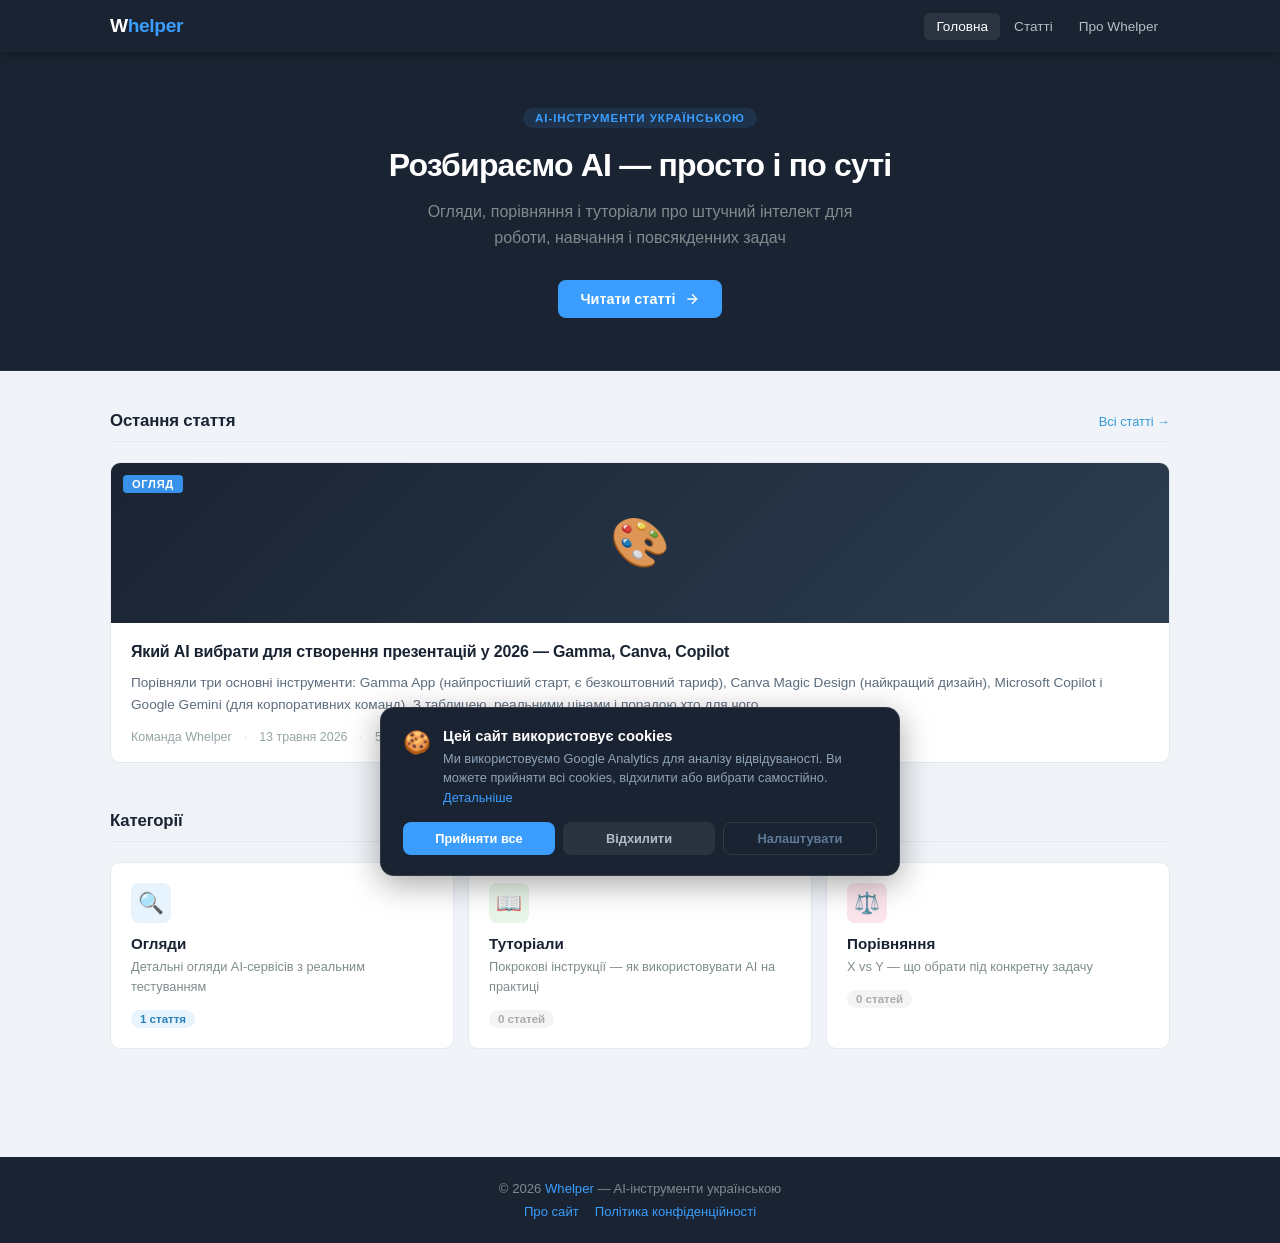
<file: index.html>
<!DOCTYPE html>
<html lang="uk">
<head>
  <meta charset="UTF-8">
  <meta name="viewport" content="width=device-width, initial-scale=1.0">

  <!-- ═══ SEO: Title & Meta ═══ -->
  <title>Whelper — AI-інструменти українською: огляди, туторіали, порівняння</title>
  <meta name="description" content="Whelper — сайт про штучний інтелект українською мовою. Огляди AI-сервісів, покрокові туторіали та порівняння інструментів для роботи і навчання у 2026 році.">

  <!-- ═══ SEO: Canonical ═══ -->
  <link rel="canonical" href="https://whelper.me">

  <!-- ═══ Open Graph ═══ -->
  <meta property="og:type" content="website">
  <meta property="og:title" content="Whelper — AI-інструменти українською">
  <meta property="og:description" content="Огляди AI-сервісів, покрокові туторіали та порівняння інструментів для роботи і навчання у 2026 році.">
  <meta property="og:url" content="https://whelper.me">
  <meta property="og:site_name" content="Whelper">
  <meta property="og:locale" content="uk_UA">

  <!-- ═══ Twitter Card ═══ -->
  <meta name="twitter:card" content="summary_large_image">
  <meta name="twitter:title" content="Whelper — AI-інструменти українською">
  <meta name="twitter:description" content="Огляди AI-сервісів, туторіали та порівняння для роботи і навчання.">
  <meta name="twitter:site" content="@whelper_ua">

  <!-- ═══ Schema Markup ═══ -->
  <script type="application/ld+json">
  {
    "@context": "https://schema.org",
    "@graph": [
      {
        "@type": "WebSite",
        "@id": "https://whelper.me#website",
        "name": "Whelper",
        "url": "https://whelper.me",
        "description": "AI-інструменти українською: огляди, туторіали, порівняння",
        "inLanguage": "uk",
        "publisher": {
          "@type": "Organization",
          "name": "Whelper",
          "url": "https://whelper.me"
        },
        "potentialAction": {
          "@type": "SearchAction",
          "target": {
            "@type": "EntryPoint",
            "urlTemplate": "https://whelper.me/articles?q={search_term_string}"
          },
          "query-input": "required name=search_term_string"
        }
      },
      {
        "@type": "ItemList",
        "name": "Останні статті Whelper",
        "itemListElement": [
          {
            "@type": "ListItem",
            "position": 1,
            "url": "https://whelper.me/articles/ai-presentations-2026",
            "name": "Який AI вибрати для створення презентацій у 2026"
          }
        ]
      },
      {
        "@type": "BreadcrumbList",
        "itemListElement": [
          {
            "@type": "ListItem",
            "position": 1,
            "name": "Головна",
            "item": "https://whelper.me"
          }
        ]
      }
    ]
  }
  </script>

  <style>
    *, *::before, *::after { box-sizing: border-box; margin: 0; padding: 0; }
    html { overflow-x: hidden; scroll-behavior: smooth; }
    body {
      font-family: 'Segoe UI', Tahoma, Geneva, Verdana, sans-serif;
      background: #f0f4f8;
      color: #333;
      overflow-x: hidden;
    }

    /* ─── Header ─── */
    .site-header {
      background: #1a2332;
      position: sticky;
      top: 0;
      z-index: 100;
      box-shadow: 0 2px 8px rgba(0,0,0,0.3);
      width: 100%;
    }
    .header-inner {
      max-width: 1100px;
      margin: 0 auto;
      padding: 0 20px;
      height: 52px;
      display: flex;
      align-items: center;
      justify-content: space-between;
      gap: 12px;
    }
    .site-logo {
      font-size: 1.2rem;
      font-weight: 700;
      color: #fff;
      text-decoration: none;
      letter-spacing: -0.02em;
      flex-shrink: 0;
    }
    .site-logo span { color: #3b9eff; }
    nav { display: flex; gap: 2px; }
    nav a {
      color: #b0bec5;
      text-decoration: none;
      font-size: 0.85rem;
      padding: 6px 12px;
      border-radius: 6px;
      white-space: nowrap;
      transition: color .2s, background .2s;
    }
    nav a:hover, nav a[aria-current="page"] { color: #fff; background: rgba(255,255,255,0.08); }

    /* ─── Hero ─── */
    .hero {
      background: #1a2332;
      padding: 56px 20px 52px;
      text-align: center;
      border-bottom: 1px solid rgba(255,255,255,0.06);
    }
    .hero-badge {
      display: inline-block;
      font-size: 0.72rem;
      font-weight: 600;
      letter-spacing: .08em;
      text-transform: uppercase;
      color: #3b9eff;
      background: rgba(59,158,255,0.12);
      padding: 4px 12px;
      border-radius: 20px;
      margin-bottom: 18px;
    }
    .hero h1 {
      font-size: 2rem;
      font-weight: 700;
      color: #fff;
      line-height: 1.22;
      letter-spacing: -0.025em;
      margin-bottom: 14px;
      max-width: 600px;
      margin-left: auto;
      margin-right: auto;
    }
    .hero p {
      font-size: 1rem;
      color: #7f8c8d;
      max-width: 440px;
      margin: 0 auto 28px;
      line-height: 1.65;
    }
    .hero-cta {
      display: inline-flex;
      align-items: center;
      gap: 8px;
      background: #3b9eff;
      color: #fff;
      font-size: 0.9rem;
      font-weight: 600;
      padding: 11px 22px;
      border-radius: 8px;
      text-decoration: none;
      transition: background .2s;
    }
    .hero-cta:hover { background: #2980d9; }

    /* ─── Page wrap ─── */
    .page-wrap {
      max-width: 1100px;
      margin: 0 auto;
      padding: 40px 20px 60px;
    }

    /* ─── Section header ─── */
    .section-header {
      display: flex;
      align-items: baseline;
      justify-content: space-between;
      margin-bottom: 20px;
      padding-bottom: 10px;
      border-bottom: 1px solid #e5e9ef;
    }
    .section-header h2 {
      font-size: 1.05rem;
      font-weight: 700;
      color: #1a2332;
      letter-spacing: -0.01em;
    }
    .see-all {
      font-size: 0.8rem;
      color: #3498db;
      text-decoration: none;
    }
    .see-all:hover { text-decoration: underline; }

    /* ─── Article card (featured) ─── */
    .article-card {
      background: #fff;
      border-radius: 10px;
      overflow: hidden;
      border: 1px solid #e5e9ef;
      transition: box-shadow .2s, border-color .2s;
      text-decoration: none;
      display: block;
      color: inherit;
    }
    .article-card:hover {
      box-shadow: 0 4px 20px rgba(0,0,0,0.08);
      border-color: #ccd5dd;
    }
    .card-thumb {
      height: 160px;
      background: linear-gradient(135deg, #1a2332 0%, #2c3e50 100%);
      display: flex;
      align-items: center;
      justify-content: center;
      position: relative;
      overflow: hidden;
    }
    .card-thumb-emoji { font-size: 3rem; opacity: .9; }
    .card-thumb-tag {
      position: absolute;
      top: 12px;
      left: 12px;
      font-size: 0.7rem;
      font-weight: 600;
      letter-spacing: .06em;
      text-transform: uppercase;
      background: rgba(59,158,255,0.9);
      color: #fff;
      padding: 3px 9px;
      border-radius: 4px;
    }
    .card-body { padding: 18px 20px; }
    .card-title {
      font-size: 1rem;
      font-weight: 700;
      color: #1a2332;
      line-height: 1.35;
      margin-bottom: 10px;
      letter-spacing: -0.01em;
    }
    .card-desc {
      font-size: 0.85rem;
      color: #5d6d7e;
      line-height: 1.6;
      margin-bottom: 14px;
    }
    .card-meta {
      display: flex;
      align-items: center;
      gap: 12px;
      font-size: 0.78rem;
      color: #95a5a6;
    }
    .card-meta-dot { opacity: .4; }

    /* ─── Categories ─── */
    .cats-grid {
      display: grid;
      grid-template-columns: repeat(3, 1fr);
      gap: 14px;
      margin-bottom: 48px;
    }
    .cat-card {
      background: #fff;
      border-radius: 10px;
      padding: 20px;
      border: 1px solid #e5e9ef;
      text-decoration: none;
      display: block;
      transition: box-shadow .2s, border-color .2s;
    }
    .cat-card:hover {
      box-shadow: 0 4px 16px rgba(0,0,0,0.07);
      border-color: #ccd5dd;
    }
    .cat-icon {
      width: 40px;
      height: 40px;
      border-radius: 8px;
      display: flex;
      align-items: center;
      justify-content: center;
      font-size: 1.3rem;
      margin-bottom: 12px;
    }
    .cat-card h3 {
      font-size: 0.95rem;
      font-weight: 700;
      color: #1a2332;
      margin-bottom: 5px;
    }
    .cat-card p {
      font-size: 0.8rem;
      color: #7f8c8d;
      line-height: 1.55;
      margin-bottom: 12px;
    }
    .cat-count {
      display: inline-block;
      font-size: 0.72rem;
      font-weight: 600;
      padding: 3px 9px;
      border-radius: 20px;
    }
    .cat-count.has-articles { background: #e8f4fd; color: #2980b9; }
    .cat-count.empty { background: #f4f4f4; color: #aaa; }

    /* ─── Section spacing ─── */
    .section { margin-bottom: 48px; }

    /* ─── Empty state ─── */
    .empty-state {
      background: #fff;
      border: 1px dashed #d5dde5;
      border-radius: 10px;
      padding: 36px 20px;
      text-align: center;
      color: #95a5a6;
      font-size: 0.85rem;
      line-height: 1.6;
    }
    .empty-state strong { display: block; color: #7f8c8d; font-size: 0.9rem; margin-bottom: 4px; }

    /* ─── Footer ─── */
    footer {
      background: #1a2332;
      color: #7f8c8d;
      text-align: center;
      padding: 24px 20px;
      font-size: 0.82rem;
    }
    footer a { color: #3b9eff; text-decoration: none; }
    footer a:hover { text-decoration: underline; }
    .footer-links { margin-top: 8px; display: flex; justify-content: center; gap: 16px; flex-wrap: wrap; }

    /* ─── Responsive ─── */
    @media (max-width: 860px) {
      .cats-grid { grid-template-columns: 1fr 1fr; }
    }
    @media (max-width: 600px) {
      .hero h1 { font-size: 1.5rem; }
      .hero { padding: 40px 16px 36px; }
      .page-wrap { padding: 28px 14px 48px; }
      nav a { padding: 6px 8px; font-size: 0.78rem; }
      .cats-grid { grid-template-columns: 1fr; }
    }
    @media (max-width: 380px) {
      nav a:last-child { display: none; }
    }
  </style>
</head>
<body>

<!-- ═══ Header ═══ -->
<header class="site-header" role="banner">
  <div class="header-inner">
    <a href="https://whelper.me" class="site-logo">W<span>helper</span></a>
    <nav aria-label="Основна навігація">
      <a href="https://whelper.me" aria-current="page">Головна</a>
      <a href="https://whelper.me/articles">Статті</a>
      <a href="https://whelper.me/about">Про Whelper</a>
    </nav>
  </div>
</header>

<!-- ═══ Hero ═══ -->
<section class="hero" aria-label="Про сайт">
  <div class="hero-badge">AI-інструменти українською</div>
  <h1>Розбираємо AI — просто і по суті</h1>
  <p>Огляди, порівняння і туторіали про штучний інтелект для роботи, навчання і повсякденних задач</p>
  <a href="https://whelper.me/articles" class="hero-cta">
    Читати статті
    <svg width="16" height="16" fill="none" stroke="currentColor" stroke-width="2" viewBox="0 0 24 24" aria-hidden="true"><path d="M5 12h14M12 5l7 7-7 7"/></svg>
  </a>
</section>

<!-- ═══ Main content ═══ -->
<main class="page-wrap" id="main-content">

  <!-- Остання стаття -->
  <section class="section" aria-labelledby="latest-heading">
    <div class="section-header">
      <h2 id="latest-heading">Остання стаття</h2>
      <a href="https://whelper.me/articles" class="see-all">Всі статті →</a>
    </div>

    <a href="https://whelper.me/articles/ai-presentations-2026"
       class="article-card"
       aria-label="Читати статтю: Який AI вибрати для створення презентацій у 2026">
      <div class="card-thumb">
        <div class="card-thumb-emoji" aria-hidden="true">🎨</div>
        <span class="card-thumb-tag">Огляд</span>
      </div>
      <div class="card-body">
        <div class="card-title">Який AI вибрати для створення презентацій у 2026 — Gamma, Canva, Copilot</div>
        <div class="card-desc">Порівняли три основні інструменти: Gamma App (найпростіший старт, є безкоштовний тариф), Canva Magic Design (найкращий дизайн), Microsoft Copilot і Google Gemini (для корпоративних команд). З таблицею, реальними цінами і порадою хто для чого.</div>
        <div class="card-meta">
          <span>Команда Whelper</span>
          <span class="card-meta-dot">·</span>
          <span>13 травня 2026</span>
          <span class="card-meta-dot">·</span>
          <span>5 хв читання</span>
        </div>
      </div>
    </a>
  </section>

  <!-- Категорії -->
  <section class="section" aria-labelledby="cats-heading">
    <div class="section-header">
      <h2 id="cats-heading">Категорії</h2>
    </div>

    <div class="cats-grid">
      <a href="https://whelper.me/articles?cat=ohlyady" class="cat-card">
        <div class="cat-icon" style="background:#e8f4fd;" aria-hidden="true">🔍</div>
        <h3>Огляди</h3>
        <p>Детальні огляди AI-сервісів з реальним тестуванням</p>
        <span class="cat-count has-articles">1 стаття</span>
      </a>

      <a href="https://whelper.me/articles?cat=tutorialy" class="cat-card">
        <div class="cat-icon" style="background:#e8f5e9;" aria-hidden="true">📖</div>
        <h3>Туторіали</h3>
        <p>Покрокові інструкції — як використовувати AI на практиці</p>
        <span class="cat-count empty">0 статей</span>
      </a>

      <a href="https://whelper.me/articles?cat=porivnyannya" class="cat-card">
        <div class="cat-icon" style="background:#fce4ec;" aria-hidden="true">⚖️</div>
        <h3>Порівняння</h3>
        <p>X vs Y — що обрати під конкретну задачу</p>
        <span class="cat-count empty">0 статей</span>
      </a>
    </div>
  </section>

</main>

<!-- ═══ Footer ═══ -->
<footer role="contentinfo">
  <p>© 2026 <a href="https://whelper.me">Whelper</a> — AI-інструменти українською</p>
  <div class="footer-links">
    <a href="https://whelper.me/about">Про сайт</a>
    <a href="https://whelper.me/privacy">Політика конфіденційності</a>
  </div>
</footer>

  <!-- ═══ coockie ═══ -->
  <link rel="stylesheet" href="/cookie-banner.css">
  <script src="/cookie-banner.js"></script>
  
</body>
</html>
</file>
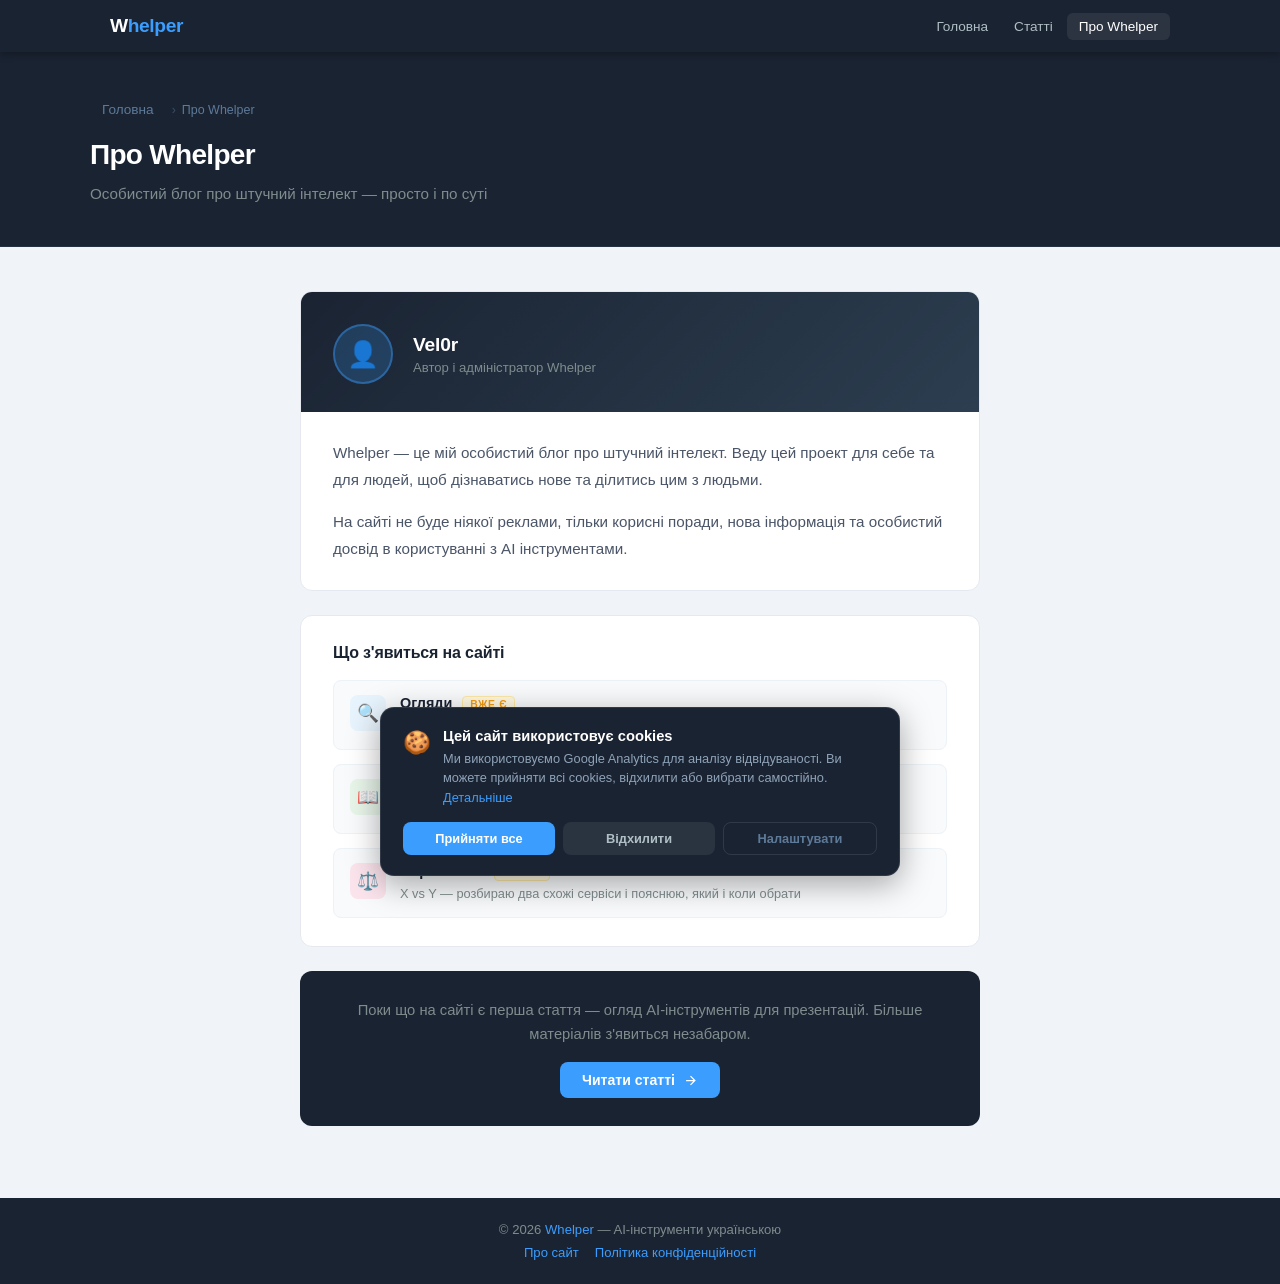
<file: about/index.html>
<!DOCTYPE html>
<html lang="uk">
<head>
  <meta charset="UTF-8">
  <meta name="viewport" content="width=device-width, initial-scale=1.0">

  <title>Про Whelper — AI-блог від Vel0r</title>
  <meta name="description" content="Whelper — особистий блог про штучний інтелект. Огляди, туторіали та порівняння AI-інструментів від Vel0r.">

  <link rel="canonical" href="https://whelper.me/about/">

  <meta property="og:type" content="website">
  <meta property="og:title" content="Про Whelper — AI-блог від Vel0r">
  <meta property="og:description" content="Особистий блог про штучний інтелект: огляди, туторіали та порівняння AI-інструментів.">
  <meta property="og:url" content="https://whelper.me/about">
  <meta property="og:site_name" content="Whelper">

  <meta name="twitter:card" content="summary_large_image">
  <meta name="twitter:title" content="Про Whelper | Vel0r">
  <meta name="twitter:site" content="@whelper_ua">

  <script type="application/ld+json">
  {
    "@context": "https://schema.org",
    "@graph": [
      {
        "@type": "AboutPage",
        "@id": "https://whelper.me/about#page",
        "name": "Про Whelper",
        "url": "https://whelper.me/about",
        "inLanguage": "uk",
        "isPartOf": { "@id": "https://whelper.me#website" }
      },
      {
        "@type": "BreadcrumbList",
        "itemListElement": [
          { "@type": "ListItem", "position": 1, "name": "Головна", "item": "https://whelper.me" },
          { "@type": "ListItem", "position": 2, "name": "Про Whelper", "item": "https://whelper.me/about" }
        ]
      }
    ]
  }
  </script>

  <style>
    *, *::before, *::after { box-sizing: border-box; margin: 0; padding: 0; }
    html { overflow-x: hidden; scroll-behavior: smooth; }
    body {
      font-family: 'Segoe UI', Tahoma, Geneva, Verdana, sans-serif;
      background: #f0f4f8;
      color: #333;
      overflow-x: hidden;
    }

    /* ─── Header ─── */
    .site-header {
      background: #1a2332;
      position: sticky;
      top: 0;
      z-index: 100;
      box-shadow: 0 2px 8px rgba(0,0,0,0.3);
      width: 100%;
    }
    .header-inner {
      max-width: 1100px;
      margin: 0 auto;
      padding: 0 20px;
      height: 52px;
      display: flex;
      align-items: center;
      justify-content: space-between;
      gap: 12px;
    }
    .site-logo {
      font-size: 1.2rem;
      font-weight: 700;
      color: #fff;
      text-decoration: none;
      letter-spacing: -0.02em;
      flex-shrink: 0;
    }
    .site-logo span { color: #3b9eff; }
    nav { display: flex; gap: 2px; }
    nav a {
      color: #b0bec5;
      text-decoration: none;
      font-size: 0.85rem;
      padding: 6px 12px;
      border-radius: 6px;
      white-space: nowrap;
      transition: color .2s, background .2s;
    }
    nav a:hover, nav a[aria-current="page"] { color: #fff; background: rgba(255,255,255,0.08); }

    /* ─── Page hero ─── */
    .page-hero {
      background: #1a2332;
      padding: 44px 20px 40px;
      border-bottom: 1px solid rgba(255,255,255,0.06);
    }
    .page-hero-inner { max-width: 1100px; margin: 0 auto; }
    .breadcrumb {
      display: flex;
      align-items: center;
      gap: 6px;
      font-size: 0.78rem;
      color: #5d7a99;
      margin-bottom: 16px;
    }
    .breadcrumb a { color: #5d7a99; text-decoration: none; }
    .breadcrumb a:hover { color: #3b9eff; }
    .breadcrumb-sep { opacity: .5; }
    .page-hero h1 {
      font-size: 1.75rem;
      font-weight: 700;
      color: #fff;
      letter-spacing: -0.025em;
      margin-bottom: 10px;
    }
    .page-hero p {
      font-size: 0.95rem;
      color: #7f8c8d;
      max-width: 480px;
      line-height: 1.65;
    }

    /* ─── Page wrap ─── */
    .page-wrap {
      max-width: 720px;
      margin: 0 auto;
      padding: 44px 20px 72px;
    }

    /* ─── About card ─── */
    .about-card {
      background: #fff;
      border-radius: 12px;
      border: 1px solid #e5e9ef;
      overflow: hidden;
      margin-bottom: 24px;
    }
    .about-card-header {
      background: linear-gradient(135deg, #1a2332 0%, #2c3e50 100%);
      padding: 32px 32px 28px;
      display: flex;
      align-items: center;
      gap: 20px;
    }
    .avatar {
      width: 60px;
      height: 60px;
      border-radius: 50%;
      background: rgba(59,158,255,0.2);
      border: 2px solid rgba(59,158,255,0.4);
      display: flex;
      align-items: center;
      justify-content: center;
      font-size: 1.6rem;
      flex-shrink: 0;
    }
    .author-info h2 {
      font-size: 1.2rem;
      font-weight: 700;
      color: #fff;
      letter-spacing: -0.01em;
      margin-bottom: 4px;
    }
    .author-info p {
      font-size: 0.82rem;
      color: #7f8c8d;
    }
    .about-card-body { padding: 28px 32px; }
    .about-card-body p {
      font-size: 0.95rem;
      color: #4a5568;
      line-height: 1.75;
      margin-bottom: 16px;
    }
    .about-card-body p:last-child { margin-bottom: 0; }

    /* ─── What's coming ─── */
    .coming-card {
      background: #fff;
      border-radius: 12px;
      border: 1px solid #e5e9ef;
      padding: 28px 32px;
      margin-bottom: 24px;
    }
    .coming-card h3 {
      font-size: 1rem;
      font-weight: 700;
      color: #1a2332;
      margin-bottom: 18px;
      letter-spacing: -0.01em;
    }
    .coming-list {
      display: flex;
      flex-direction: column;
      gap: 14px;
    }
    .coming-item {
      display: flex;
      align-items: flex-start;
      gap: 14px;
      padding: 14px 16px;
      background: #f8fafc;
      border-radius: 8px;
      border: 1px solid #edf2f7;
    }
    .coming-icon {
      width: 36px;
      height: 36px;
      border-radius: 8px;
      display: flex;
      align-items: center;
      justify-content: center;
      font-size: 1.1rem;
      flex-shrink: 0;
    }
    .coming-item-text h4 {
      font-size: 0.9rem;
      font-weight: 700;
      color: #1a2332;
      margin-bottom: 3px;
    }
    .coming-item-text p {
      font-size: 0.8rem;
      color: #7f8c8d;
      line-height: 1.5;
    }
    .soon-badge {
      display: inline-block;
      font-size: 0.65rem;
      font-weight: 600;
      letter-spacing: .06em;
      text-transform: uppercase;
      background: #fff8e1;
      color: #f39c12;
      border: 1px solid #fdeaa7;
      padding: 2px 7px;
      border-radius: 4px;
      margin-left: 6px;
      vertical-align: middle;
    }

    /* ─── CTA ─── */
    .cta-card {
      background: #1a2332;
      border-radius: 12px;
      padding: 28px 32px;
      text-align: center;
    }
    .cta-card p {
      font-size: 0.92rem;
      color: #7f8c8d;
      margin-bottom: 16px;
      line-height: 1.6;
    }
    .cta-btn {
      display: inline-flex;
      align-items: center;
      gap: 8px;
      background: #3b9eff;
      color: #fff;
      font-size: 0.88rem;
      font-weight: 600;
      padding: 10px 22px;
      border-radius: 8px;
      text-decoration: none;
      transition: background .2s;
    }
    .cta-btn:hover { background: #2980d9; }

    /* ─── Footer ─── */
    footer {
      background: #1a2332;
      color: #7f8c8d;
      text-align: center;
      padding: 24px 20px;
      font-size: 0.82rem;
    }
    footer a { color: #3b9eff; text-decoration: none; }
    footer a:hover { text-decoration: underline; }
    .footer-links { margin-top: 8px; display: flex; justify-content: center; gap: 16px; flex-wrap: wrap; }

    /* ─── Responsive ─── */
    @media (max-width: 600px) {
      .page-hero h1 { font-size: 1.35rem; }
      .page-hero { padding: 32px 16px 28px; }
      .page-wrap { padding: 24px 14px 48px; }
      nav a { padding: 6px 8px; font-size: 0.78rem; }
      .about-card-header { padding: 24px 20px; flex-direction: column; align-items: flex-start; gap: 14px; }
      .about-card-body { padding: 20px; }
      .coming-card { padding: 20px; }
      .cta-card { padding: 22px 20px; }
    }
    @media (max-width: 380px) {
      nav a:last-child { display: none; }
    }
  </style>
</head>
<body>

<!-- ═══ Header ═══ -->
<header class="site-header" role="banner">
  <div class="header-inner">
    <a href="https://whelper.me" class="site-logo">W<span>helper</span></a>
    <nav aria-label="Основна навігація">
      <a href="https://whelper.me">Головна</a>
      <a href="https://whelper.me/articles">Статті</a>
      <a href="https://whelper.me/about" aria-current="page">Про Whelper</a>
    </nav>
  </div>
</header>

<!-- ═══ Page hero ═══ -->
<div class="page-hero">
  <div class="page-hero-inner">
    <nav class="breadcrumb" aria-label="Хлібні крихти">
      <a href="https://whelper.me">Головна</a>
      <span class="breadcrumb-sep" aria-hidden="true">›</span>
      <span aria-current="page">Про Whelper</span>
    </nav>
    <h1>Про Whelper</h1>
    <p>Особистий блог про штучний інтелект — просто і по суті</p>
  </div>
</div>

<!-- ═══ Main content ═══ -->
<main class="page-wrap" id="main-content">

  <!-- Про автора -->
  <div class="about-card">
    <div class="about-card-header">
      <div class="avatar" aria-hidden="true">👤</div>
      <div class="author-info">
        <h2>Vel0r</h2>
        <p>Автор і адміністратор Whelper</p>
      </div>
    </div>
    <div class="about-card-body">
      <p>Whelper — це мій особистий блог про штучний інтелект. Веду цей проект для себе та для людей, щоб дізнаватись нове та ділитись цим з людьми.</p>
      <p>На сайті не буде ніякої реклами, тільки корисні поради, нова інформація та особистий досвід в користуванні з AI інструментами.</p>
    </div>
  </div>

  <!-- Що буде на сайті -->
  <div class="coming-card">
    <h3>Що з'явиться на сайті</h3>
    <div class="coming-list">

      <div class="coming-item">
        <div class="coming-icon" style="background:#e8f4fd;" aria-hidden="true">🔍</div>
        <div class="coming-item-text">
          <h4>Огляди <span class="soon-badge">Вже є</span></h4>
          <p>Детальне тестування AI-сервісів — що вміють, скільки коштують, кому підійдуть</p>
        </div>
      </div>

      <div class="coming-item">
        <div class="coming-icon" style="background:#e8f5e9;" aria-hidden="true">📖</div>
        <div class="coming-item-text">
          <h4>Туторіали <span class="soon-badge">Скоро</span></h4>
          <p>Покрокові інструкції — як налаштувати і використовувати конкретний інструмент</p>
        </div>
      </div>

      <div class="coming-item">
        <div class="coming-icon" style="background:#fce4ec;" aria-hidden="true">⚖️</div>
        <div class="coming-item-text">
          <h4>Порівняння <span class="soon-badge">Скоро</span></h4>
          <p>X vs Y — розбираю два схожі сервіси і пояснюю, який і коли обрати</p>
        </div>
      </div>

    </div>
  </div>

  <!-- CTA -->
  <div class="cta-card">
    <p>Поки що на сайті є перша стаття — огляд AI-інструментів для презентацій. Більше матеріалів з'явиться незабаром.</p>
    <a href="https://whelper.me/articles" class="cta-btn">
      Читати статті
      <svg width="15" height="15" fill="none" stroke="currentColor" stroke-width="2" viewBox="0 0 24 24" aria-hidden="true"><path d="M5 12h14M12 5l7 7-7 7"/></svg>
    </a>
  </div>

</main>

<!-- ═══ Footer ═══ -->
<footer role="contentinfo">
  <p>© 2026 <a href="https://whelper.me">Whelper</a> — AI-інструменти українською</p>
  <div class="footer-links">
    <a href="https://whelper.me/about">Про сайт</a>
    <a href="https://whelper.me/privacy">Політика конфіденційності</a>
  </div>
</footer>

 <!-- ═══ coockie ═══ -->
  <link rel="stylesheet" href="/cookie-banner.css">
  <script src="/cookie-banner.js"></script>
  
</body>
</html>
</file>
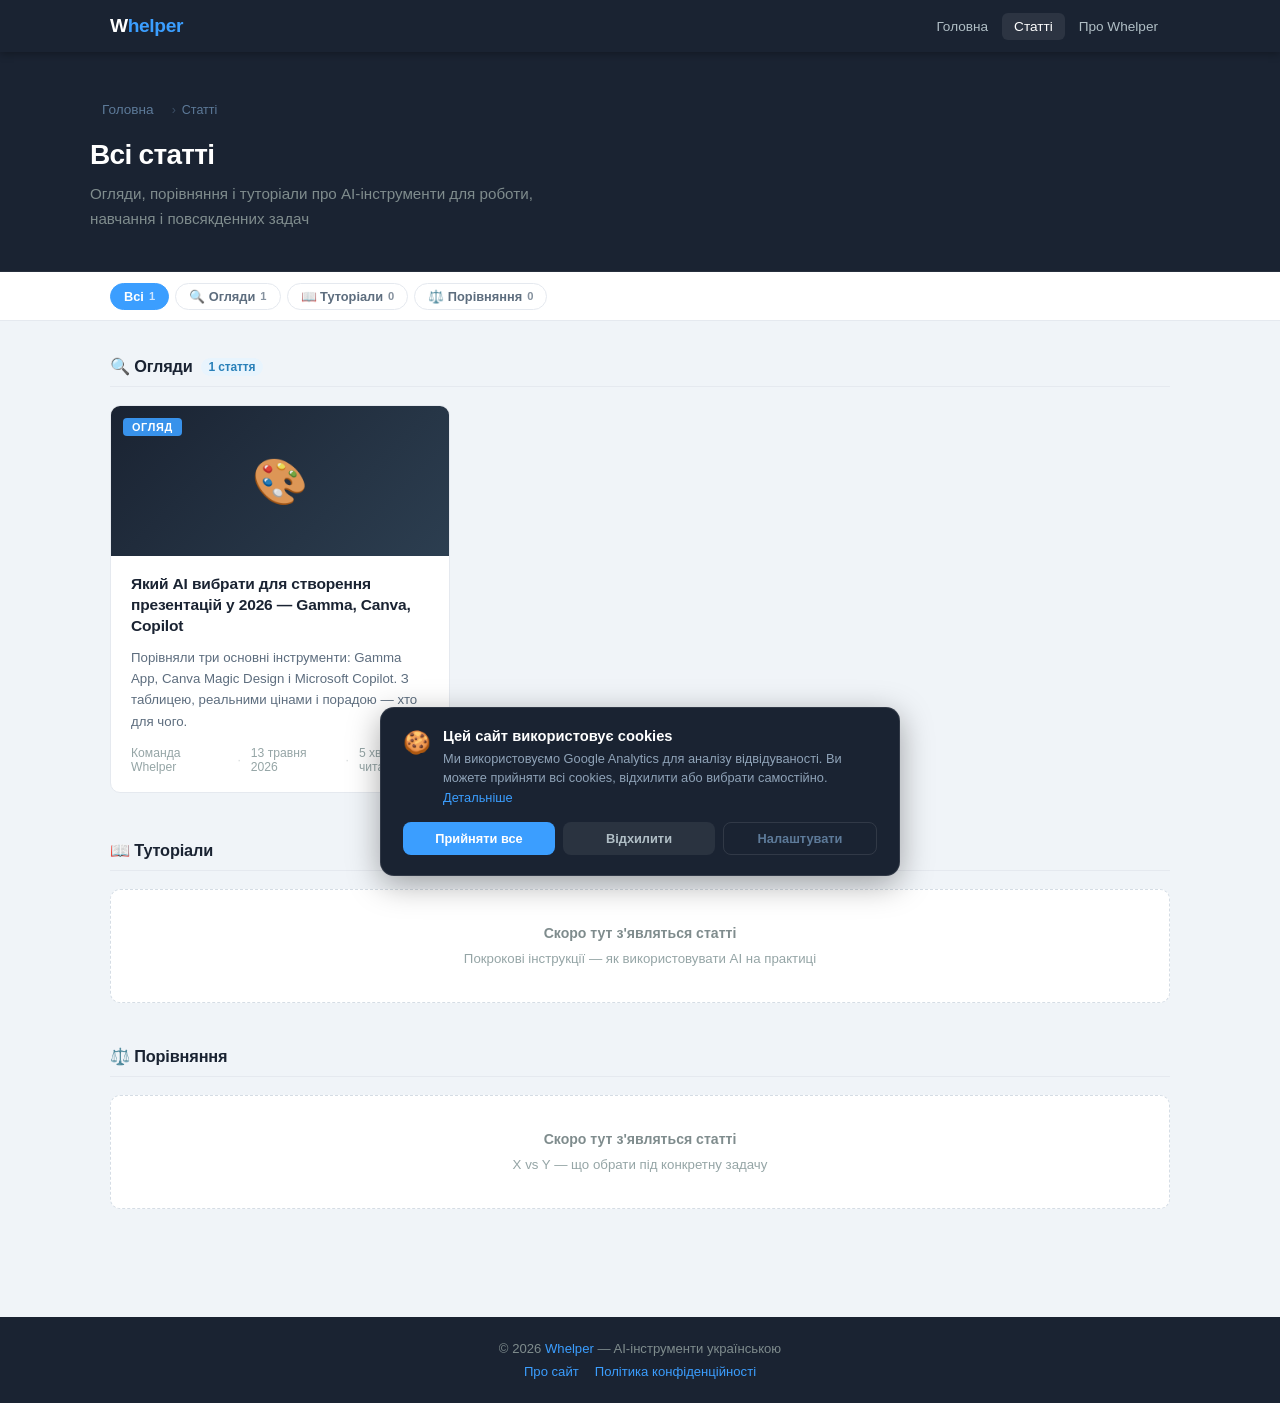
<file: articles/index.html>
<!DOCTYPE html>
<html lang="uk">
<head>
  <meta charset="UTF-8">
  <meta name="viewport" content="width=device-width, initial-scale=1.0">

  <title>Статті про AI — огляди, туторіали, порівняння | Whelper</title>
  <meta name="description" content="Всі статті Whelper про штучний інтелект: огляди AI-сервісів, покрокові туторіали та порівняння інструментів для роботи і навчання у 2026 році.">

  <link rel="canonical" href="https://whelper.me/articles/">

  <meta property="og:type" content="website">
  <meta property="og:title" content="Статті про AI — Whelper">
  <meta property="og:description" content="Огляди AI-сервісів, покрокові туторіали та порівняння інструментів для роботи і навчання у 2026 році.">
  <meta property="og:url" content="https://whelper.me/articles">
  <meta property="og:site_name" content="Whelper">
  <meta property="og:locale" content="uk_UA">

  <meta name="twitter:card" content="summary_large_image">
  <meta name="twitter:title" content="Статті про AI | Whelper">
  <meta name="twitter:description" content="Огляди AI-сервісів, туторіали та порівняння для роботи і навчання.">
  <meta name="twitter:site" content="@whelper_ua">

  <script type="application/ld+json">
  {
    "@context": "https://schema.org",
    "@graph": [
      {
        "@type": "CollectionPage",
        "@id": "https://whelper.me/articles#page",
        "name": "Статті про AI — Whelper",
        "url": "https://whelper.me/articles",
        "description": "Огляди AI-сервісів, покрокові туторіали та порівняння інструментів",
        "inLanguage": "uk",
        "isPartOf": { "@id": "https://whelper.me#website" }
      },
      {
        "@type": "BreadcrumbList",
        "itemListElement": [
          { "@type": "ListItem", "position": 1, "name": "Головна", "item": "https://whelper.me" },
          { "@type": "ListItem", "position": 2, "name": "Статті", "item": "https://whelper.me/articles" }
        ]
      }
    ]
  }
  </script>

  <style>
    *, *::before, *::after { box-sizing: border-box; margin: 0; padding: 0; }
    html { overflow-x: hidden; scroll-behavior: smooth; }
    body {
      font-family: 'Segoe UI', Tahoma, Geneva, Verdana, sans-serif;
      background: #f0f4f8;
      color: #333;
      overflow-x: hidden;
    }

    /* ─── Header ─── */
    .site-header {
      background: #1a2332;
      position: sticky;
      top: 0;
      z-index: 100;
      box-shadow: 0 2px 8px rgba(0,0,0,0.3);
      width: 100%;
    }
    .header-inner {
      max-width: 1100px;
      margin: 0 auto;
      padding: 0 20px;
      height: 52px;
      display: flex;
      align-items: center;
      justify-content: space-between;
      gap: 12px;
    }
    .site-logo {
      font-size: 1.2rem;
      font-weight: 700;
      color: #fff;
      text-decoration: none;
      letter-spacing: -0.02em;
      flex-shrink: 0;
    }
    .site-logo span { color: #3b9eff; }
    nav { display: flex; gap: 2px; }
    nav a {
      color: #b0bec5;
      text-decoration: none;
      font-size: 0.85rem;
      padding: 6px 12px;
      border-radius: 6px;
      white-space: nowrap;
      transition: color .2s, background .2s;
    }
    nav a:hover, nav a[aria-current="page"] { color: #fff; background: rgba(255,255,255,0.08); }

    /* ─── Page hero ─── */
    .page-hero {
      background: #1a2332;
      padding: 44px 20px 40px;
      border-bottom: 1px solid rgba(255,255,255,0.06);
    }
    .page-hero-inner {
      max-width: 1100px;
      margin: 0 auto;
    }
    .breadcrumb {
      display: flex;
      align-items: center;
      gap: 6px;
      font-size: 0.78rem;
      color: #5d7a99;
      margin-bottom: 16px;
    }
    .breadcrumb a { color: #5d7a99; text-decoration: none; }
    .breadcrumb a:hover { color: #3b9eff; }
    .breadcrumb-sep { opacity: .5; }
    .page-hero h1 {
      font-size: 1.75rem;
      font-weight: 700;
      color: #fff;
      letter-spacing: -0.025em;
      margin-bottom: 10px;
    }
    .page-hero p {
      font-size: 0.95rem;
      color: #7f8c8d;
      max-width: 480px;
      line-height: 1.65;
    }

    /* ─── Filters ─── */
    .filters-bar {
      background: #fff;
      border-bottom: 1px solid #e5e9ef;
    }
    .filters-inner {
      max-width: 1100px;
      margin: 0 auto;
      padding: 0 20px;
      display: flex;
      align-items: center;
      gap: 6px;
      height: 48px;
      overflow-x: auto;
    }
    .filter-btn {
      display: inline-flex;
      align-items: center;
      gap: 5px;
      font-size: 0.8rem;
      font-weight: 600;
      padding: 5px 13px;
      border-radius: 20px;
      border: 1px solid #e5e9ef;
      background: transparent;
      color: #5d6d7e;
      cursor: pointer;
      white-space: nowrap;
      transition: all .18s;
    }
    .filter-btn:hover { border-color: #3b9eff; color: #3b9eff; }
    .filter-btn.active { background: #3b9eff; border-color: #3b9eff; color: #fff; }
    .filter-count {
      font-size: 0.7rem;
      opacity: .75;
    }

    /* ─── Page wrap ─── */
    .page-wrap {
      max-width: 1100px;
      margin: 0 auto;
      padding: 36px 20px 64px;
    }

    /* ─── Articles grid ─── */
    .articles-grid {
      display: grid;
      grid-template-columns: repeat(3, 1fr);
      gap: 20px;
      margin-bottom: 48px;
    }

    /* ─── Article card ─── */
    .article-card {
      background: #fff;
      border-radius: 10px;
      overflow: hidden;
      border: 1px solid #e5e9ef;
      transition: box-shadow .2s, border-color .2s, transform .2s;
      text-decoration: none;
      display: flex;
      flex-direction: column;
      color: inherit;
    }
    .article-card:hover {
      box-shadow: 0 6px 24px rgba(0,0,0,0.09);
      border-color: #ccd5dd;
      transform: translateY(-2px);
    }
    .card-thumb {
      height: 150px;
      background: linear-gradient(135deg, #1a2332 0%, #2c3e50 100%);
      display: flex;
      align-items: center;
      justify-content: center;
      position: relative;
      overflow: hidden;
      flex-shrink: 0;
    }
    .card-thumb-emoji { font-size: 2.8rem; opacity: .9; }
    .card-thumb-tag {
      position: absolute;
      top: 12px;
      left: 12px;
      font-size: 0.68rem;
      font-weight: 600;
      letter-spacing: .06em;
      text-transform: uppercase;
      background: rgba(59,158,255,0.9);
      color: #fff;
      padding: 3px 9px;
      border-radius: 4px;
    }
    .card-body {
      padding: 18px 20px;
      display: flex;
      flex-direction: column;
      flex: 1;
    }
    .card-title {
      font-size: 0.97rem;
      font-weight: 700;
      color: #1a2332;
      line-height: 1.35;
      margin-bottom: 10px;
      letter-spacing: -0.01em;
    }
    .card-desc {
      font-size: 0.83rem;
      color: #5d6d7e;
      line-height: 1.6;
      margin-bottom: 14px;
      flex: 1;
    }
    .card-meta {
      display: flex;
      align-items: center;
      gap: 10px;
      font-size: 0.76rem;
      color: #95a5a6;
      margin-top: auto;
    }
    .card-meta-dot { opacity: .4; }

    /* ─── Empty category cards ─── */
    .empty-cat {
      background: #fff;
      border: 1px dashed #d5dde5;
      border-radius: 10px;
      padding: 32px 20px;
      text-align: center;
      color: #95a5a6;
      font-size: 0.83rem;
      line-height: 1.6;
    }
    .empty-cat strong { display: block; color: #7f8c8d; font-size: 0.88rem; margin-bottom: 4px; }

    /* ─── Section header ─── */
    .section-header {
      display: flex;
      align-items: baseline;
      justify-content: space-between;
      margin-bottom: 18px;
      padding-bottom: 10px;
      border-bottom: 1px solid #e5e9ef;
    }
    .section-header h2 {
      font-size: 1.02rem;
      font-weight: 700;
      color: #1a2332;
      letter-spacing: -0.01em;
      display: flex;
      align-items: center;
      gap: 8px;
    }
    .section-count {
      font-size: 0.75rem;
      font-weight: 600;
      background: #e8f4fd;
      color: #2980b9;
      padding: 2px 8px;
      border-radius: 12px;
    }

    .section { margin-bottom: 44px; }

    /* ─── Footer ─── */
    footer {
      background: #1a2332;
      color: #7f8c8d;
      text-align: center;
      padding: 24px 20px;
      font-size: 0.82rem;
    }
    footer a { color: #3b9eff; text-decoration: none; }
    footer a:hover { text-decoration: underline; }
    .footer-links { margin-top: 8px; display: flex; justify-content: center; gap: 16px; flex-wrap: wrap; }

    /* ─── Responsive ─── */
    @media (max-width: 860px) {
      .articles-grid { grid-template-columns: 1fr 1fr; }
    }
    @media (max-width: 600px) {
      .page-hero h1 { font-size: 1.35rem; }
      .page-hero { padding: 32px 16px 28px; }
      .page-wrap { padding: 24px 14px 48px; }
      nav a { padding: 6px 8px; font-size: 0.78rem; }
      .articles-grid { grid-template-columns: 1fr; }
    }
    @media (max-width: 380px) {
      nav a:last-child { display: none; }
    }
  </style>
</head>
<body>

<!-- ═══ Header ═══ -->
<header class="site-header" role="banner">
  <div class="header-inner">
    <a href="https://whelper.me" class="site-logo">W<span>helper</span></a>
    <nav aria-label="Основна навігація">
      <a href="https://whelper.me">Головна</a>
      <a href="https://whelper.me/articles" aria-current="page">Статті</a>
      <a href="https://whelper.me/about">Про Whelper</a>
    </nav>
  </div>
</header>

<!-- ═══ Page hero ═══ -->
<div class="page-hero">
  <div class="page-hero-inner">
    <nav class="breadcrumb" aria-label="Хлібні крихти">
      <a href="https://whelper.me">Головна</a>
      <span class="breadcrumb-sep" aria-hidden="true">›</span>
      <span aria-current="page">Статті</span>
    </nav>
    <h1>Всі статті</h1>
    <p>Огляди, порівняння і туторіали про AI-інструменти для роботи, навчання і повсякденних задач</p>
  </div>
</div>

<!-- ═══ Filters ═══ -->
<div class="filters-bar" role="navigation" aria-label="Фільтр за категоріями">
  <div class="filters-inner">
    <button class="filter-btn active" data-cat="all">Всі <span class="filter-count">1</span></button>
    <button class="filter-btn" data-cat="ohlyady">🔍 Огляди <span class="filter-count">1</span></button>
    <button class="filter-btn" data-cat="tutorialy">📖 Туторіали <span class="filter-count">0</span></button>
    <button class="filter-btn" data-cat="porivnyannya">⚖️ Порівняння <span class="filter-count">0</span></button>
  </div>
</div>

<!-- ═══ Main content ═══ -->
<main class="page-wrap" id="main-content">

  <!-- Огляди -->
  <section class="section" id="ohlyady" aria-labelledby="ohlyady-heading">
    <div class="section-header">
      <h2 id="ohlyady-heading">
        🔍 Огляди
        <span class="section-count">1 стаття</span>
      </h2>
    </div>
    <div class="articles-grid">
      <a href="https://whelper.me/articles/ai-presentations-2026"
         class="article-card"
         data-cat="ohlyady"
         aria-label="Читати статтю: Який AI вибрати для створення презентацій у 2026">
        <div class="card-thumb">
          <div class="card-thumb-emoji" aria-hidden="true">🎨</div>
          <span class="card-thumb-tag">Огляд</span>
        </div>
        <div class="card-body">
          <div class="card-title">Який AI вибрати для створення презентацій у 2026 — Gamma, Canva, Copilot</div>
          <div class="card-desc">Порівняли три основні інструменти: Gamma App, Canva Magic Design і Microsoft Copilot. З таблицею, реальними цінами і порадою — хто для чого.</div>
          <div class="card-meta">
            <span>Команда Whelper</span>
            <span class="card-meta-dot">·</span>
            <span>13 травня 2026</span>
            <span class="card-meta-dot">·</span>
            <span>5 хв читання</span>
          </div>
        </div>
      </a>
    </div>
  </section>

  <!-- Туторіали -->
  <section class="section" id="tutorialy" aria-labelledby="tutorialy-heading">
    <div class="section-header">
      <h2 id="tutorialy-heading">📖 Туторіали</h2>
    </div>
    <div class="empty-cat">
      <strong>Скоро тут з'являться статті</strong>
      Покрокові інструкції — як використовувати AI на практиці
    </div>
  </section>

  <!-- Порівняння -->
  <section class="section" id="porivnyannya" aria-labelledby="porivnyannya-heading">
    <div class="section-header">
      <h2 id="porivnyannya-heading">⚖️ Порівняння</h2>
    </div>
    <div class="empty-cat">
      <strong>Скоро тут з'являться статті</strong>
      X vs Y — що обрати під конкретну задачу
    </div>
  </section>

</main>

<!-- ═══ Footer ═══ -->
<footer role="contentinfo">
  <p>© 2026 <a href="https://whelper.me">Whelper</a> — AI-інструменти українською</p>
  <div class="footer-links">
    <a href="https://whelper.me/about">Про сайт</a>
    <a href="https://whelper.me/privacy">Політика конфіденційності</a>
  </div>
</footer>

<script>
  // ─── Filter buttons ───
const filterBtns = document.querySelectorAll('.filter-btn');
const sections = document.querySelectorAll('.section');

function applyFilter(cat) {
  filterBtns.forEach(function(b) { b.classList.remove('active'); });
  document.querySelector('[data-cat="' + cat + '"]').classList.add('active');
  sections.forEach(function(sec) {
    sec.style.display = (cat === 'all' || sec.id === cat) ? '' : 'none';
  });
  // Оновлюємо URL без перезавантаження
  const newUrl = cat === 'all'
    ? window.location.pathname
    : window.location.pathname + '?cat=' + cat;
  history.pushState({ cat: cat }, '', newUrl);
}

// Зчитуємо параметр з URL
const params = new URLSearchParams(window.location.search);
const catParam = params.get('cat');
if (catParam) {
  applyFilter(catParam);
}

// Кнопки-фільтри
filterBtns.forEach(function(btn) {
  btn.addEventListener('click', function() {
    applyFilter(this.getAttribute('data-cat'));
  });
});
</script>

 <!-- ═══ coockie ═══ -->
  <link rel="stylesheet" href="/cookie-banner.css">
  <script src="/cookie-banner.js"></script>
  
</body>
</html>
</file>
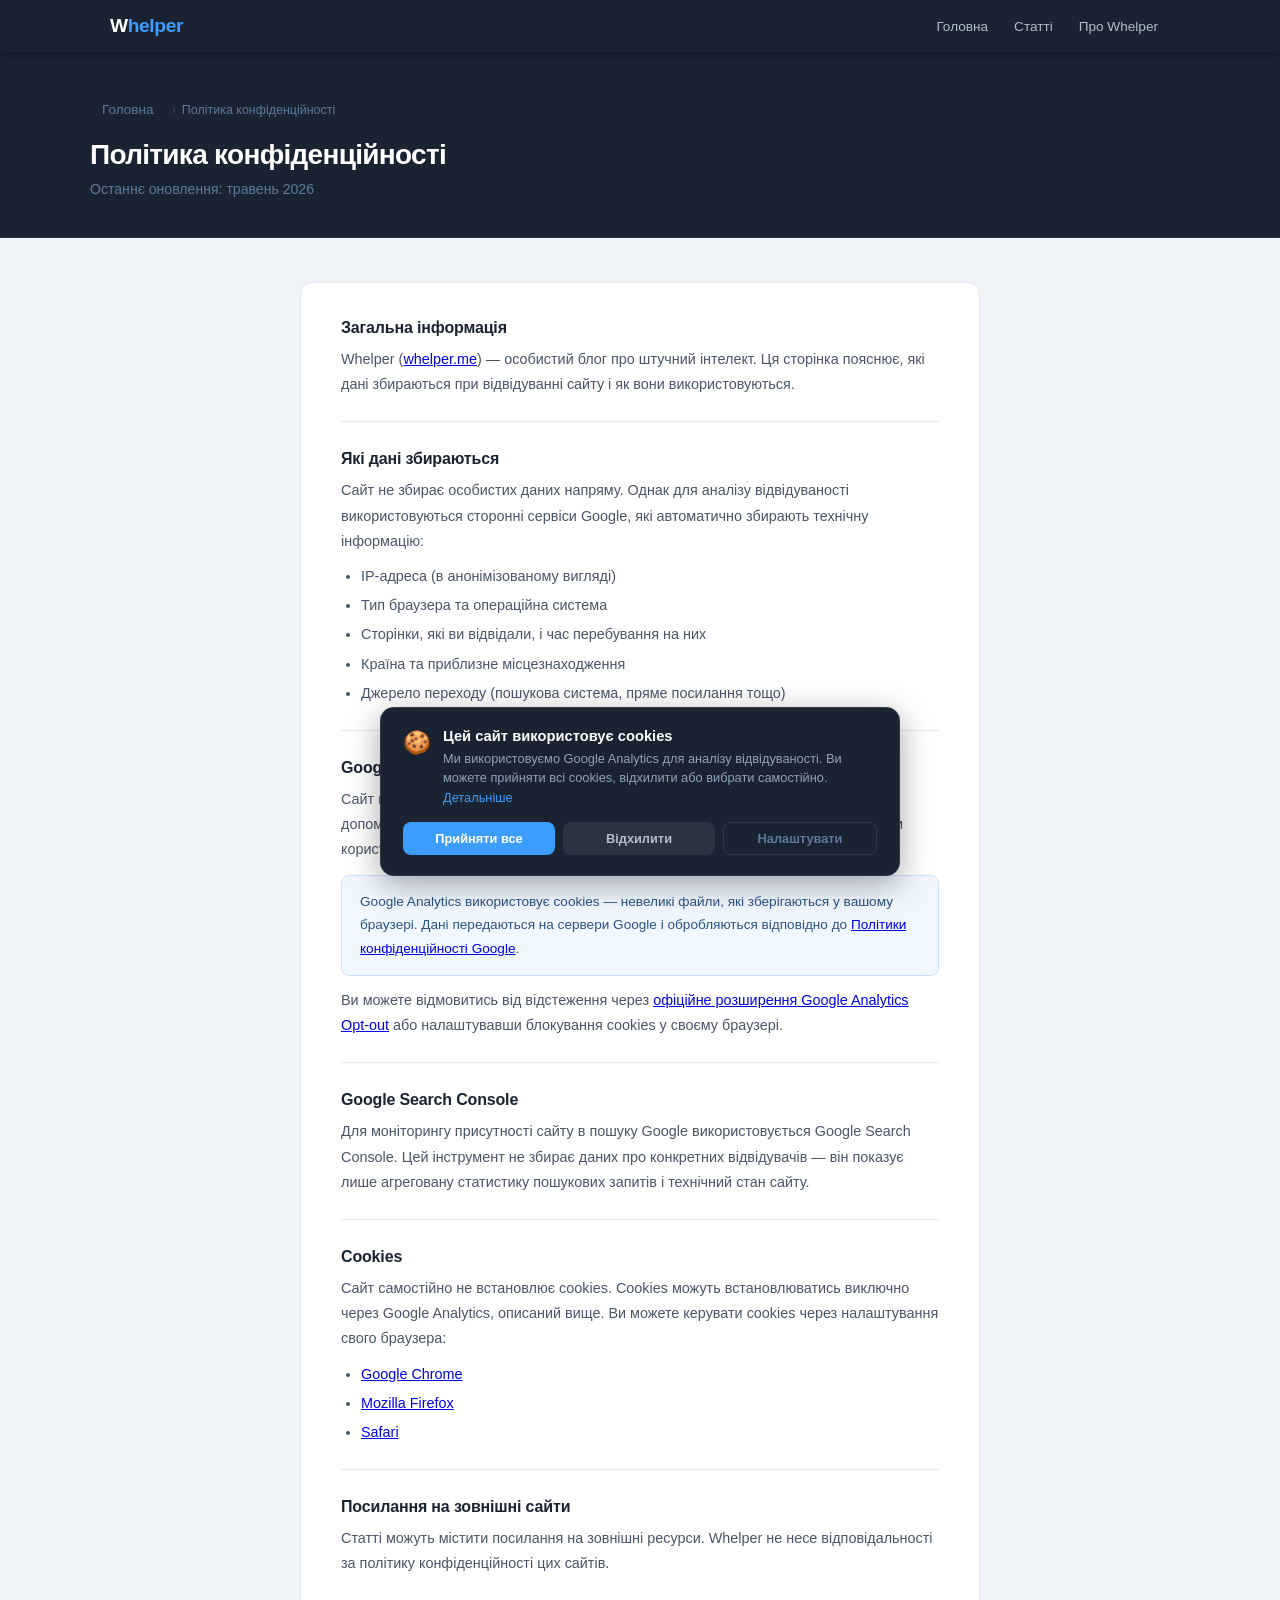
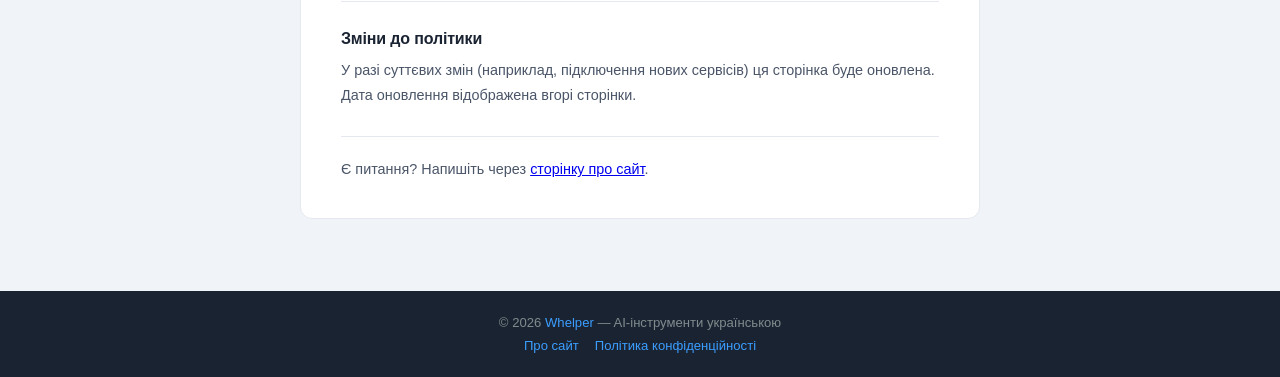
<file: privacy/index.html>
<!DOCTYPE html>
<html lang="uk">
<head>
  <meta charset="UTF-8">
  <meta name="viewport" content="width=device-width, initial-scale=1.0">

  <title>Політика конфіденційності — Whelper</title>
  <meta name="description" content="Політика конфіденційності сайту Whelper. Інформація про використання cookies та Google Analytics.">
  <meta name="robots" content="noindex, follow">

  <link rel="canonical" href="https://whelper.me/privacy/">

  <style>
    *, *::before, *::after { box-sizing: border-box; margin: 0; padding: 0; }
    html { overflow-x: hidden; scroll-behavior: smooth; }
    body {
      font-family: 'Segoe UI', Tahoma, Geneva, Verdana, sans-serif;
      background: #f0f4f8;
      color: #333;
      overflow-x: hidden;
    }

    /* ─── Header ─── */
    .site-header {
      background: #1a2332;
      position: sticky;
      top: 0;
      z-index: 100;
      box-shadow: 0 2px 8px rgba(0,0,0,0.3);
      width: 100%;
    }
    .header-inner {
      max-width: 1100px;
      margin: 0 auto;
      padding: 0 20px;
      height: 52px;
      display: flex;
      align-items: center;
      justify-content: space-between;
      gap: 12px;
    }
    .site-logo {
      font-size: 1.2rem;
      font-weight: 700;
      color: #fff;
      text-decoration: none;
      letter-spacing: -0.02em;
      flex-shrink: 0;
    }
    .site-logo span { color: #3b9eff; }
    nav { display: flex; gap: 2px; }
    nav a {
      color: #b0bec5;
      text-decoration: none;
      font-size: 0.85rem;
      padding: 6px 12px;
      border-radius: 6px;
      white-space: nowrap;
      transition: color .2s, background .2s;
    }
    nav a:hover { color: #fff; background: rgba(255,255,255,0.08); }

    /* ─── Page hero ─── */
    .page-hero {
      background: #1a2332;
      padding: 44px 20px 40px;
      border-bottom: 1px solid rgba(255,255,255,0.06);
    }
    .page-hero-inner { max-width: 1100px; margin: 0 auto; }
    .breadcrumb {
      display: flex;
      align-items: center;
      gap: 6px;
      font-size: 0.78rem;
      color: #5d7a99;
      margin-bottom: 16px;
    }
    .breadcrumb a { color: #5d7a99; text-decoration: none; }
    .breadcrumb a:hover { color: #3b9eff; }
    .breadcrumb-sep { opacity: .5; }
    .page-hero h1 {
      font-size: 1.75rem;
      font-weight: 700;
      color: #fff;
      letter-spacing: -0.025em;
      margin-bottom: 10px;
    }
    .page-hero p {
      font-size: 0.88rem;
      color: #5d7a99;
    }

    /* ─── Page wrap ─── */
    .page-wrap {
      max-width: 720px;
      margin: 0 auto;
      padding: 44px 20px 72px;
    }

    /* ─── Content card ─── */
    .content-card {
      background: #fff;
      border-radius: 12px;
      border: 1px solid #e5e9ef;
      padding: 36px 40px;
    }

    .content-card h2 {
      font-size: 1rem;
      font-weight: 700;
      color: #1a2332;
      margin: 28px 0 10px;
      letter-spacing: -0.01em;
    }
    .content-card h2:first-child { margin-top: 0; }

    .content-card p {
      font-size: 0.9rem;
      color: #4a5568;
      line-height: 1.75;
      margin-bottom: 10px;
    }
    .content-card p:last-child { margin-bottom: 0; }

    .content-card ul {
      margin: 8px 0 10px 20px;
    }
    .content-card ul li {
      font-size: 0.9rem;
      color: #4a5568;
      line-height: 1.75;
      margin-bottom: 4px;
    }

    .divider {
      border: none;
      border-top: 1px solid #e5e9ef;
      margin: 24px 0;
    }

    .highlight-box {
      background: #f0f7ff;
      border: 1px solid #cce0ff;
      border-radius: 8px;
      padding: 14px 18px;
      margin: 12px 0;
    }
    .highlight-box p {
      font-size: 0.85rem;
      color: #2c5282;
      margin: 0;
    }

    .updated-note {
      font-size: 0.78rem;
      color: #95a5a6;
      margin-top: 28px;
      padding-top: 20px;
      border-top: 1px solid #e5e9ef;
    }

    /* ─── Footer ─── */
    footer {
      background: #1a2332;
      color: #7f8c8d;
      text-align: center;
      padding: 24px 20px;
      font-size: 0.82rem;
    }
    footer a { color: #3b9eff; text-decoration: none; }
    footer a:hover { text-decoration: underline; }
    .footer-links { margin-top: 8px; display: flex; justify-content: center; gap: 16px; flex-wrap: wrap; }

    /* ─── Responsive ─── */
    @media (max-width: 600px) {
      .page-hero h1 { font-size: 1.35rem; }
      .page-hero { padding: 32px 16px 28px; }
      .page-wrap { padding: 24px 14px 48px; }
      .content-card { padding: 24px 20px; }
      nav a { padding: 6px 8px; font-size: 0.78rem; }
    }
    @media (max-width: 380px) {
      nav a:last-child { display: none; }
    }
  </style>
</head>
<body>

<!-- ═══ Header ═══ -->
<header class="site-header" role="banner">
  <div class="header-inner">
    <a href="https://whelper.me" class="site-logo">W<span>helper</span></a>
    <nav aria-label="Основна навігація">
      <a href="https://whelper.me">Головна</a>
      <a href="https://whelper.me/articles">Статті</a>
      <a href="https://whelper.me/about">Про Whelper</a>
    </nav>
  </div>
</header>

<!-- ═══ Page hero ═══ -->
<div class="page-hero">
  <div class="page-hero-inner">
    <nav class="breadcrumb" aria-label="Хлібні крихти">
      <a href="https://whelper.me">Головна</a>
      <span class="breadcrumb-sep" aria-hidden="true">›</span>
      <span aria-current="page">Політика конфіденційності</span>
    </nav>
    <h1>Політика конфіденційності</h1>
    <p>Останнє оновлення: травень 2026</p>
  </div>
</div>

<!-- ═══ Main content ═══ -->
<main class="page-wrap" id="main-content">
  <div class="content-card">

    <h2>Загальна інформація</h2>
    <p>Whelper (<a href="https://whelper.me">whelper.me</a>) — особистий блог про штучний інтелект. Ця сторінка пояснює, які дані збираються при відвідуванні сайту і як вони використовуються.</p>

    <hr class="divider">

    <h2>Які дані збираються</h2>
    <p>Сайт не збирає особистих даних напряму. Однак для аналізу відвідуваності використовуються сторонні сервіси Google, які автоматично збирають технічну інформацію:</p>
    <ul>
      <li>IP-адреса (в анонімізованому вигляді)</li>
      <li>Тип браузера та операційна система</li>
      <li>Сторінки, які ви відвідали, і час перебування на них</li>
      <li>Країна та приблизне місцезнаходження</li>
      <li>Джерело переходу (пошукова система, пряме посилання тощо)</li>
    </ul>

    <hr class="divider">

    <h2>Google Analytics</h2>
    <p>Сайт використовує Google Analytics — сервіс веб-аналітики від Google LLC. Він допомагає розуміти, які матеріали цікаві читачам, звідки приходить трафік і як люди користуються сайтом.</p>
    <div class="highlight-box">
      <p>Google Analytics використовує cookies — невеликі файли, які зберігаються у вашому браузері. Дані передаються на сервери Google і обробляються відповідно до <a href="https://policies.google.com/privacy" target="_blank" rel="noopener">Політики конфіденційності Google</a>.</p>
    </div>
    <p>Ви можете відмовитись від відстеження через <a href="https://tools.google.com/dlpage/gaoptout" target="_blank" rel="noopener">офіційне розширення Google Analytics Opt-out</a> або налаштувавши блокування cookies у своєму браузері.</p>

    <hr class="divider">

    <h2>Google Search Console</h2>
    <p>Для моніторингу присутності сайту в пошуку Google використовується Google Search Console. Цей інструмент не збирає даних про конкретних відвідувачів — він показує лише агреговану статистику пошукових запитів і технічний стан сайту.</p>

    <hr class="divider">

    <h2>Cookies</h2>
    <p>Сайт самостійно не встановлює cookies. Cookies можуть встановлюватись виключно через Google Analytics, описаний вище. Ви можете керувати cookies через налаштування свого браузера:</p>
    <ul>
      <li><a href="https://support.google.com/chrome/answer/95647" target="_blank" rel="noopener">Google Chrome</a></li>
      <li><a href="https://support.mozilla.org/uk/kb/vklyuchennya-i-vyklyuchennya-kuky" target="_blank" rel="noopener">Mozilla Firefox</a></li>
      <li><a href="https://support.apple.com/uk-ua/guide/safari/sfri11471/mac" target="_blank" rel="noopener">Safari</a></li>
    </ul>

    <hr class="divider">

    <h2>Посилання на зовнішні сайти</h2>
    <p>Статті можуть містити посилання на зовнішні ресурси. Whelper не несе відповідальності за політику конфіденційності цих сайтів.</p>

    <hr class="divider">

    <h2>Зміни до політики</h2>
    <p>У разі суттєвих змін (наприклад, підключення нових сервісів) ця сторінка буде оновлена. Дата оновлення відображена вгорі сторінки.</p>

    <p class="updated-note">Є питання? Напишіть через <a href="https://whelper.me/about">сторінку про сайт</a>.</p>

  </div>
</main>

<!-- ═══ Footer ═══ -->
<footer role="contentinfo">
  <p>© 2026 <a href="https://whelper.me">Whelper</a> — AI-інструменти українською</p>
  <div class="footer-links">
    <a href="https://whelper.me/about">Про сайт</a>
    <a href="https://whelper.me/privacy">Політика конфіденційності</a>
  </div>
</footer>

 <!-- ═══ coockie ═══ -->
  <link rel="stylesheet" href="/cookie-banner.css">
  <script src="/cookie-banner.js"></script>
  
</body>
</html>
</file>
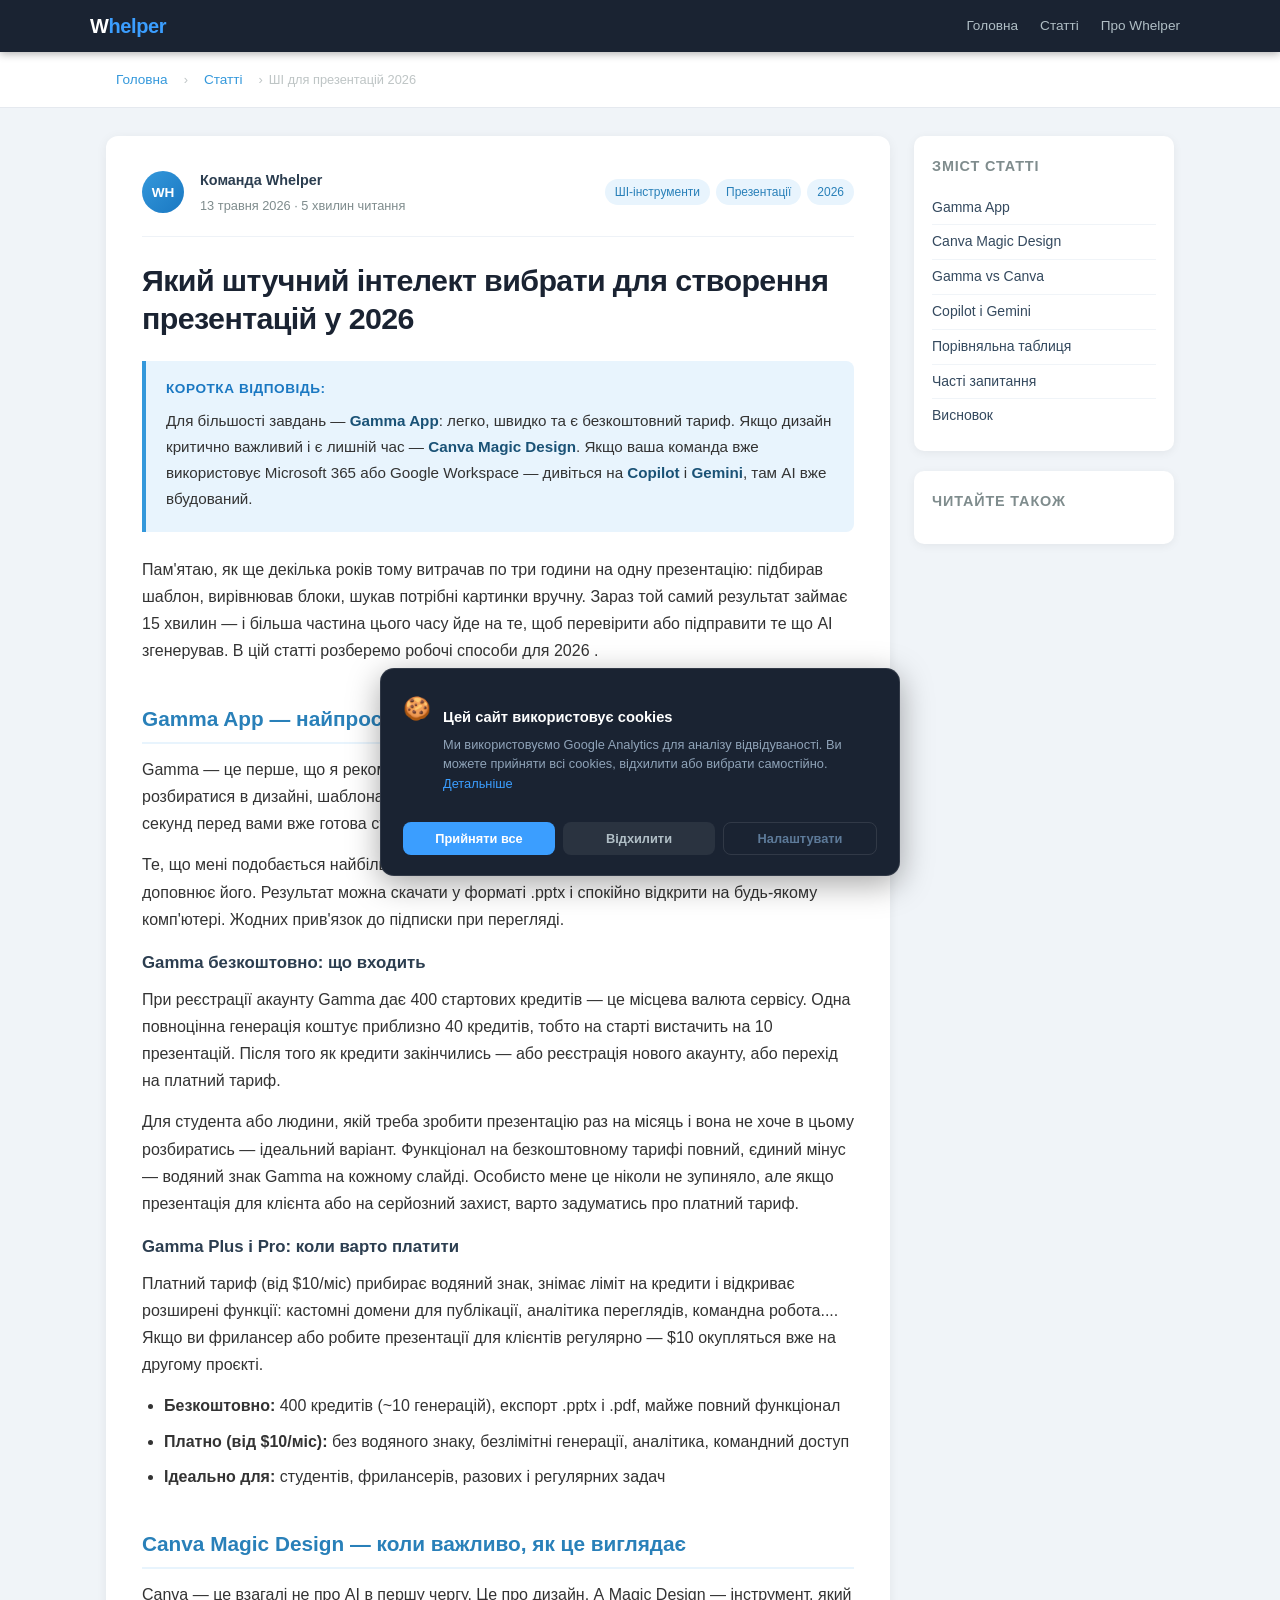
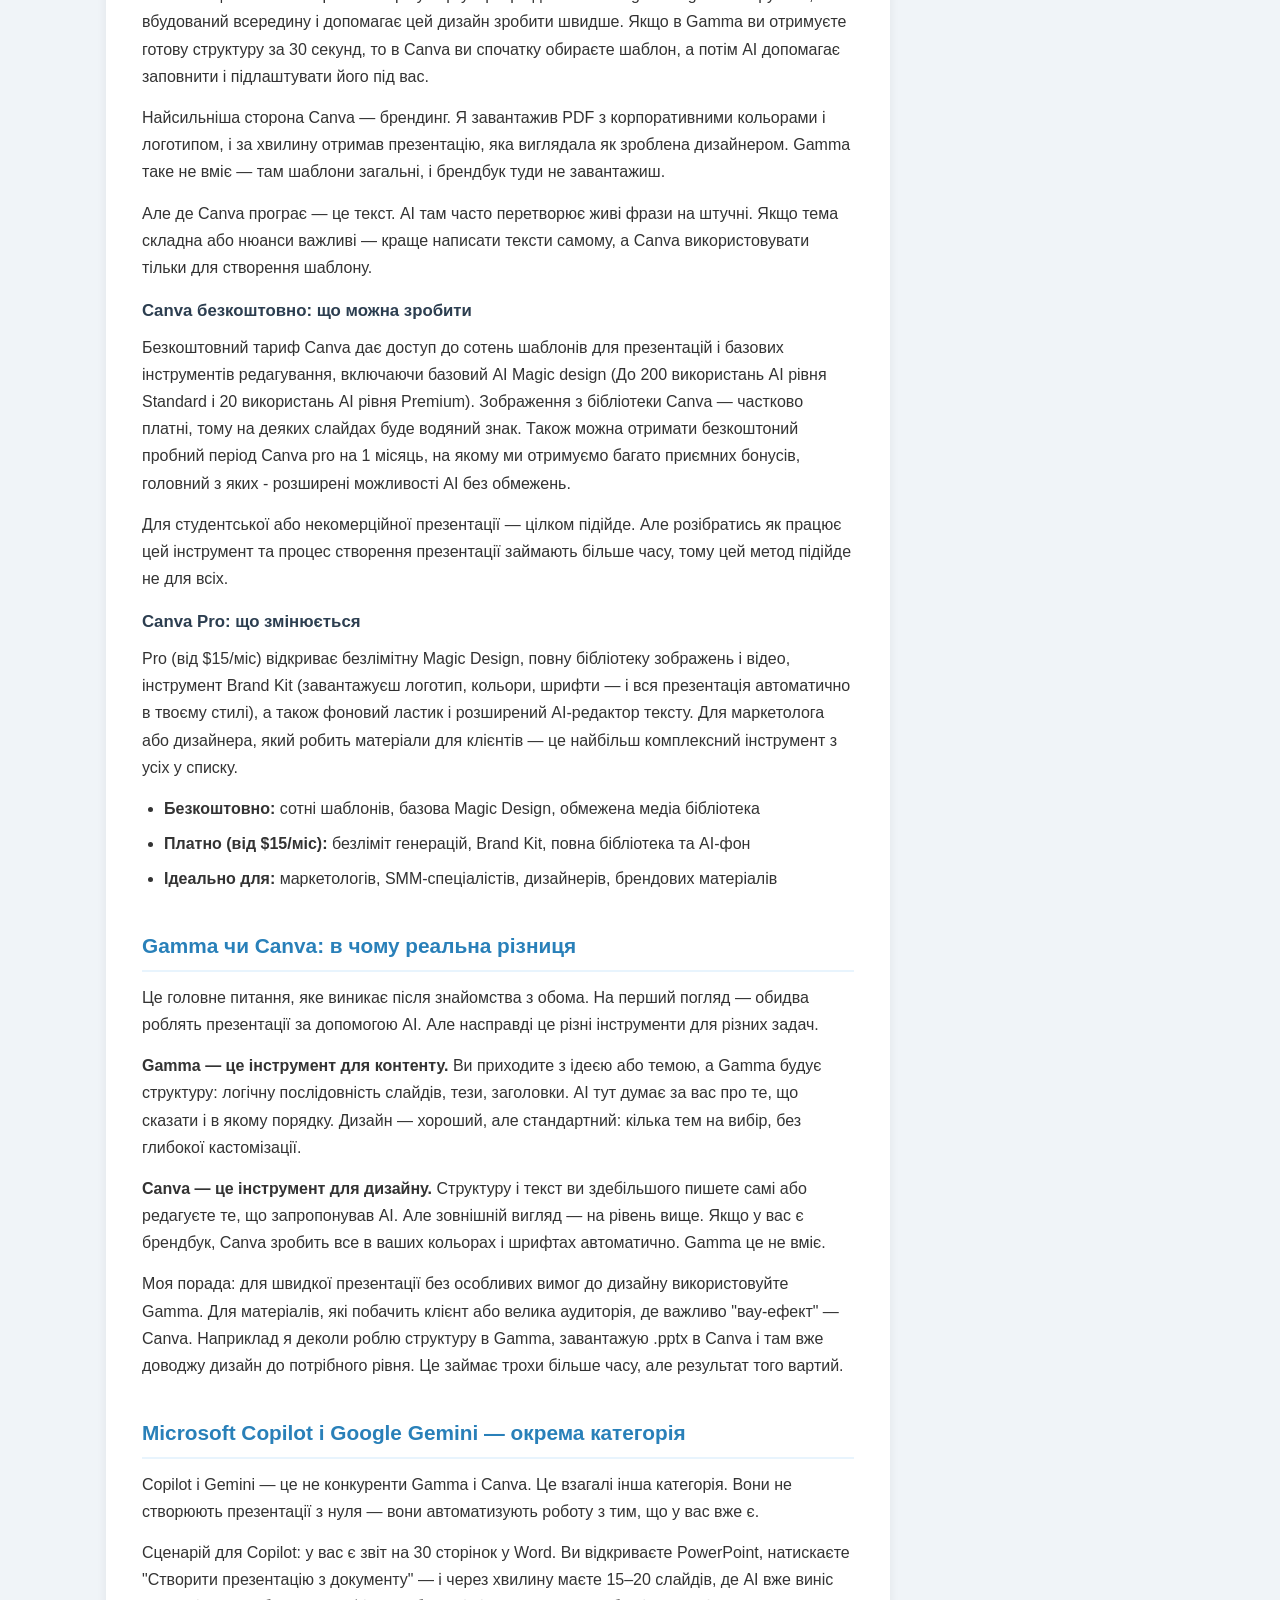
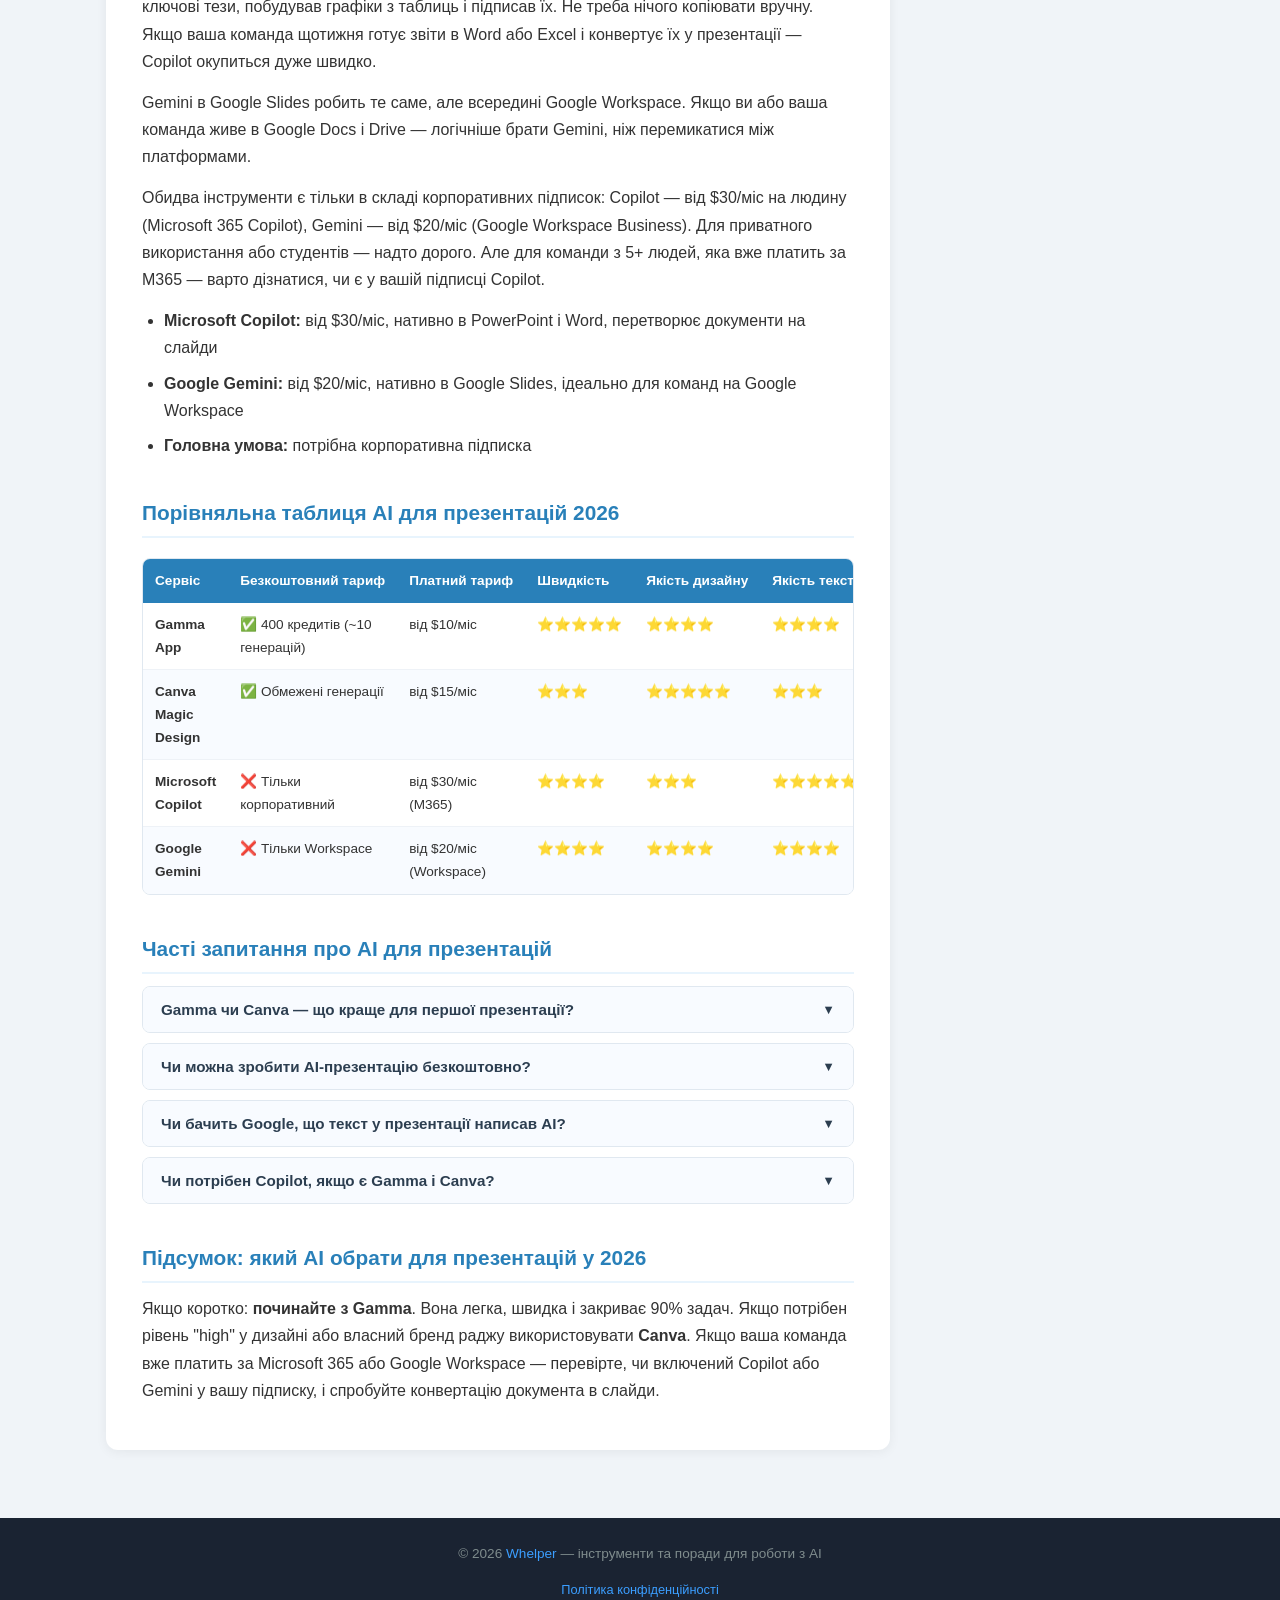
<file: articles/ai-presentations-2026/index.html>
<!DOCTYPE html>
<html lang="uk">
<head>
  <meta charset="UTF-8">
  <meta name="viewport" content="width=device-width, initial-scale=1.0">

  <!-- ═══ SEO: Title & Meta ═══ -->
  <title>Найкращий ШІ для презентацій 2026 — Огляд Gamma, Canva, Copilot | Whelper</title>
  <meta name="description" content="Порівняльний огляд найкращих AI для створення презентацій у 2026 році: Gamma, Canva Magic Design, Microsoft Copilot. Таблиця, лайфхаки та поради для студентів і бізнесу.">

  <!-- ═══ SEO: Canonical ═══ -->
  <link rel="canonical" href="https://whelper.me/articles/ai-presentations-2026/">

  <!-- ═══ Open Graph (соцмережі) ═══ -->
  <meta property="og:type" content="article">
  <meta property="og:title" content="Найкращий AI для презентацій 2026 — Огляд Gamma, Canva, Copilot">
  <meta property="og:description" content="Порівняльний огляд найкращих ШІ для створення презентацій у 2026 році: Gamma, Canva Magic Design, Microsoft Copilot. Таблиця, лайфхаки та поради.">
  <meta property="og:url" content="https://whelper.me/articles/ai-presentations-2026">
  <meta property="og:site_name" content="Whelper">
  <meta property="og:locale" content="uk_UA">
  <meta property="article:published_time" content="2026-05-13T10:00:00+03:00">
  <meta property="article:modified_time" content="2026-05-13T10:00:00+03:00">
  <meta property="article:author" content="https://whelper.me/author/whelper-team">
  <meta property="article:section" content="Штучний інтелект">
  <meta property="article:tag" content="AI для презентацій">
  <meta property="article:tag" content="Gamma App">
  <meta property="article:tag" content="Canva">
  <meta property="article:tag" content="Microsoft Copilot">

  <!-- ═══ Twitter Card ═══ -->
  <meta name="twitter:card" content="summary_large_image">
  <meta name="twitter:title" content="Найкращий AI для презентацій 2026 | Whelper">
  <meta name="twitter:description" content="Порівняльний огляд Gamma, Canva Magic Design, Microsoft Copilot — який ШІ обрати у 2026 році?">
  <meta name="twitter:site" content="@whelper_ua">

  <!-- ═══ Schema Markup (JSON-LD) ═══ -->
  <script type="application/ld+json">
  {
    "@context": "https://schema.org",
    "@graph": [
      {
        "@type": "Article",
        "@id": "https://whelper.me/articles/ai-presentations-2026#article",
        "headline": "Найкращий штучний інтелект для створення презентацій у 2026 році",
        "description": "Порівняльний огляд найкращих AI для створення презентацій у 2026 році: Gamma, Canva Magic Design, Microsoft Copilot.",
        "datePublished": "2026-05-13T10:00:00+03:00",
        "dateModified": "2026-05-13T10:00:00+03:00",
        "author": {
          "@type": "Organization",
          "name": "Whelper",
          "url": "https://whelper.me"
        },
        "publisher": {
          "@type": "Organization",
          "name": "Whelper",
          "url": "https://whelper.me",
          "logo": {
            "@type": "ImageObject",
            "url": "https://whelper.me/logo.png"
          }
        },
        "mainEntityOfPage": {
          "@type": "WebPage",
          "@id": "https://whelper.me/articles/ai-presentations-2026"
        },
        "inLanguage": "uk",
        "keywords": ["AI для презентацій", "Gamma App", "Canva AI", "Microsoft Copilot", "штучний інтелект 2026"]
      },
      {
        "@type": "BreadcrumbList",
        "itemListElement": [
          {
            "@type": "ListItem",
            "position": 1,
            "name": "Головна",
            "item": "https://whelper.me"
          },
          {
            "@type": "ListItem",
            "position": 2,
            "name": "Статті",
            "item": "https://whelper.me/articles"
          },
          {
            "@type": "ListItem",
            "position": 3,
            "name": "Найкращий AI для презентацій 2026",
            "item": "https://whelper.me/articles/ai-presentations-2026"
          }
        ]
      },
      {
        "@type": "FAQPage",
        "mainEntity": [
          {
            "@type": "Question",
            "name": "Gamma чи Canva — що краще для першої презентації?",
            "acceptedAnswer": {
              "@type": "Answer",
              "text": "Для першої — Gamma. Вона простіша, швидша і не вимагає навичок дизайну. Ви отримуєте готову структуру за 30 секунд. Canva дає кращий результат, але потребує більше часу на налаштування шаблонів і редагування тексту."
            }
          },
          {
            "@type": "Question",
            "name": "Чи можна зробити AI-презентацію безкоштовно?",
            "acceptedAnswer": {
              "@type": "Answer",
              "text": "Так. Gamma дає 400 стартових кредитів (~10 презентацій) без карткових даних. Canva має безкоштовний тариф з обмеженими генераціями і бібліотекою медіа. Для разових задач цього вистачає."
            }
          },
          {
            "@type": "Question",
            "name": "Чи підтримують ці сервіси українську мову?",
            "acceptedAnswer": {
              "@type": "Answer",
              "text": "Gamma і Canva підтримують українську добре — і в інтерфейсі, і в генерованому тексті. Microsoft Copilot розуміє українські запити, але іноді відповідає з граматичними похибками. Gemini з українською працює стабільніше за Copilot."
            }
          },
          {
            "@type": "Question",
            "name": "Чи потрібен Copilot, якщо є Gamma і Canva?",
            "acceptedAnswer": {
              "@type": "Answer",
              "text": "Copilot і Gemini не конкурують з Gamma і Canva — вони для іншого сценарію. Якщо треба перетворити готовий Word-документ або Excel-звіт на слайди — Copilot зробить це швидше і точніше. Якщо починаєте з нуля — Gamma або Canva зручніші."
            }
          }
        ]
      }
    ]
  }
  </script>

  <style>
    /* ─── Базові стилі ─── */
    *, *::before, *::after { box-sizing: border-box; margin: 0; padding: 0; }
    html { overflow-x: hidden; }
    body {
      font-family: 'Segoe UI', Tahoma, Geneva, Verdana, sans-serif;
      line-height: 1.7;
      color: #333;
      background-color: #f0f4f8;
      overflow-x: hidden;
      width: 100%;
    }

    /* ─── Шапка / Header ─── */
    .site-header {
      background-color: #1a2332;
      padding: 0 16px;
      position: sticky;
      top: 0;
      z-index: 100;
      box-shadow: 0 2px 8px rgba(0,0,0,0.3);
      width: 100%;
    }
    .header-inner {
      max-width: 1100px;
      margin: 0 auto;
      display: flex;
      align-items: center;
      justify-content: space-between;
      height: 52px;
      gap: 12px;
    }
    .site-logo {
      font-size: 1.25rem;
      font-weight: 700;
      color: #fff;
      text-decoration: none;
      letter-spacing: -0.02em;
    }
    .site-logo span { color: #3b9eff; }
    nav { display: flex; gap: 2px; flex-shrink: 0; }
    nav a {
      color: #b0bec5;
      text-decoration: none;
      font-size: 0.85rem;
      padding: 6px 10px;
      border-radius: 6px;
      transition: color .2s, background .2s;
      white-space: nowrap;
    }
    nav a:hover { color: #fff; background: rgba(255,255,255,0.08); }

    /* ─── Breadcrumb ─── */
    .breadcrumb-wrap {
      background: #fff;
      border-bottom: 1px solid #e5e9ef;
    }
    .breadcrumb {
      max-width: 1100px;
      margin: 0 auto;
      padding: 10px 16px;
      font-size: 0.8rem;
      color: #7f8c8d;
      display: flex;
      gap: 6px;
      align-items: center;
      flex-wrap: wrap;
      overflow: hidden;
    }
    .breadcrumb a { color: #3498db; text-decoration: none; }
    .breadcrumb a:hover { text-decoration: underline; }
    .breadcrumb span { opacity: .5; }

    /* ─── Основний layout ─── */
    .page-wrap {
      max-width: 1100px;
      margin: 0 auto;
      padding: 28px 16px;
      display: grid;
      grid-template-columns: minmax(0, 1fr) 260px;
      gap: 24px;
      align-items: start;
      width: 100%;
    }
    /* Критично: без min-width:0 flex/grid-дитина може виходити за межі */
    .page-wrap > * { min-width: 0; }

    /* ─── Контент статті ─── */
    .content {
      background: #fff;
      padding: 32px 36px;
      border-radius: 12px;
      box-shadow: 0 2px 12px rgba(0,0,0,0.06);
      min-width: 0;
      overflow-wrap: break-word;
      word-wrap: break-word;
    }

    /* ─── Мета статті ─── */
    .article-meta {
      display: flex;
      align-items: center;
      gap: 16px;
      margin-bottom: 24px;
      padding-bottom: 20px;
      border-bottom: 1px solid #eef2f7;
      flex-wrap: wrap;
    }
    .author-avatar {
      width: 42px; height: 42px;
      border-radius: 50%;
      background: linear-gradient(135deg, #3498db, #1a78c2);
      display: flex; align-items: center; justify-content: center;
      color: #fff; font-weight: 700; font-size: 0.85rem;
      flex-shrink: 0;
    }
    .author-info { flex: 1; }
    .author-name { font-size: 0.9rem; font-weight: 600; color: #2c3e50; }
    .article-date { font-size: 0.8rem; color: #7f8c8d; margin-top: 2px; }
    .meta-tags { display: flex; gap: 6px; flex-wrap: wrap; margin-left: auto; }
    .meta-tag {
      font-size: 0.75rem;
      padding: 3px 10px;
      border-radius: 20px;
      background: #e8f4fd;
      color: #2980b9;
      font-weight: 500;
    }

    /* ─── Заголовки ─── */
    h1 {
      font-size: 1.9rem;
      color: #1a2332;
      line-height: 1.25;
      margin-bottom: 20px;
      letter-spacing: -0.02em;
    }
    h2 {
      font-size: 1.3rem;
      color: #2980b9;
      margin-top: 36px;
      margin-bottom: 12px;
      padding-bottom: 6px;
      border-bottom: 2px solid #e8f4fd;
    }
    h3 { font-size: 1.05rem; color: #2c3e50; margin: 16px 0 8px; }
    p { margin-bottom: 14px; }

    /* ─── Highlight box ─── */
    .highlight-box {
      background: #e8f4fd;
      border-left: 4px solid #3498db;
      padding: 16px 20px;
      margin: 24px 0;
      border-radius: 0 8px 8px 0;
      font-size: 0.95rem;
    }
    .highlight-box > strong:first-child { display: block; margin-bottom: 8px; color: #1a78c2; font-size: 0.85rem; text-transform: uppercase; letter-spacing: .04em; }
    .highlight-box p strong, .highlight-box p b { display: inline; color: #1a5276; }

    /* ─── Списки ─── */
    ul, ol { margin: 10px 0 14px 22px; }
    li { margin-bottom: 8px; }

    /* ─── Таблиця ─── */
    .table-wrap {
      overflow-x: auto;
      margin: 20px 0;
      border-radius: 8px;
      border: 1px solid #e0e8f0;
      max-width: 100%;
      -webkit-overflow-scrolling: touch;
    }
    table { width: 100%; border-collapse: collapse; font-size: 0.85rem; min-width: 540px; }
    th {
      background: #2980b9;
      color: #fff;
      padding: 10px 12px;
      text-align: left;
      font-weight: 600;
      white-space: nowrap;
    }
    td { padding: 10px 12px; border-bottom: 1px solid #eef2f7; vertical-align: top; }
    tr:last-child td { border-bottom: none; }
    tr:nth-child(even) td { background: #f8fbff; }

    /* ─── FAQ ─── */
    .faq-item {
      border: 1px solid #e0e8f0;
      border-radius: 8px;
      margin-bottom: 10px;
      overflow: hidden;
    }
    .faq-question {
      width: 100%;
      text-align: left;
      padding: 14px 18px;
      background: #f8fbff;
      border: none;
      cursor: pointer;
      font-size: 0.95rem;
      font-weight: 600;
      color: #2c3e50;
      display: flex;
      justify-content: space-between;
      align-items: center;
      gap: 12px;
      transition: background .2s;
    }
    .faq-question:hover { background: #e8f4fd; }
    .faq-question .arrow { font-size: 0.8rem; transition: transform .25s; flex-shrink: 0; }
    .faq-answer {
      max-height: 0;
      overflow: hidden;
      transition: max-height .3s ease, padding .3s;
      padding: 0 18px;
      font-size: 0.9rem;
      color: #444;
      line-height: 1.65;
    }
    .faq-item.open .faq-answer { max-height: 300px; padding: 14px 18px; }
    .faq-item.open .arrow { transform: rotate(180deg); }

    /* ─── Сайдбар ─── */
    .sidebar {
      display: flex;
      flex-direction: column;
      gap: 20px;
      position: sticky;
      top: 68px;
      min-width: 0;
    }
    .sidebar-card {
      background: #fff;
      border-radius: 10px;
      padding: 18px;
      box-shadow: 0 2px 10px rgba(0,0,0,0.06);
      min-width: 0;
      overflow: hidden;
    }
    .sidebar-card h3 {
      font-size: 0.9rem;
      text-transform: uppercase;
      letter-spacing: .06em;
      color: #7f8c8d;
      margin-bottom: 12px;
      margin-top: 0;
    }
    .toc-list { list-style: none; margin: 0; padding: 0; }
    .toc-list li { margin-bottom: 0; }
    .toc-list a {
      display: block;
      font-size: 0.875rem;
      color: #34495e;
      text-decoration: none;
      padding: 5px 0;
      border-bottom: 1px solid #f0f4f8;
      transition: color .2s;
    }
    .toc-list a:hover { color: #3498db; }
    .toc-list li:last-child a { border-bottom: none; }

    .related-list { list-style: none; margin: 0; padding: 0; }
    .related-list li { margin-bottom: 2px; }
    .related-list a {
      font-size: 0.875rem;
      color: #3498db;
      text-decoration: none;
      line-height: 1.5;
      display: block;
      padding: 4px 0;
      overflow-wrap: break-word;
      word-break: break-word;
    }
    .related-list a:hover { text-decoration: underline; }

    .tip-box {
      background: #fff8e1;
      border-left: 3px solid #f39c12;
      padding: 12px 14px;
      border-radius: 0 6px 6px 0;
      font-size: 0.875rem;
      color: #5d4e00;
      line-height: 1.55;
    }

    /* ─── Футер ─── */
    footer {
      background: #1a2332;
      color: #7f8c8d;
      text-align: center;
      padding: 24px 20px;
      font-size: 0.85rem;
      margin-top: 40px;
    }
    footer a { color: #3b9eff; text-decoration: none; }

    /* ─── Адаптив: маленький ноутбук / планшет ─── */
    @media (max-width: 1024px) {
      .page-wrap {
        grid-template-columns: minmax(0, 1fr) 220px;
        gap: 20px;
        padding: 20px 16px;
      }
      .content { padding: 28px 24px; }
      h1 { font-size: 1.65rem; }
    }

    /* ─── Адаптив: вузький ноутбук / великий телефон ─── */
    @media (max-width: 860px) {
      .page-wrap {
        grid-template-columns: 1fr;
        padding: 16px 12px;
      }
      .sidebar { order: -1; position: static; top: auto; }
      .content { padding: 24px 20px; }
      h1 { font-size: 1.45rem; }
      h2 { font-size: 1.2rem; }
    }

    /* ─── Адаптив: телефон ─── */
    @media (max-width: 600px) {
      .site-header { padding: 0 12px; }
      .header-inner { height: 48px; }
      nav a { font-size: 0.78rem; padding: 5px 7px; }
      .page-wrap { padding: 12px 10px; gap: 14px; }
      .content { padding: 18px 14px; border-radius: 8px; }
      h1 { font-size: 1.25rem; }
      h2 { font-size: 1.1rem; margin-top: 28px; }
      .article-meta { flex-direction: column; align-items: flex-start; gap: 10px; }
      .meta-tags { margin-left: 0; }
      .faq-question { font-size: 0.875rem; padding: 12px 14px; }
      ul, ol { margin-left: 16px; }
      .breadcrumb { font-size: 0.75rem; }
    }

    /* ─── Адаптив: дуже маленький телефон ─── */
    @media (max-width: 380px) {
      nav a:last-child { display: none; }
      h1 { font-size: 1.15rem; }
      .content { padding: 14px 12px; }
    }
  </style>
</head>
<body>

<!-- ═══ Шапка ═══ -->
<header class="site-header" role="banner">
  <div class="header-inner">
    <a href="https://whelper.me" class="site-logo">W<span>helper</span></a>
    <nav aria-label="Основна навігація">
      <a href="https://whelper.me">Головна</a>
      <a href="https://whelper.me/articles" aria-current="false">Статті</a>
      <a href="https://whelper.me/about">Про Whelper</a>
    </nav>
  </div>
</header>

<!-- ═══ Breadcrumb ═══ -->
<div class="breadcrumb-wrap">
  <nav class="breadcrumb" aria-label="Хлібні крихти">
    <a href="https://whelper.me">Головна</a>
    <span aria-hidden="true">›</span>
    <a href="https://whelper.me/articles">Статті</a>
    <span aria-hidden="true">›</span>
    <span aria-current="page">ШІ для презентацій 2026</span>
  </nav>
</div>

<!-- ═══ Основний контент ═══ -->
<div class="page-wrap">

  <!-- Стаття -->
  <main id="main-content">
    <article class="content" itemscope itemtype="https://schema.org/Article">

      <!-- Мета-інформація про автора -->
      <div class="article-meta">
        <div class="author-avatar" aria-hidden="true">WH</div>
        <div class="author-info">
          <div class="author-name" itemprop="author" itemscope itemtype="https://schema.org/Organization">
            <span itemprop="name">Команда Whelper</span>
          </div>
          <div class="article-date">
            <time itemprop="datePublished" datetime="2026-05-13">13 травня 2026</time>
            · 5 хвилин читання
          </div>
        </div>
        <div class="meta-tags">
          <span class="meta-tag">ШІ-інструменти</span>
          <span class="meta-tag">Презентації</span>
          <span class="meta-tag">2026</span>
        </div>
      </div>

      <!-- H1 -->
      <h1 itemprop="headline">Який штучний інтелект вибрати для створення презентацій у 2026</h1>

      <!-- Featured Snippet block -->
      <div class="highlight-box" role="note" aria-label="Коротка відповідь">
        <strong>Коротка відповідь:</strong>
        <p style="margin:8px 0 4px;">Для більшості завдань — <b>Gamma App</b>: легко, швидко та є безкоштовний тариф. Якщо дизайн критично важливий і є лишній час — <b>Canva Magic Design</b>. Якщо ваша команда вже використовує Microsoft 365 або Google Workspace — дивіться на <b>Copilot</b> і <b>Gemini</b>, там AI вже вбудований.</p>
      </div>

      <p>Пам'ятаю, як ще декілька років тому витрачав по три години на одну презентацію: підбирав шаблон, вирівнював блоки, шукав потрібні картинки вручну. Зараз той самий результат займає 15 хвилин — і більша частина цього часу йде на те, щоб перевірити або підправити те що AI згенерував. В цій статті розберемо робочі способи для 2026 .</p>

      <!-- ══════════════════════════════════════════════ -->
      <!-- GAMMA APP                                      -->
      <!-- ══════════════════════════════════════════════ -->
      <h2 id="gamma">Gamma App — найпростіший старт для AI-презентацій</h2>

      <p>Gamma — це перше, що я рекомендую тим, хто робить AI-презентацію вперше. Тут не треба розбиратися в дизайні, шаблонах або підбирати шрифти. Ви просто пишете тему — і за 20–30 секунд перед вами вже готова структура зі слайдами, текстом і зображеннями.</p>
      <p>Те, що мені подобається найбільше: Gamma не намагається замінити PowerPoint — вона доповнює його. Результат можна скачати у форматі .pptx і спокійно відкрити на будь-якому комп'ютері. Жодних прив'язок до підписки при перегляді.</p>

      <h3 id="gamma-free">Gamma безкоштовно: що входить</h3>
      <p>При реєстрації акаунту Gamma дає 400 стартових кредитів — це місцева валюта сервісу. Одна повноцінна генерація коштує приблизно 40 кредитів, тобто на старті вистачить на 10 презентацій. Після того як кредити закінчились — або реєстрація нового акаунту, або перехід на платний тариф.</p>
      <p>Для студента або людини, якій треба зробити презентацію раз на місяць і вона не хоче в цьому розбиратись — ідеальний варіант. Функціонал на безкоштовному тарифі повний, єдиний мінус — водяний знак Gamma на кожному слайді. Особисто мене це ніколи не зупиняло, але якщо презентація для клієнта або на серйозний захист, варто задуматись про платний тариф. </p>

      <h3 id="gamma-paid">Gamma Plus і Pro: коли варто платити</h3>
      <p>Платний тариф (від $10/міс) прибирає водяний знак, знімає ліміт на кредити і відкриває розширені функції: кастомні домени для публікації, аналітика переглядів, командна робота.... Якщо ви фрилансер або робите презентації для клієнтів регулярно — $10 окупляться вже на другому проєкті.</p>
      <ul>
        <li><strong>Безкоштовно:</strong> 400 кредитів (~10 генерацій), експорт .pptx і .pdf, майже повний функціонал</li>
        <li><strong>Платно (від $10/міс):</strong> без водяного знаку, безлімітні генерації, аналітика, командний доступ</li>
        <li><strong>Ідеально для:</strong> студентів, фрилансерів, разових і регулярних задач</li>
      </ul>

      <!-- ══════════════════════════════════════════════ -->
      <!-- CANVA                                          -->
      <!-- ══════════════════════════════════════════════ -->
      <h2 id="canva">Canva Magic Design — коли важливо, як це виглядає</h2>

      <p>Canva — це взагалі не про AI в першу чергу. Це про дизайн. А Magic Design — інструмент, який вбудований всередину і допомагає цей дизайн зробити швидше. Якщо в Gamma ви отримуєте готову структуру за 30 секунд, то в Canva ви спочатку обираєте шаблон, а потім AI допомагає заповнити і підлаштувати його під вас.</p>
      <p>Найсильніша сторона Canva — брендинг. Я завантажив PDF з корпоративними кольорами і логотипом, і за хвилину отримав презентацію, яка виглядала як зроблена дизайнером. Gamma таке не вміє — там шаблони загальні, і брендбук туди не завантажиш.</p>
      <p>Але де Canva програє — це текст. AI там часто перетворює живі фрази на штучні. Якщо тема складна або нюанси важливі — краще написати тексти самому, а Canva використовувати тільки для створення шаблону.</p>

      <h3 id="canva-free">Canva безкоштовно: що можна зробити</h3>
      <p>Безкоштовний тариф Canva дає доступ до сотень шаблонів для презентацій і базових інструментів редагування, включаючи  базовий AI Magic design (До 200 використань AI рівня Standard і 20 використань AI рівня Premium). Зображення з бібліотеки Canva — частково платні, тому на деяких слайдах буде водяний знак. Також можна отримати безкоштоний пробний період Canva pro на 1 місяць, на якому ми отримуємо багато приємних бонусів, головний з яких - розширені можливості AI без обмежень.</p>
      <p>Для студентської або некомерційної презентації — цілком підійде. Але розібратись як працює цей інструмент та процес створення презентації займають більше часу, тому цей метод підійде не для всіх. </p>

      <h3 id="canva-paid">Canva Pro: що змінюється</h3>
      <p>Pro (від $15/міс) відкриває безлімітну Magic Design, повну бібліотеку зображень і відео, інструмент Brand Kit (завантажуєш логотип, кольори, шрифти — і вся презентація автоматично в твоєму стилі), а також фоновий ластик і розширений AI-редактор тексту. Для маркетолога або дизайнера, який робить матеріали для клієнтів — це найбільш комплексний інструмент з усіх у списку.</p>
      <ul>
        <li><strong>Безкоштовно:</strong> сотні шаблонів, базова Magic Design, обмежена медіа бібліотека</li>
        <li><strong>Платно (від $15/міс):</strong> безліміт генерацій, Brand Kit, повна бібліотека та AI-фон </li>
        <li><strong>Ідеально для:</strong> маркетологів, SMM-спеціалістів, дизайнерів, брендових матеріалів</li>
      </ul>

      <!-- ══════════════════════════════════════════════ -->
      <!-- GAMMA VS CANVA                                 -->
      <!-- ══════════════════════════════════════════════ -->
      <h2 id="gamma-vs-canva">Gamma чи Canva: в чому реальна різниця</h2>

      <p>Це головне питання, яке виникає після знайомства з обома. На перший погляд — обидва роблять презентації за допомогою AI. Але насправді це різні інструменти для різних задач.</p>

      <p><strong>Gamma — це інструмент для контенту.</strong> Ви приходите з ідеєю або темою, а Gamma будує структуру: логічну послідовність слайдів, тези, заголовки. AI тут думає за вас про те, що сказати і в якому порядку. Дизайн — хороший, але стандартний: кілька тем на вибір, без глибокої кастомізації.</p>

      <p><strong>Canva — це інструмент для дизайну.</strong> Структуру і текст ви здебільшого пишете самі або редагуєте те, що запропонував AI. Але зовнішній вигляд — на рівень вище. Якщо у вас є брендбук, Canva зробить все в ваших кольорах і шрифтах автоматично. Gamma це не вміє.</p>

      <p>Моя порада: для швидкої презентації без особливих вимог до дизайну використовуйте Gamma. Для матеріалів, які побачить клієнт або велика аудиторія, де важливо "вау-ефект" — Canva. Наприклад я деколи роблю структуру в Gamma, завантажую .pptx в Canva і там вже доводжу дизайн до потрібного рівня. Це займає трохи більше часу, але результат того вартий.</p>

      <!-- ══════════════════════════════════════════════ -->
      <!-- COPILOT + GEMINI                               -->
      <!-- ══════════════════════════════════════════════ -->
      <h2 id="copilot">Microsoft Copilot і Google Gemini — окрема категорія</h2>

      <p>Copilot і Gemini — це не конкуренти Gamma і Canva. Це взагалі інша категорія. Вони не створюють презентації з нуля — вони автоматизують роботу з тим, що у вас вже є.</p>
      <p>Сценарій для Copilot: у вас є звіт на 30 сторінок у Word. Ви відкриваєте PowerPoint, натискаєте "Створити презентацію з документу" — і через хвилину маєте 15–20 слайдів, де AI вже виніс ключові тези, побудував графіки з таблиць і підписав їх. Не треба нічого копіювати вручну. Якщо ваша команда щотижня готує звіти в Word або Excel і конвертує їх у презентації — Copilot окупиться дуже швидко.</p>
      <p>Gemini в Google Slides робить те саме, але всередині Google Workspace. Якщо ви або ваша команда живе в Google Docs і Drive — логічніше брати Gemini, ніж перемикатися між платформами.</p>
      <p>Обидва інструменти є тільки в складі корпоративних підписок: Copilot — від $30/міс на людину (Microsoft 365 Copilot), Gemini — від $20/міс (Google Workspace Business). Для приватного використання або студентів — надто дорого. Але для команди з 5+ людей, яка вже платить за M365 — варто дізнатися, чи є у вашій підписці Copilot.</p>
      <ul>
        <li><strong>Microsoft Copilot:</strong> від $30/міс, нативно в PowerPoint і Word, перетворює документи на слайди</li>
        <li><strong>Google Gemini:</strong> від $20/міс, нативно в Google Slides, ідеально для команд на Google Workspace</li>
        <li><strong>Головна умова:</strong> потрібна корпоративна підписка </li>
      </ul>

      <!-- ─── Таблиця ─── -->
      <h2 id="table">Порівняльна таблиця AI для презентацій 2026</h2>
      <div class="table-wrap" role="region" aria-label="Порівняльна таблиця AI для презентацій">
        <table>
          <thead>
            <tr>
              <th scope="col">Сервіс</th>
              <th scope="col">Безкоштовний тариф</th>
              <th scope="col">Платний тариф</th>
              <th scope="col">Швидкість</th>
              <th scope="col">Якість дизайну</th>
              <th scope="col">Якість тексту</th>
              <th scope="col">Для кого</th>
            </tr>
          </thead>
          <tbody>
            <tr>
              <td><strong>Gamma App</strong></td>
              <td>✅ 400 кредитів (~10 генерацій)</td>
              <td>від $10/міс</td>
              <td>⭐⭐⭐⭐⭐</td>
              <td>⭐⭐⭐⭐</td>
              <td>⭐⭐⭐⭐</td>
              <td>Студенти, фрилансери</td>
            </tr>
            <tr>
              <td><strong>Canva Magic Design</strong></td>
              <td>✅ Обмежені генерації</td>
              <td>від $15/міс</td>
              <td>⭐⭐⭐</td>
              <td>⭐⭐⭐⭐⭐</td>
              <td>⭐⭐⭐</td>
              <td>Маркетологи, дизайнери</td>
            </tr>
            <tr>
              <td><strong>Microsoft Copilot</strong></td>
              <td>❌ Тільки корпоративний</td>
              <td>від $30/міс (M365)</td>
              <td>⭐⭐⭐⭐</td>
              <td>⭐⭐⭐</td>
              <td>⭐⭐⭐⭐⭐</td>
              <td>Корпоративні команди</td>
            </tr>
            <tr>
              <td><strong>Google Gemini</strong></td>
              <td>❌ Тільки Workspace</td>
              <td>від $20/міс (Workspace)</td>
              <td>⭐⭐⭐⭐</td>
              <td>⭐⭐⭐⭐</td>
              <td>⭐⭐⭐⭐</td>
              <td>Корпоративні команди</td>
            </tr>
          </tbody>
        </table>
      </div>

      <!-- ─── FAQ ─── -->
      <h2 id="faq">Часті запитання про AI для презентацій</h2>
      <div class="faq-list">

        <div class="faq-item">
          <button class="faq-question" aria-expanded="false" aria-controls="faq1">
            Gamma чи Canva — що краще для першої презентації?
            <span class="arrow" aria-hidden="true">▼</span>
          </button>
          <div class="faq-answer" id="faq1" role="region">
            Для першої — Gamma. Вона простіша, швидша і не вимагає навичок дизайну. Ви отримуєте готову структуру за 30 секунд. Canva дає кращий результат, але потребує більше часу на налаштування шаблонів і редагування тексту.
          </div>
        </div>

        <div class="faq-item">
          <button class="faq-question" aria-expanded="false" aria-controls="faq2">
            Чи можна зробити AI-презентацію безкоштовно?
            <span class="arrow" aria-hidden="true">▼</span>
          </button>
          <div class="faq-answer" id="faq2" role="region">
            Так. Gamma дає 400 стартових кредитів (~10 презентацій) без карткових даних. Canva має безкоштовний тариф з обмеженими генераціями і бібліотекою медіа. Для разових задач цього вистачає.
          </div>
        </div>

        <div class="faq-item">
          <button class="faq-question" aria-expanded="false" aria-controls="faq4">
            Чи бачить Google, що текст у презентації написав AI?
            <span class="arrow" aria-hidden="true">▼</span>
          </button>
          <div class="faq-answer" id="faq4" role="region">
            Це питання більше про статті і сайти, ніж про презентації — Google не індексує .pptx файли в пошуку. Але якщо ви публікуєте текст зі слайдів на сайті — варто додати власні спостереження і відредагувати шаблонні фрази. AI-текст без правок читається однотипно і знижує довіру аудиторії.
          </div>
        </div>

        <div class="faq-item">
          <button class="faq-question" aria-expanded="false" aria-controls="faq5">
            Чи потрібен Copilot, якщо є Gamma і Canva?
            <span class="arrow" aria-hidden="true">▼</span>
          </button>
          <div class="faq-answer" id="faq5" role="region">
            Залежить від ситуації. Copilot і Gemini не конкурують з Gamma і Canva — вони для іншого. Якщо вам треба перетворити готовий Word-документ або Excel-звіт на слайди — Copilot зробить це швидше і точніше. Якщо ж ви починаєте з нуля — Gamma або Canva зручніші.
          </div>
        </div>

      </div>

      <!-- ─── Висновок ─── -->
      <h2 id="conclusion">Підсумок: який AI обрати для презентацій у 2026</h2>
      <p>Якщо коротко: <strong>починайте з Gamma</strong>. Вона легка, швидка і закриває 90% задач. Якщо потрібен рівень "high" у дизайні або власний бренд раджу використовувати <strong>Canva</strong>. Якщо ваша команда вже платить за Microsoft 365 або Google Workspace — перевірте, чи включений Copilot або Gemini у вашу підписку, і спробуйте конвертацію документа в слайди.</p>

    </article>
  </main>

  <!-- Сайдбар -->
  <aside aria-label="Додаткова навігація">
    <div class="sidebar">

      <!-- Зміст -->
      <div class="sidebar-card">
        <h3>Зміст статті</h3>
        <ul class="toc-list">
          <li><a href="#gamma">Gamma App</a></li>
          <li><a href="#canva">Canva Magic Design</a></li>
          <li><a href="#gamma-vs-canva">Gamma vs Canva</a></li>
          <li><a href="#copilot">Copilot і Gemini</a></li>
          <li><a href="#table">Порівняльна таблиця</a></li>
          <li><a href="#faq">Часті запитання</a></li>
          <li><a href="#conclusion">Висновок</a></li>
        </ul>
      </div>

      <!-- Пов'язані статті -->
      <div class="sidebar-card">
        <h3>Читайте також</h3>
        <ul class="related-list">
        </ul>
      </div>

    </div>
  </aside>

</div>

<!-- ═══ Футер ═══ -->
<footer role="contentinfo">
  <p>© 2026 <a href="https://whelper.me">Whelper</a> — інструменти та поради для роботи з AI</p>
  <p style="margin-top:6px;font-size:0.8rem;">
    <a href="https://whelper.me/privacy">Політика конфіденційності</a>
  </p>
</footer>

<!-- ═══ JavaScript: FAQ accordion ═══ -->
<script>
  document.querySelectorAll('.faq-question').forEach(function(btn) {
    btn.addEventListener('click', function() {
      var item = this.closest('.faq-item');
      var isOpen = item.classList.contains('open');
      document.querySelectorAll('.faq-item.open').forEach(function(el) {
        el.classList.remove('open');
        el.querySelector('.faq-question').setAttribute('aria-expanded', 'false');
      });
      if (!isOpen) {
        item.classList.add('open');
        this.setAttribute('aria-expanded', 'true');
      }
    });
  });

  // Плавна прокрутка для Table of Contents
  document.querySelectorAll('a[href^="#"]').forEach(function(a) {
    a.addEventListener('click', function(e) {
      var target = document.querySelector(this.getAttribute('href'));
      if (target) {
        e.preventDefault();
        target.scrollIntoView({ behavior: 'smooth', block: 'start' });
      }
    });
  });
</script>

 <!-- ═══ coockie ═══ -->
  <link rel="stylesheet" href="/cookie-banner.css">
  <script src="/cookie-banner.js"></script>
  
</body>
</html>
</file>
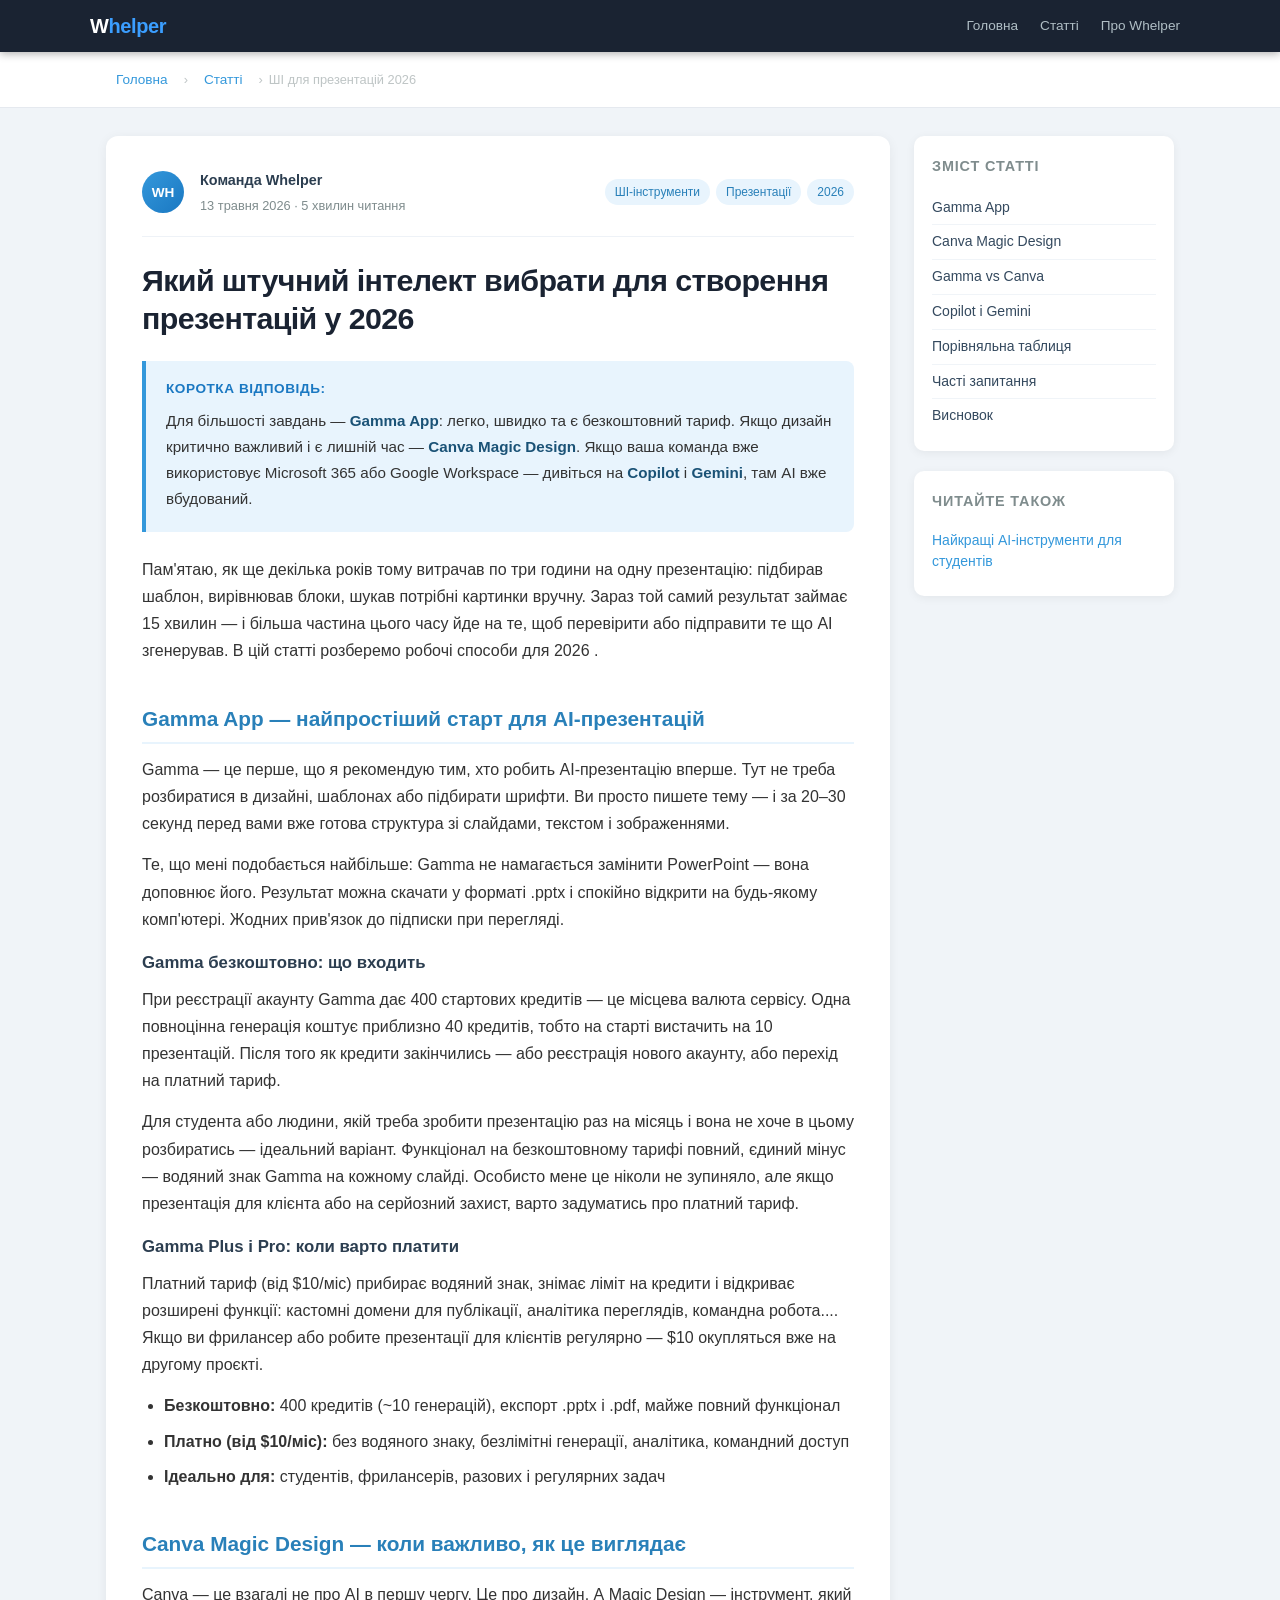
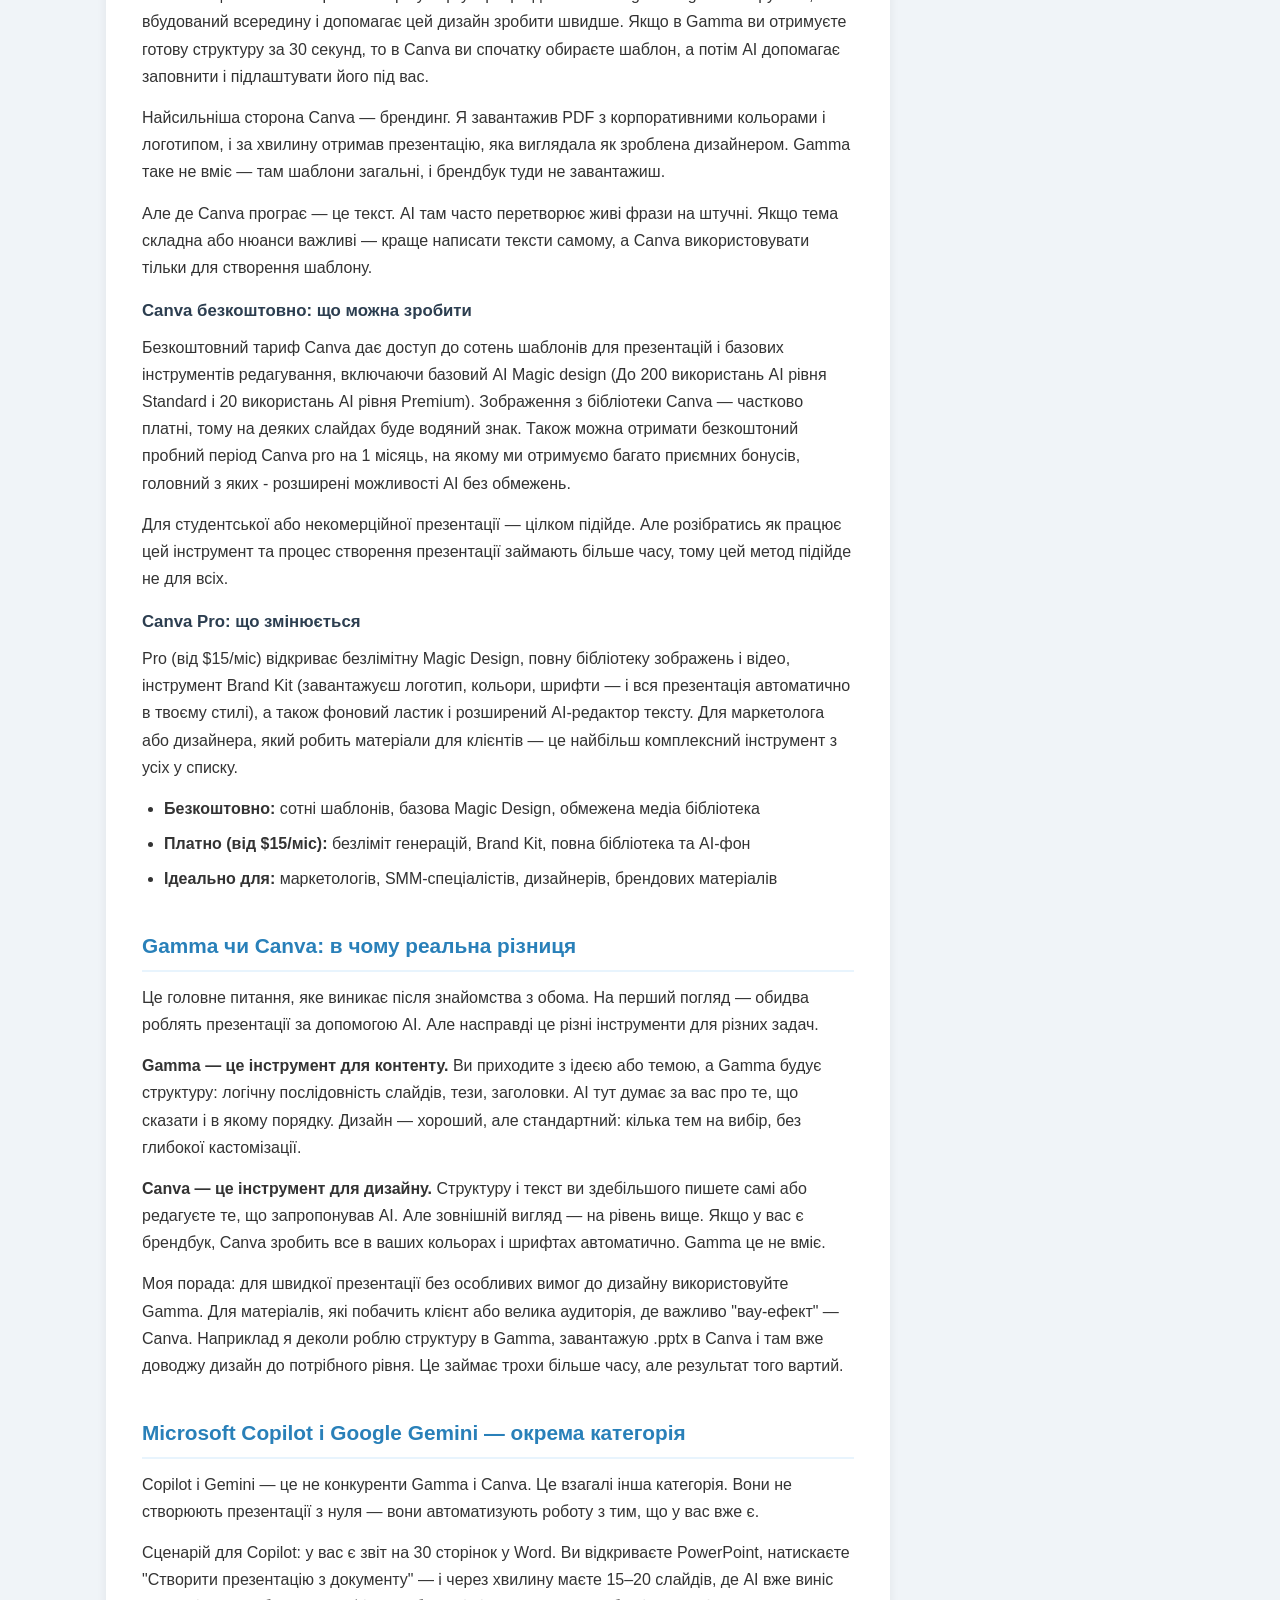
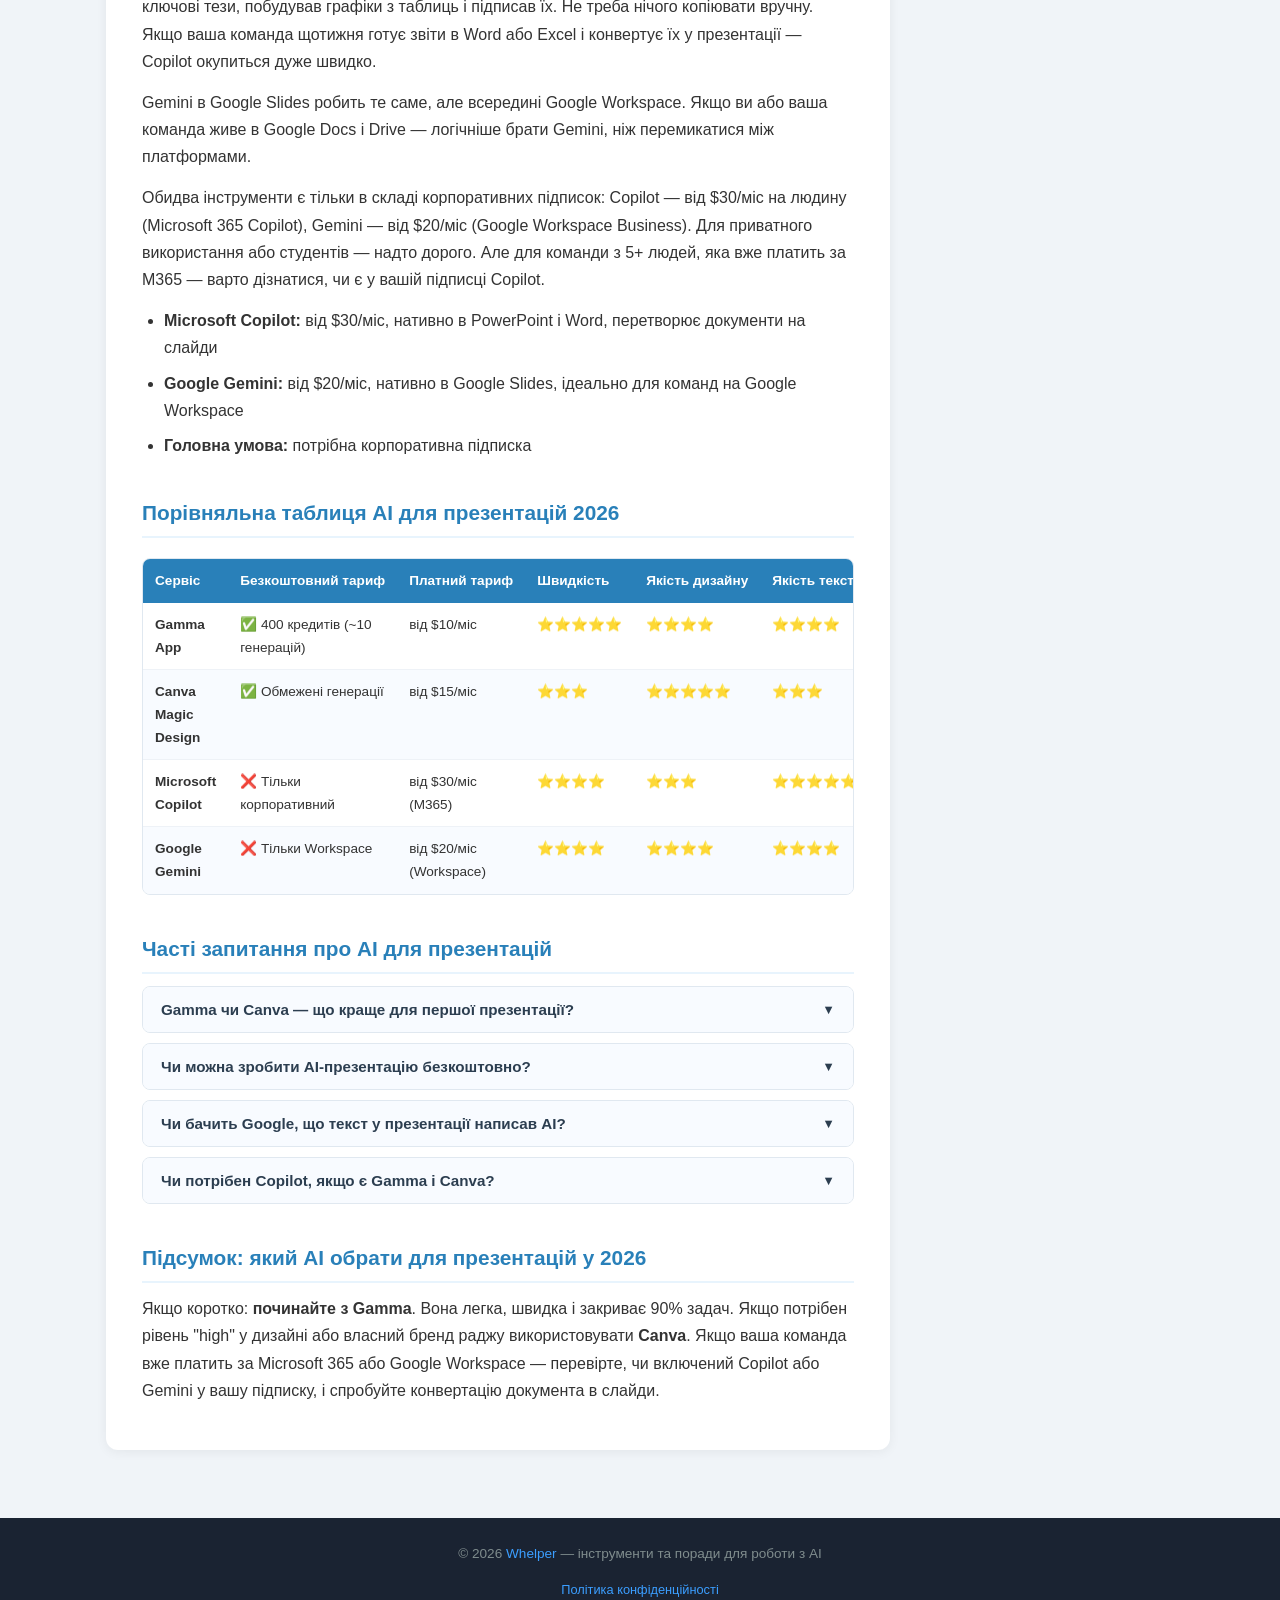
<file: articles/AI-presentations-2026/index.html>
<!DOCTYPE html>
<html lang="uk">
<head>
  <meta charset="UTF-8">
  <meta name="viewport" content="width=device-width, initial-scale=1.0">

  <!-- ═══ SEO: Title & Meta ═══ -->
  <title>Найкращий ШІ для презентацій 2026 — Огляд Gamma, Canva, Copilot | Whelper</title>
  <meta name="description" content="Порівняльний огляд найкращих AI для створення презентацій у 2026 році: Gamma, Canva Magic Design, Microsoft Copilot. Таблиця, лайфхаки та поради для студентів і бізнесу.">

  <!-- ═══ SEO: Canonical ═══ -->
  <link rel="canonical" href="https://whelper.me/articles/AI-presentations-2026">

  <!-- ═══ Open Graph (соцмережі) ═══ -->
  <meta property="og:type" content="article">
  <meta property="og:title" content="Найкращий AI для презентацій 2026 — Огляд Gamma, Canva, Copilot">
  <meta property="og:description" content="Порівняльний огляд найкращих ШІ для створення презентацій у 2026 році: Gamma, Canva Magic Design, Microsoft Copilot. Таблиця, лайфхаки та поради.">
  <meta property="og:url" content="https://whelper.me/articles/AI-presentations-2026">
  <meta property="og:site_name" content="Whelper">
  <meta property="og:locale" content="uk_UA">
  <meta property="article:published_time" content="2026-05-13T10:00:00+03:00">
  <meta property="article:modified_time" content="2026-05-13T10:00:00+03:00">
  <meta property="article:author" content="https://whelper.me/author/whelper-team">
  <meta property="article:section" content="Штучний інтелект">
  <meta property="article:tag" content="AI для презентацій">
  <meta property="article:tag" content="Gamma App">
  <meta property="article:tag" content="Canva">
  <meta property="article:tag" content="Microsoft Copilot">

  <!-- ═══ Twitter Card ═══ -->
  <meta name="twitter:card" content="summary_large_image">
  <meta name="twitter:title" content="Найкращий AI для презентацій 2026 | Whelper">
  <meta name="twitter:description" content="Порівняльний огляд Gamma, Canva Magic Design, Microsoft Copilot — який ШІ обрати у 2026 році?">
  <meta name="twitter:site" content="@whelper_ua">

  <!-- ═══ Schema Markup (JSON-LD) ═══ -->
  <script type="application/ld+json">
  {
    "@context": "https://schema.org",
    "@graph": [
      {
        "@type": "Article",
        "@id": "https://whelper.me/articles/AI-presentations-2026#article",
        "headline": "Найкращий штучний інтелект для створення презентацій у 2026 році",
        "description": "Порівняльний огляд найкращих AI для створення презентацій у 2026 році: Gamma, Canva Magic Design, Microsoft Copilot.",
        "datePublished": "2026-05-13T10:00:00+03:00",
        "dateModified": "2026-05-13T10:00:00+03:00",
        "author": {
          "@type": "Organization",
          "name": "Whelper",
          "url": "https://whelper.me"
        },
        "publisher": {
          "@type": "Organization",
          "name": "Whelper",
          "url": "https://whelper.me",
          "logo": {
            "@type": "ImageObject",
            "url": "https://whelper.me/logo.png"
          }
        },
        "mainEntityOfPage": {
          "@type": "WebPage",
          "@id": "https://whelper.me/articles/AI-presentations-2026"
        },
        "inLanguage": "uk",
        "keywords": ["AI для презентацій", "Gamma App", "Canva AI", "Microsoft Copilot", "штучний інтелект 2026"]
      },
      {
        "@type": "BreadcrumbList",
        "itemListElement": [
          {
            "@type": "ListItem",
            "position": 1,
            "name": "Головна",
            "item": "https://whelper.me"
          },
          {
            "@type": "ListItem",
            "position": 2,
            "name": "Статті",
            "item": "https://whelper.me/articles"
          },
          {
            "@type": "ListItem",
            "position": 3,
            "name": "Найкращий AI для презентацій 2026",
            "item": "https://whelper.me/articles/AI-presentations-2026"
          }
        ]
      },
      {
        "@type": "FAQPage",
        "mainEntity": [
          {
            "@type": "Question",
            "name": "Gamma чи Canva — що краще для першої презентації?",
            "acceptedAnswer": {
              "@type": "Answer",
              "text": "Для першої — Gamma. Вона простіша, швидша і не вимагає навичок дизайну. Ви отримуєте готову структуру за 30 секунд. Canva дає кращий результат, але потребує більше часу на налаштування шаблонів і редагування тексту."
            }
          },
          {
            "@type": "Question",
            "name": "Чи можна зробити AI-презентацію безкоштовно?",
            "acceptedAnswer": {
              "@type": "Answer",
              "text": "Так. Gamma дає 400 стартових кредитів (~10 презентацій) без карткових даних. Canva має безкоштовний тариф з обмеженими генераціями і бібліотекою медіа. Для разових задач цього вистачає."
            }
          },
          {
            "@type": "Question",
            "name": "Чи підтримують ці сервіси українську мову?",
            "acceptedAnswer": {
              "@type": "Answer",
              "text": "Gamma і Canva підтримують українську добре — і в інтерфейсі, і в генерованому тексті. Microsoft Copilot розуміє українські запити, але іноді відповідає з граматичними похибками. Gemini з українською працює стабільніше за Copilot."
            }
          },
          {
            "@type": "Question",
            "name": "Чи потрібен Copilot, якщо є Gamma і Canva?",
            "acceptedAnswer": {
              "@type": "Answer",
              "text": "Copilot і Gemini не конкурують з Gamma і Canva — вони для іншого сценарію. Якщо треба перетворити готовий Word-документ або Excel-звіт на слайди — Copilot зробить це швидше і точніше. Якщо починаєте з нуля — Gamma або Canva зручніші."
            }
          }
        ]
      }
    ]
  }
  </script>

  <style>
    /* ─── Базові стилі ─── */
    *, *::before, *::after { box-sizing: border-box; margin: 0; padding: 0; }
    html { overflow-x: hidden; }
    body {
      font-family: 'Segoe UI', Tahoma, Geneva, Verdana, sans-serif;
      line-height: 1.7;
      color: #333;
      background-color: #f0f4f8;
      overflow-x: hidden;
      width: 100%;
    }

    /* ─── Шапка / Header ─── */
    .site-header {
      background-color: #1a2332;
      padding: 0 16px;
      position: sticky;
      top: 0;
      z-index: 100;
      box-shadow: 0 2px 8px rgba(0,0,0,0.3);
      width: 100%;
    }
    .header-inner {
      max-width: 1100px;
      margin: 0 auto;
      display: flex;
      align-items: center;
      justify-content: space-between;
      height: 52px;
      gap: 12px;
    }
    .site-logo {
      font-size: 1.25rem;
      font-weight: 700;
      color: #fff;
      text-decoration: none;
      letter-spacing: -0.02em;
    }
    .site-logo span { color: #3b9eff; }
    nav { display: flex; gap: 2px; flex-shrink: 0; }
    nav a {
      color: #b0bec5;
      text-decoration: none;
      font-size: 0.85rem;
      padding: 6px 10px;
      border-radius: 6px;
      transition: color .2s, background .2s;
      white-space: nowrap;
    }
    nav a:hover { color: #fff; background: rgba(255,255,255,0.08); }

    /* ─── Breadcrumb ─── */
    .breadcrumb-wrap {
      background: #fff;
      border-bottom: 1px solid #e5e9ef;
    }
    .breadcrumb {
      max-width: 1100px;
      margin: 0 auto;
      padding: 10px 16px;
      font-size: 0.8rem;
      color: #7f8c8d;
      display: flex;
      gap: 6px;
      align-items: center;
      flex-wrap: wrap;
      overflow: hidden;
    }
    .breadcrumb a { color: #3498db; text-decoration: none; }
    .breadcrumb a:hover { text-decoration: underline; }
    .breadcrumb span { opacity: .5; }

    /* ─── Основний layout ─── */
    .page-wrap {
      max-width: 1100px;
      margin: 0 auto;
      padding: 28px 16px;
      display: grid;
      grid-template-columns: minmax(0, 1fr) 260px;
      gap: 24px;
      align-items: start;
      width: 100%;
    }
    /* Критично: без min-width:0 flex/grid-дитина може виходити за межі */
    .page-wrap > * { min-width: 0; }

    /* ─── Контент статті ─── */
    .content {
      background: #fff;
      padding: 32px 36px;
      border-radius: 12px;
      box-shadow: 0 2px 12px rgba(0,0,0,0.06);
      min-width: 0;
      overflow-wrap: break-word;
      word-wrap: break-word;
    }

    /* ─── Мета статті ─── */
    .article-meta {
      display: flex;
      align-items: center;
      gap: 16px;
      margin-bottom: 24px;
      padding-bottom: 20px;
      border-bottom: 1px solid #eef2f7;
      flex-wrap: wrap;
    }
    .author-avatar {
      width: 42px; height: 42px;
      border-radius: 50%;
      background: linear-gradient(135deg, #3498db, #1a78c2);
      display: flex; align-items: center; justify-content: center;
      color: #fff; font-weight: 700; font-size: 0.85rem;
      flex-shrink: 0;
    }
    .author-info { flex: 1; }
    .author-name { font-size: 0.9rem; font-weight: 600; color: #2c3e50; }
    .article-date { font-size: 0.8rem; color: #7f8c8d; margin-top: 2px; }
    .meta-tags { display: flex; gap: 6px; flex-wrap: wrap; margin-left: auto; }
    .meta-tag {
      font-size: 0.75rem;
      padding: 3px 10px;
      border-radius: 20px;
      background: #e8f4fd;
      color: #2980b9;
      font-weight: 500;
    }

    /* ─── Заголовки ─── */
    h1 {
      font-size: 1.9rem;
      color: #1a2332;
      line-height: 1.25;
      margin-bottom: 20px;
      letter-spacing: -0.02em;
    }
    h2 {
      font-size: 1.3rem;
      color: #2980b9;
      margin-top: 36px;
      margin-bottom: 12px;
      padding-bottom: 6px;
      border-bottom: 2px solid #e8f4fd;
    }
    h3 { font-size: 1.05rem; color: #2c3e50; margin: 16px 0 8px; }
    p { margin-bottom: 14px; }

    /* ─── Highlight box ─── */
    .highlight-box {
      background: #e8f4fd;
      border-left: 4px solid #3498db;
      padding: 16px 20px;
      margin: 24px 0;
      border-radius: 0 8px 8px 0;
      font-size: 0.95rem;
    }
    .highlight-box > strong:first-child { display: block; margin-bottom: 8px; color: #1a78c2; font-size: 0.85rem; text-transform: uppercase; letter-spacing: .04em; }
    .highlight-box p strong, .highlight-box p b { display: inline; color: #1a5276; }

    /* ─── Списки ─── */
    ul, ol { margin: 10px 0 14px 22px; }
    li { margin-bottom: 8px; }

    /* ─── Таблиця ─── */
    .table-wrap {
      overflow-x: auto;
      margin: 20px 0;
      border-radius: 8px;
      border: 1px solid #e0e8f0;
      max-width: 100%;
      -webkit-overflow-scrolling: touch;
    }
    table { width: 100%; border-collapse: collapse; font-size: 0.85rem; min-width: 540px; }
    th {
      background: #2980b9;
      color: #fff;
      padding: 10px 12px;
      text-align: left;
      font-weight: 600;
      white-space: nowrap;
    }
    td { padding: 10px 12px; border-bottom: 1px solid #eef2f7; vertical-align: top; }
    tr:last-child td { border-bottom: none; }
    tr:nth-child(even) td { background: #f8fbff; }

    /* ─── FAQ ─── */
    .faq-item {
      border: 1px solid #e0e8f0;
      border-radius: 8px;
      margin-bottom: 10px;
      overflow: hidden;
    }
    .faq-question {
      width: 100%;
      text-align: left;
      padding: 14px 18px;
      background: #f8fbff;
      border: none;
      cursor: pointer;
      font-size: 0.95rem;
      font-weight: 600;
      color: #2c3e50;
      display: flex;
      justify-content: space-between;
      align-items: center;
      gap: 12px;
      transition: background .2s;
    }
    .faq-question:hover { background: #e8f4fd; }
    .faq-question .arrow { font-size: 0.8rem; transition: transform .25s; flex-shrink: 0; }
    .faq-answer {
      max-height: 0;
      overflow: hidden;
      transition: max-height .3s ease, padding .3s;
      padding: 0 18px;
      font-size: 0.9rem;
      color: #444;
      line-height: 1.65;
    }
    .faq-item.open .faq-answer { max-height: 300px; padding: 14px 18px; }
    .faq-item.open .arrow { transform: rotate(180deg); }

    /* ─── Сайдбар ─── */
    .sidebar {
      display: flex;
      flex-direction: column;
      gap: 20px;
      position: sticky;
      top: 68px;
      min-width: 0;
    }
    .sidebar-card {
      background: #fff;
      border-radius: 10px;
      padding: 18px;
      box-shadow: 0 2px 10px rgba(0,0,0,0.06);
      min-width: 0;
      overflow: hidden;
    }
    .sidebar-card h3 {
      font-size: 0.9rem;
      text-transform: uppercase;
      letter-spacing: .06em;
      color: #7f8c8d;
      margin-bottom: 12px;
      margin-top: 0;
    }
    .toc-list { list-style: none; margin: 0; padding: 0; }
    .toc-list li { margin-bottom: 0; }
    .toc-list a {
      display: block;
      font-size: 0.875rem;
      color: #34495e;
      text-decoration: none;
      padding: 5px 0;
      border-bottom: 1px solid #f0f4f8;
      transition: color .2s;
    }
    .toc-list a:hover { color: #3498db; }
    .toc-list li:last-child a { border-bottom: none; }

    .related-list { list-style: none; margin: 0; padding: 0; }
    .related-list li { margin-bottom: 2px; }
    .related-list a {
      font-size: 0.875rem;
      color: #3498db;
      text-decoration: none;
      line-height: 1.5;
      display: block;
      padding: 4px 0;
      overflow-wrap: break-word;
      word-break: break-word;
    }
    .related-list a:hover { text-decoration: underline; }

    .tip-box {
      background: #fff8e1;
      border-left: 3px solid #f39c12;
      padding: 12px 14px;
      border-radius: 0 6px 6px 0;
      font-size: 0.875rem;
      color: #5d4e00;
      line-height: 1.55;
    }

    /* ─── Футер ─── */
    footer {
      background: #1a2332;
      color: #7f8c8d;
      text-align: center;
      padding: 24px 20px;
      font-size: 0.85rem;
      margin-top: 40px;
    }
    footer a { color: #3b9eff; text-decoration: none; }

    /* ─── Адаптив: маленький ноутбук / планшет ─── */
    @media (max-width: 1024px) {
      .page-wrap {
        grid-template-columns: minmax(0, 1fr) 220px;
        gap: 20px;
        padding: 20px 16px;
      }
      .content { padding: 28px 24px; }
      h1 { font-size: 1.65rem; }
    }

    /* ─── Адаптив: вузький ноутбук / великий телефон ─── */
    @media (max-width: 860px) {
      .page-wrap {
        grid-template-columns: 1fr;
        padding: 16px 12px;
      }
      .sidebar { order: -1; position: static; top: auto; }
      .content { padding: 24px 20px; }
      h1 { font-size: 1.45rem; }
      h2 { font-size: 1.2rem; }
    }

    /* ─── Адаптив: телефон ─── */
    @media (max-width: 600px) {
      .site-header { padding: 0 12px; }
      .header-inner { height: 48px; }
      nav a { font-size: 0.78rem; padding: 5px 7px; }
      .page-wrap { padding: 12px 10px; gap: 14px; }
      .content { padding: 18px 14px; border-radius: 8px; }
      h1 { font-size: 1.25rem; }
      h2 { font-size: 1.1rem; margin-top: 28px; }
      .article-meta { flex-direction: column; align-items: flex-start; gap: 10px; }
      .meta-tags { margin-left: 0; }
      .faq-question { font-size: 0.875rem; padding: 12px 14px; }
      ul, ol { margin-left: 16px; }
      .breadcrumb { font-size: 0.75rem; }
    }

    /* ─── Адаптив: дуже маленький телефон ─── */
    @media (max-width: 380px) {
      nav a:last-child { display: none; }
      h1 { font-size: 1.15rem; }
      .content { padding: 14px 12px; }
    }
  </style>
</head>
<body>

<!-- ═══ Шапка ═══ -->
<header class="site-header" role="banner">
  <div class="header-inner">
    <a href="https://whelper.me" class="site-logo">W<span>helper</span></a>
    <nav aria-label="Основна навігація">
      <a href="https://whelper.me">Головна</a>
      <a href="https://whelper.me/articles" aria-current="false">Статті</a>
      <a href="https://whelper.me/about">Про Whelper</a>
    </nav>
  </div>
</header>

<!-- ═══ Breadcrumb ═══ -->
<div class="breadcrumb-wrap">
  <nav class="breadcrumb" aria-label="Хлібні крихти">
    <a href="https://whelper.me">Головна</a>
    <span aria-hidden="true">›</span>
    <a href="https://whelper.me/articles">Статті</a>
    <span aria-hidden="true">›</span>
    <span aria-current="page">ШІ для презентацій 2026</span>
  </nav>
</div>

<!-- ═══ Основний контент ═══ -->
<div class="page-wrap">

  <!-- Стаття -->
  <main id="main-content">
    <article class="content" itemscope itemtype="https://schema.org/Article">

      <!-- Мета-інформація про автора -->
      <div class="article-meta">
        <div class="author-avatar" aria-hidden="true">WH</div>
        <div class="author-info">
          <div class="author-name" itemprop="author" itemscope itemtype="https://schema.org/Organization">
            <span itemprop="name">Команда Whelper</span>
          </div>
          <div class="article-date">
            <time itemprop="datePublished" datetime="2026-05-13">13 травня 2026</time>
            · 5 хвилин читання
          </div>
        </div>
        <div class="meta-tags">
          <span class="meta-tag">ШІ-інструменти</span>
          <span class="meta-tag">Презентації</span>
          <span class="meta-tag">2026</span>
        </div>
      </div>

      <!-- H1 -->
      <h1 itemprop="headline">Який штучний інтелект вибрати для створення презентацій у 2026</h1>

      <!-- Featured Snippet block -->
      <div class="highlight-box" role="note" aria-label="Коротка відповідь">
        <strong>Коротка відповідь:</strong>
        <p style="margin:8px 0 4px;">Для більшості завдань — <b>Gamma App</b>: легко, швидко та є безкоштовний тариф. Якщо дизайн критично важливий і є лишній час — <b>Canva Magic Design</b>. Якщо ваша команда вже використовує Microsoft 365 або Google Workspace — дивіться на <b>Copilot</b> і <b>Gemini</b>, там AI вже вбудований.</p>
      </div>

      <p>Пам'ятаю, як ще декілька років тому витрачав по три години на одну презентацію: підбирав шаблон, вирівнював блоки, шукав потрібні картинки вручну. Зараз той самий результат займає 15 хвилин — і більша частина цього часу йде на те, щоб перевірити або підправити те що AI згенерував. В цій статті розберемо робочі способи для 2026 .</p>

      <!-- ══════════════════════════════════════════════ -->
      <!-- GAMMA APP                                      -->
      <!-- ══════════════════════════════════════════════ -->
      <h2 id="gamma">Gamma App — найпростіший старт для AI-презентацій</h2>

      <p>Gamma — це перше, що я рекомендую тим, хто робить AI-презентацію вперше. Тут не треба розбиратися в дизайні, шаблонах або підбирати шрифти. Ви просто пишете тему — і за 20–30 секунд перед вами вже готова структура зі слайдами, текстом і зображеннями.</p>
      <p>Те, що мені подобається найбільше: Gamma не намагається замінити PowerPoint — вона доповнює його. Результат можна скачати у форматі .pptx і спокійно відкрити на будь-якому комп'ютері. Жодних прив'язок до підписки при перегляді.</p>

      <h3 id="gamma-free">Gamma безкоштовно: що входить</h3>
      <p>При реєстрації акаунту Gamma дає 400 стартових кредитів — це місцева валюта сервісу. Одна повноцінна генерація коштує приблизно 40 кредитів, тобто на старті вистачить на 10 презентацій. Після того як кредити закінчились — або реєстрація нового акаунту, або перехід на платний тариф.</p>
      <p>Для студента або людини, якій треба зробити презентацію раз на місяць і вона не хоче в цьому розбиратись — ідеальний варіант. Функціонал на безкоштовному тарифі повний, єдиний мінус — водяний знак Gamma на кожному слайді. Особисто мене це ніколи не зупиняло, але якщо презентація для клієнта або на серйозний захист, варто задуматись про платний тариф. </p>

      <h3 id="gamma-paid">Gamma Plus і Pro: коли варто платити</h3>
      <p>Платний тариф (від $10/міс) прибирає водяний знак, знімає ліміт на кредити і відкриває розширені функції: кастомні домени для публікації, аналітика переглядів, командна робота.... Якщо ви фрилансер або робите презентації для клієнтів регулярно — $10 окупляться вже на другому проєкті.</p>
      <ul>
        <li><strong>Безкоштовно:</strong> 400 кредитів (~10 генерацій), експорт .pptx і .pdf, майже повний функціонал</li>
        <li><strong>Платно (від $10/міс):</strong> без водяного знаку, безлімітні генерації, аналітика, командний доступ</li>
        <li><strong>Ідеально для:</strong> студентів, фрилансерів, разових і регулярних задач</li>
      </ul>

      <!-- ══════════════════════════════════════════════ -->
      <!-- CANVA                                          -->
      <!-- ══════════════════════════════════════════════ -->
      <h2 id="canva">Canva Magic Design — коли важливо, як це виглядає</h2>

      <p>Canva — це взагалі не про AI в першу чергу. Це про дизайн. А Magic Design — інструмент, який вбудований всередину і допомагає цей дизайн зробити швидше. Якщо в Gamma ви отримуєте готову структуру за 30 секунд, то в Canva ви спочатку обираєте шаблон, а потім AI допомагає заповнити і підлаштувати його під вас.</p>
      <p>Найсильніша сторона Canva — брендинг. Я завантажив PDF з корпоративними кольорами і логотипом, і за хвилину отримав презентацію, яка виглядала як зроблена дизайнером. Gamma таке не вміє — там шаблони загальні, і брендбук туди не завантажиш.</p>
      <p>Але де Canva програє — це текст. AI там часто перетворює живі фрази на штучні. Якщо тема складна або нюанси важливі — краще написати тексти самому, а Canva використовувати тільки для створення шаблону.</p>

      <h3 id="canva-free">Canva безкоштовно: що можна зробити</h3>
      <p>Безкоштовний тариф Canva дає доступ до сотень шаблонів для презентацій і базових інструментів редагування, включаючи  базовий AI Magic design (До 200 використань AI рівня Standard і 20 використань AI рівня Premium). Зображення з бібліотеки Canva — частково платні, тому на деяких слайдах буде водяний знак. Також можна отримати безкоштоний пробний період Canva pro на 1 місяць, на якому ми отримуємо багато приємних бонусів, головний з яких - розширені можливості AI без обмежень.</p>
      <p>Для студентської або некомерційної презентації — цілком підійде. Але розібратись як працює цей інструмент та процес створення презентації займають більше часу, тому цей метод підійде не для всіх. </p>

      <h3 id="canva-paid">Canva Pro: що змінюється</h3>
      <p>Pro (від $15/міс) відкриває безлімітну Magic Design, повну бібліотеку зображень і відео, інструмент Brand Kit (завантажуєш логотип, кольори, шрифти — і вся презентація автоматично в твоєму стилі), а також фоновий ластик і розширений AI-редактор тексту. Для маркетолога або дизайнера, який робить матеріали для клієнтів — це найбільш комплексний інструмент з усіх у списку.</p>
      <ul>
        <li><strong>Безкоштовно:</strong> сотні шаблонів, базова Magic Design, обмежена медіа бібліотека</li>
        <li><strong>Платно (від $15/міс):</strong> безліміт генерацій, Brand Kit, повна бібліотека та AI-фон </li>
        <li><strong>Ідеально для:</strong> маркетологів, SMM-спеціалістів, дизайнерів, брендових матеріалів</li>
      </ul>

      <!-- ══════════════════════════════════════════════ -->
      <!-- GAMMA VS CANVA                                 -->
      <!-- ══════════════════════════════════════════════ -->
      <h2 id="gamma-vs-canva">Gamma чи Canva: в чому реальна різниця</h2>

      <p>Це головне питання, яке виникає після знайомства з обома. На перший погляд — обидва роблять презентації за допомогою AI. Але насправді це різні інструменти для різних задач.</p>

      <p><strong>Gamma — це інструмент для контенту.</strong> Ви приходите з ідеєю або темою, а Gamma будує структуру: логічну послідовність слайдів, тези, заголовки. AI тут думає за вас про те, що сказати і в якому порядку. Дизайн — хороший, але стандартний: кілька тем на вибір, без глибокої кастомізації.</p>

      <p><strong>Canva — це інструмент для дизайну.</strong> Структуру і текст ви здебільшого пишете самі або редагуєте те, що запропонував AI. Але зовнішній вигляд — на рівень вище. Якщо у вас є брендбук, Canva зробить все в ваших кольорах і шрифтах автоматично. Gamma це не вміє.</p>

      <p>Моя порада: для швидкої презентації без особливих вимог до дизайну використовуйте Gamma. Для матеріалів, які побачить клієнт або велика аудиторія, де важливо "вау-ефект" — Canva. Наприклад я деколи роблю структуру в Gamma, завантажую .pptx в Canva і там вже доводжу дизайн до потрібного рівня. Це займає трохи більше часу, але результат того вартий.</p>

      <!-- ══════════════════════════════════════════════ -->
      <!-- COPILOT + GEMINI                               -->
      <!-- ══════════════════════════════════════════════ -->
      <h2 id="copilot">Microsoft Copilot і Google Gemini — окрема категорія</h2>

      <p>Copilot і Gemini — це не конкуренти Gamma і Canva. Це взагалі інша категорія. Вони не створюють презентації з нуля — вони автоматизують роботу з тим, що у вас вже є.</p>
      <p>Сценарій для Copilot: у вас є звіт на 30 сторінок у Word. Ви відкриваєте PowerPoint, натискаєте "Створити презентацію з документу" — і через хвилину маєте 15–20 слайдів, де AI вже виніс ключові тези, побудував графіки з таблиць і підписав їх. Не треба нічого копіювати вручну. Якщо ваша команда щотижня готує звіти в Word або Excel і конвертує їх у презентації — Copilot окупиться дуже швидко.</p>
      <p>Gemini в Google Slides робить те саме, але всередині Google Workspace. Якщо ви або ваша команда живе в Google Docs і Drive — логічніше брати Gemini, ніж перемикатися між платформами.</p>
      <p>Обидва інструменти є тільки в складі корпоративних підписок: Copilot — від $30/міс на людину (Microsoft 365 Copilot), Gemini — від $20/міс (Google Workspace Business). Для приватного використання або студентів — надто дорого. Але для команди з 5+ людей, яка вже платить за M365 — варто дізнатися, чи є у вашій підписці Copilot.</p>
      <ul>
        <li><strong>Microsoft Copilot:</strong> від $30/міс, нативно в PowerPoint і Word, перетворює документи на слайди</li>
        <li><strong>Google Gemini:</strong> від $20/міс, нативно в Google Slides, ідеально для команд на Google Workspace</li>
        <li><strong>Головна умова:</strong> потрібна корпоративна підписка </li>
      </ul>

      <!-- ─── Таблиця ─── -->
      <h2 id="table">Порівняльна таблиця AI для презентацій 2026</h2>
      <div class="table-wrap" role="region" aria-label="Порівняльна таблиця AI для презентацій">
        <table>
          <thead>
            <tr>
              <th scope="col">Сервіс</th>
              <th scope="col">Безкоштовний тариф</th>
              <th scope="col">Платний тариф</th>
              <th scope="col">Швидкість</th>
              <th scope="col">Якість дизайну</th>
              <th scope="col">Якість тексту</th>
              <th scope="col">Для кого</th>
            </tr>
          </thead>
          <tbody>
            <tr>
              <td><strong>Gamma App</strong></td>
              <td>✅ 400 кредитів (~10 генерацій)</td>
              <td>від $10/міс</td>
              <td>⭐⭐⭐⭐⭐</td>
              <td>⭐⭐⭐⭐</td>
              <td>⭐⭐⭐⭐</td>
              <td>Студенти, фрилансери</td>
            </tr>
            <tr>
              <td><strong>Canva Magic Design</strong></td>
              <td>✅ Обмежені генерації</td>
              <td>від $15/міс</td>
              <td>⭐⭐⭐</td>
              <td>⭐⭐⭐⭐⭐</td>
              <td>⭐⭐⭐</td>
              <td>Маркетологи, дизайнери</td>
            </tr>
            <tr>
              <td><strong>Microsoft Copilot</strong></td>
              <td>❌ Тільки корпоративний</td>
              <td>від $30/міс (M365)</td>
              <td>⭐⭐⭐⭐</td>
              <td>⭐⭐⭐</td>
              <td>⭐⭐⭐⭐⭐</td>
              <td>Корпоративні команди</td>
            </tr>
            <tr>
              <td><strong>Google Gemini</strong></td>
              <td>❌ Тільки Workspace</td>
              <td>від $20/міс (Workspace)</td>
              <td>⭐⭐⭐⭐</td>
              <td>⭐⭐⭐⭐</td>
              <td>⭐⭐⭐⭐</td>
              <td>Корпоративні команди</td>
            </tr>
          </tbody>
        </table>
      </div>

      <!-- ─── FAQ ─── -->
      <h2 id="faq">Часті запитання про AI для презентацій</h2>
      <div class="faq-list">

        <div class="faq-item">
          <button class="faq-question" aria-expanded="false" aria-controls="faq1">
            Gamma чи Canva — що краще для першої презентації?
            <span class="arrow" aria-hidden="true">▼</span>
          </button>
          <div class="faq-answer" id="faq1" role="region">
            Для першої — Gamma. Вона простіша, швидша і не вимагає навичок дизайну. Ви отримуєте готову структуру за 30 секунд. Canva дає кращий результат, але потребує більше часу на налаштування шаблонів і редагування тексту.
          </div>
        </div>

        <div class="faq-item">
          <button class="faq-question" aria-expanded="false" aria-controls="faq2">
            Чи можна зробити AI-презентацію безкоштовно?
            <span class="arrow" aria-hidden="true">▼</span>
          </button>
          <div class="faq-answer" id="faq2" role="region">
            Так. Gamma дає 400 стартових кредитів (~10 презентацій) без карткових даних. Canva має безкоштовний тариф з обмеженими генераціями і бібліотекою медіа. Для разових задач цього вистачає.
          </div>
        </div>

        <div class="faq-item">
          <button class="faq-question" aria-expanded="false" aria-controls="faq4">
            Чи бачить Google, що текст у презентації написав AI?
            <span class="arrow" aria-hidden="true">▼</span>
          </button>
          <div class="faq-answer" id="faq4" role="region">
            Це питання більше про статті і сайти, ніж про презентації — Google не індексує .pptx файли в пошуку. Але якщо ви публікуєте текст зі слайдів на сайті — варто додати власні спостереження і відредагувати шаблонні фрази. AI-текст без правок читається однотипно і знижує довіру аудиторії.
          </div>
        </div>

        <div class="faq-item">
          <button class="faq-question" aria-expanded="false" aria-controls="faq5">
            Чи потрібен Copilot, якщо є Gamma і Canva?
            <span class="arrow" aria-hidden="true">▼</span>
          </button>
          <div class="faq-answer" id="faq5" role="region">
            Залежить від ситуації. Copilot і Gemini не конкурують з Gamma і Canva — вони для іншого. Якщо вам треба перетворити готовий Word-документ або Excel-звіт на слайди — Copilot зробить це швидше і точніше. Якщо ж ви починаєте з нуля — Gamma або Canva зручніші.
          </div>
        </div>

      </div>

      <!-- ─── Висновок ─── -->
      <h2 id="conclusion">Підсумок: який AI обрати для презентацій у 2026</h2>
      <p>Якщо коротко: <strong>починайте з Gamma</strong>. Вона легка, швидка і закриває 90% задач. Якщо потрібен рівень "high" у дизайні або власний бренд раджу використовувати <strong>Canva</strong>. Якщо ваша команда вже платить за Microsoft 365 або Google Workspace — перевірте, чи включений Copilot або Gemini у вашу підписку, і спробуйте конвертацію документа в слайди.</p>

    </article>
  </main>

  <!-- Сайдбар -->
  <aside aria-label="Додаткова навігація">
    <div class="sidebar">

      <!-- Зміст -->
      <div class="sidebar-card">
        <h3>Зміст статті</h3>
        <ul class="toc-list">
          <li><a href="#gamma">Gamma App</a></li>
          <li><a href="#canva">Canva Magic Design</a></li>
          <li><a href="#gamma-vs-canva">Gamma vs Canva</a></li>
          <li><a href="#copilot">Copilot і Gemini</a></li>
          <li><a href="#table">Порівняльна таблиця</a></li>
          <li><a href="#faq">Часті запитання</a></li>
          <li><a href="#conclusion">Висновок</a></li>
        </ul>
      </div>

      <!-- Пов'язані статті -->
      <div class="sidebar-card">
        <h3>Читайте також</h3>
        <ul class="related-list">
          <li><a href="https://whelper.me/articles/shi-dlya-studentiv">Найкращі AI-інструменти для студентів</a></li>
        </ul>
      </div>

    </div>
  </aside>

</div>

<!-- ═══ Футер ═══ -->
<footer role="contentinfo">
  <p>© 2026 <a href="https://whelper.me">Whelper</a> — інструменти та поради для роботи з AI</p>
  <p style="margin-top:6px;font-size:0.8rem;">
    <a href="https://whelper.me/privacy">Політика конфіденційності</a>
  </p>
</footer>

<!-- ═══ JavaScript: FAQ accordion ═══ -->
<script>
  document.querySelectorAll('.faq-question').forEach(function(btn) {
    btn.addEventListener('click', function() {
      var item = this.closest('.faq-item');
      var isOpen = item.classList.contains('open');
      document.querySelectorAll('.faq-item.open').forEach(function(el) {
        el.classList.remove('open');
        el.querySelector('.faq-question').setAttribute('aria-expanded', 'false');
      });
      if (!isOpen) {
        item.classList.add('open');
        this.setAttribute('aria-expanded', 'true');
      }
    });
  });

  // Плавна прокрутка для Table of Contents
  document.querySelectorAll('a[href^="#"]').forEach(function(a) {
    a.addEventListener('click', function(e) {
      var target = document.querySelector(this.getAttribute('href'));
      if (target) {
        e.preventDefault();
        target.scrollIntoView({ behavior: 'smooth', block: 'start' });
      }
    });
  });
</script>

</body>
</html>
</file>
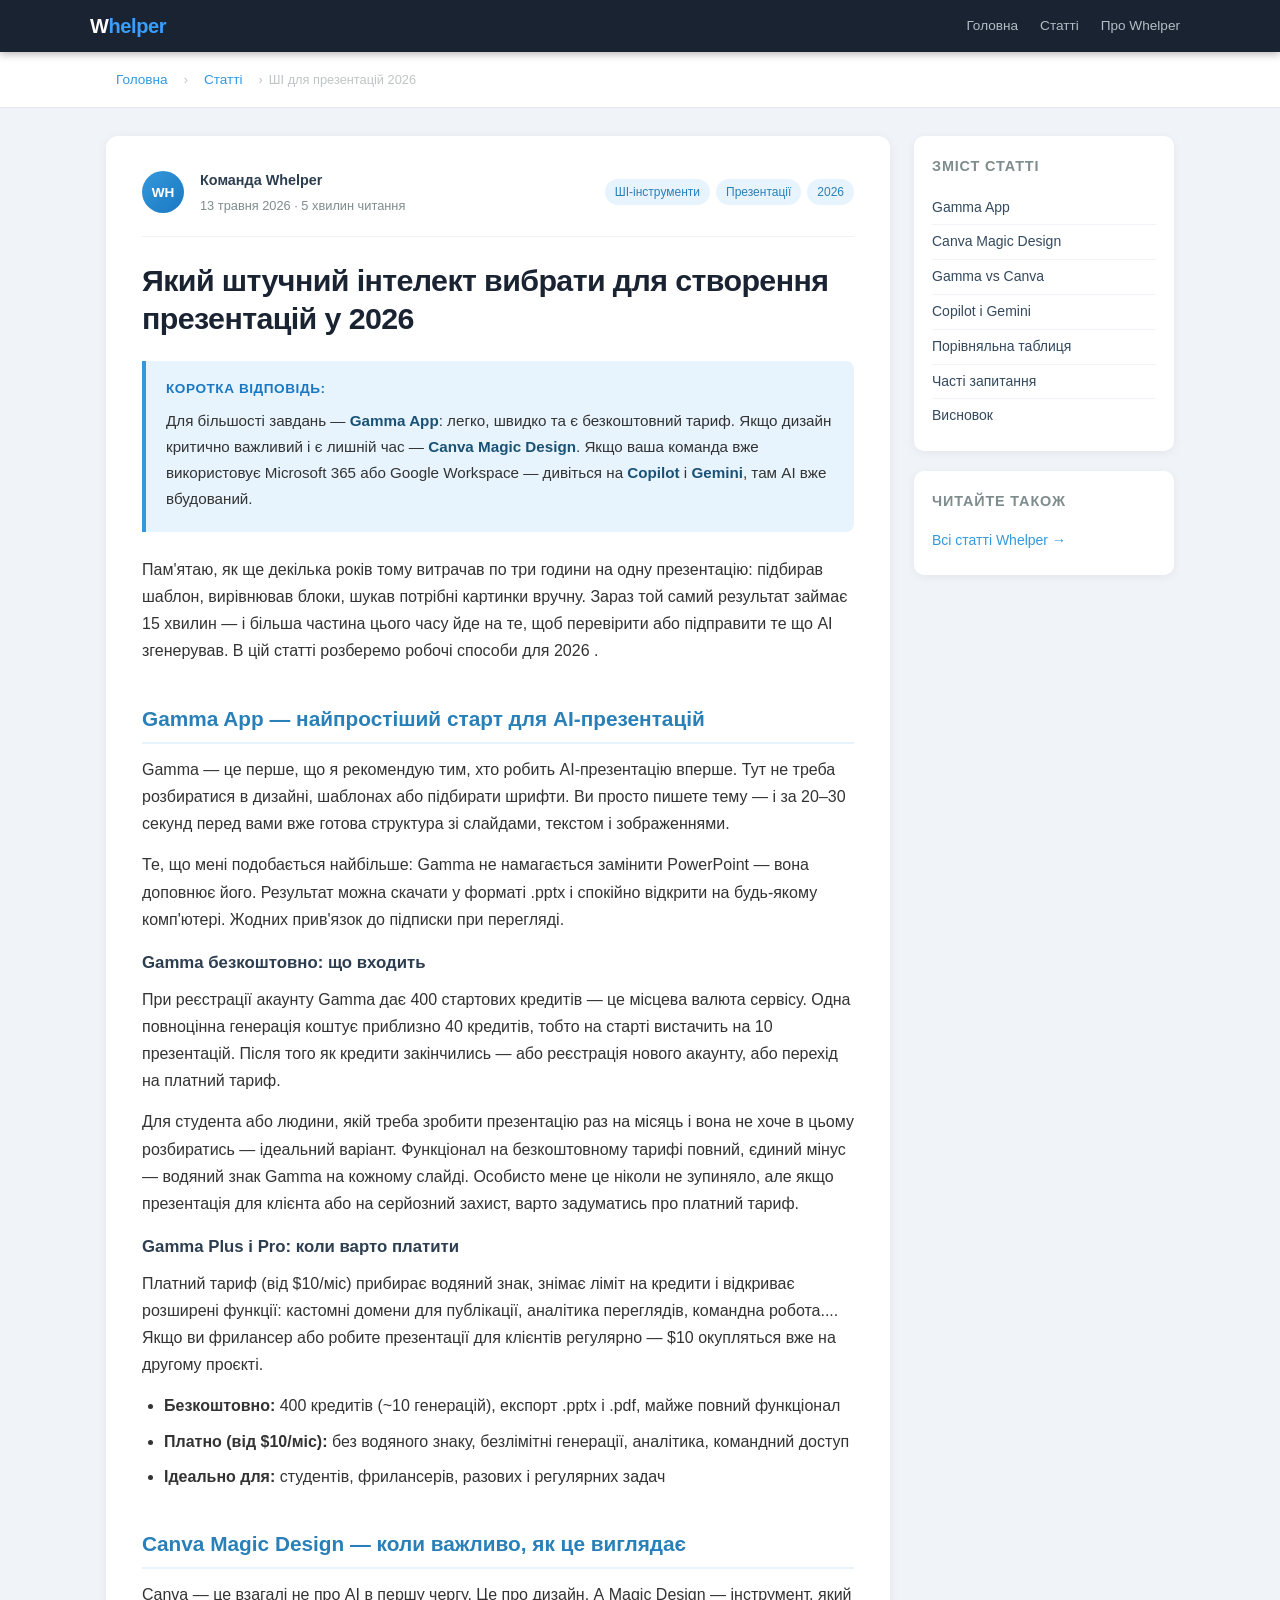
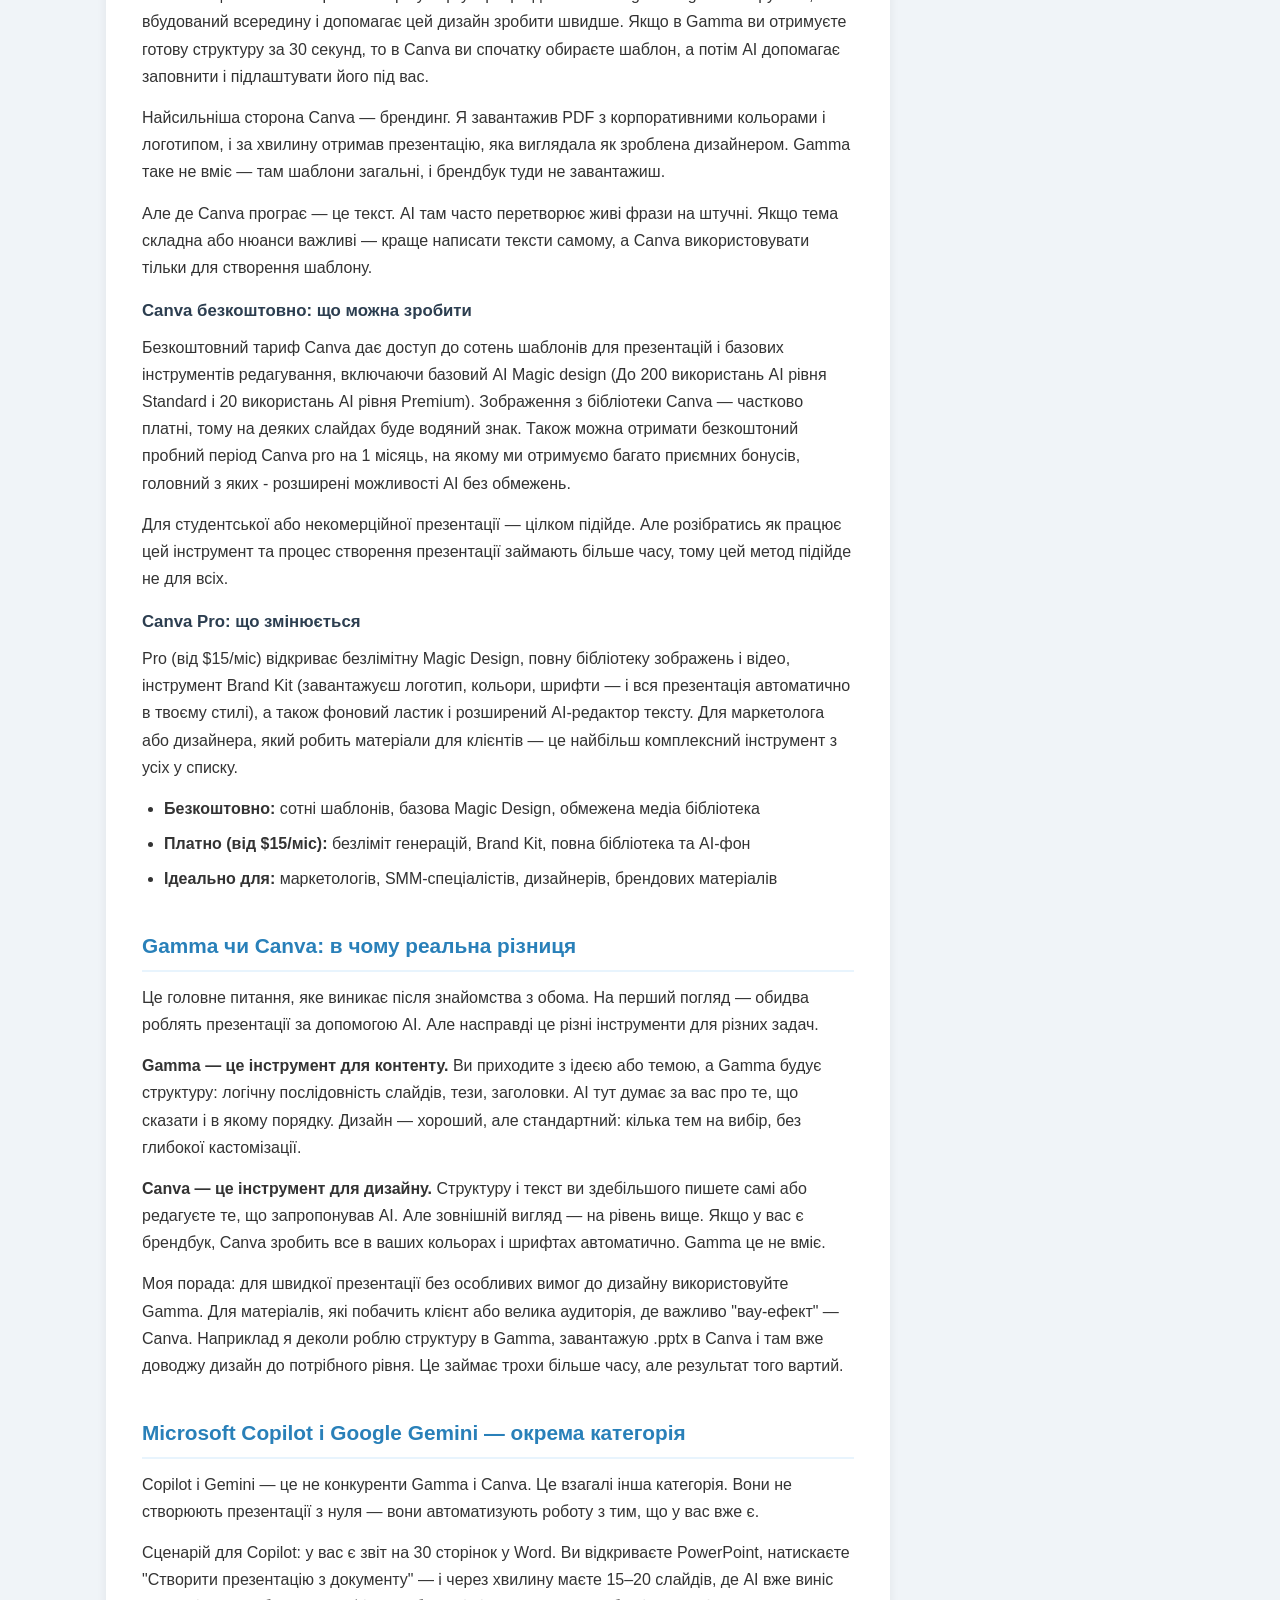
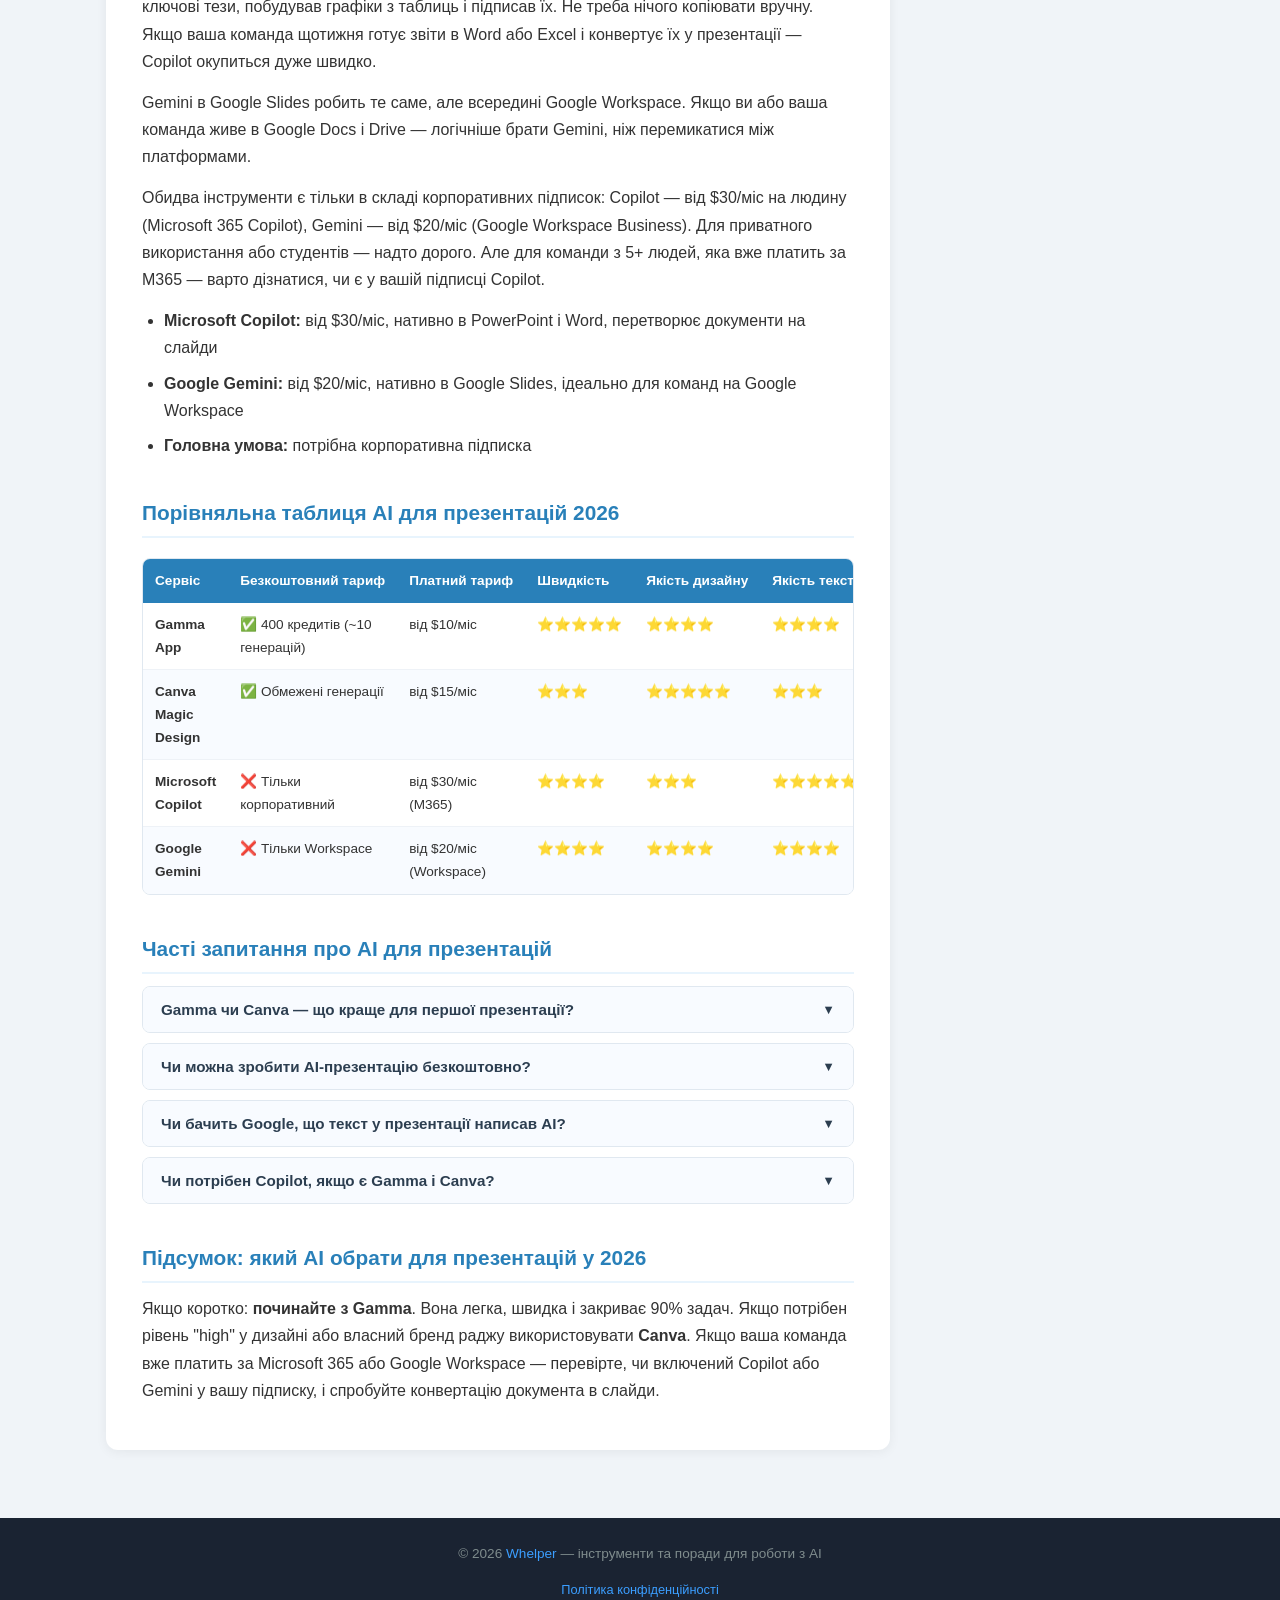
<file: whelper-ai-prezentatsii-2026.html>
<!DOCTYPE html>
<html lang="uk">
<head>
  <meta charset="UTF-8">
  <meta name="viewport" content="width=device-width, initial-scale=1.0">

  <!-- ═══ SEO: Title & Meta ═══ -->
  <title>Найкращий ШІ для презентацій 2026 — Огляд Gamma, Canva, Copilot | Whelper</title>
  <meta name="description" content="Порівняльний огляд найкращих AI для створення презентацій у 2026 році: Gamma, Canva Magic Design, Microsoft Copilot. Таблиця, лайфхаки та поради для студентів і бізнесу.">

  <!-- ═══ SEO: Canonical ═══ -->
  <link rel="canonical" href="https://whelper.me/articles/najkrashchyj-shi-dlya-prezentatsij-2026">

  <!-- ═══ Open Graph (соцмережі) ═══ -->
  <meta property="og:type" content="article">
  <meta property="og:title" content="Найкращий AI для презентацій 2026 — Огляд Gamma, Canva, Copilot">
  <meta property="og:description" content="Порівняльний огляд найкращих ШІ для створення презентацій у 2026 році: Gamma, Canva Magic Design, Microsoft Copilot. Таблиця, лайфхаки та поради.">
  <meta property="og:url" content="https://whelper.me/articles/najkrashchyj-shi-dlya-prezentatsij-2026">
  <meta property="og:site_name" content="Whelper">
  <meta property="og:locale" content="uk_UA">
  <meta property="article:published_time" content="2026-05-13T10:00:00+03:00">
  <meta property="article:modified_time" content="2026-05-13T10:00:00+03:00">
  <meta property="article:author" content="https://whelper.me/author/whelper-team">
  <meta property="article:section" content="Штучний інтелект">
  <meta property="article:tag" content="AI для презентацій">
  <meta property="article:tag" content="Gamma App">
  <meta property="article:tag" content="Canva">
  <meta property="article:tag" content="Microsoft Copilot">

  <!-- ═══ Twitter Card ═══ -->
  <meta name="twitter:card" content="summary_large_image">
  <meta name="twitter:title" content="Найкращий AI для презентацій 2026 | Whelper">
  <meta name="twitter:description" content="Порівняльний огляд Gamma, Canva Magic Design, Microsoft Copilot — який ШІ обрати у 2026 році?">
  <meta name="twitter:site" content="@whelper_ua">

  <!-- ═══ Schema Markup (JSON-LD) ═══ -->
  <script type="application/ld+json">
  {
    "@context": "https://schema.org",
    "@graph": [
      {
        "@type": "Article",
        "@id": "https://whelper.me/articles/najkrashchyj-shi-dlya-prezentatsij-2026#article",
        "headline": "Найкращий штучний інтелект для створення презентацій у 2026 році",
        "description": "Порівняльний огляд найкращих AI для створення презентацій у 2026 році: Gamma, Canva Magic Design, Microsoft Copilot.",
        "datePublished": "2026-05-13T10:00:00+03:00",
        "dateModified": "2026-05-13T10:00:00+03:00",
        "author": {
          "@type": "Organization",
          "name": "Whelper",
          "url": "https://whelper.me"
        },
        "publisher": {
          "@type": "Organization",
          "name": "Whelper",
          "url": "https://whelper.me",
          "logo": {
            "@type": "ImageObject",
            "url": "https://whelper.me/logo.png"
          }
        },
        "mainEntityOfPage": {
          "@type": "WebPage",
          "@id": "https://whelper.me/articles/najkrashchyj-shi-dlya-prezentatsij-2026"
        },
        "inLanguage": "uk",
        "keywords": ["AI для презентацій", "Gamma App", "Canva AI", "Microsoft Copilot", "штучний інтелект 2026"]
      },
      {
        "@type": "BreadcrumbList",
        "itemListElement": [
          {
            "@type": "ListItem",
            "position": 1,
            "name": "Головна",
            "item": "https://whelper.me"
          },
          {
            "@type": "ListItem",
            "position": 2,
            "name": "Статті",
            "item": "https://whelper.me/articles"
          },
          {
            "@type": "ListItem",
            "position": 3,
            "name": "Найкращий AI для презентацій 2026",
            "item": "https://whelper.me/articles/najkrashchyj-shi-dlya-prezentatsij-2026"
          }
        ]
      },
      {
        "@type": "FAQPage",
        "mainEntity": [
          {
            "@type": "Question",
            "name": "Gamma чи Canva — що краще для першої презентації?",
            "acceptedAnswer": {
              "@type": "Answer",
              "text": "Для першої — Gamma. Вона простіша, швидша і не вимагає навичок дизайну. Ви отримуєте готову структуру за 30 секунд. Canva дає кращий результат, але потребує більше часу на налаштування шаблонів і редагування тексту."
            }
          },
          {
            "@type": "Question",
            "name": "Чи можна зробити AI-презентацію безкоштовно?",
            "acceptedAnswer": {
              "@type": "Answer",
              "text": "Так. Gamma дає 400 стартових кредитів (~10 презентацій) без карткових даних. Canva має безкоштовний тариф з обмеженими генераціями і бібліотекою медіа. Для разових задач цього вистачає."
            }
          },
          {
            "@type": "Question",
            "name": "Чи підтримують ці сервіси українську мову?",
            "acceptedAnswer": {
              "@type": "Answer",
              "text": "Gamma і Canva підтримують українську добре — і в інтерфейсі, і в генерованому тексті. Microsoft Copilot розуміє українські запити, але іноді відповідає з граматичними похибками. Gemini з українською працює стабільніше за Copilot."
            }
          },
          {
            "@type": "Question",
            "name": "Чи потрібен Copilot, якщо є Gamma і Canva?",
            "acceptedAnswer": {
              "@type": "Answer",
              "text": "Copilot і Gemini не конкурують з Gamma і Canva — вони для іншого сценарію. Якщо треба перетворити готовий Word-документ або Excel-звіт на слайди — Copilot зробить це швидше і точніше. Якщо починаєте з нуля — Gamma або Canva зручніші."
            }
          }
        ]
      }
    ]
  }
  </script>

  <style>
    /* ─── Базові стилі ─── */
    *, *::before, *::after { box-sizing: border-box; margin: 0; padding: 0; }
    html { overflow-x: hidden; }
    body {
      font-family: 'Segoe UI', Tahoma, Geneva, Verdana, sans-serif;
      line-height: 1.7;
      color: #333;
      background-color: #f0f4f8;
      overflow-x: hidden;
      width: 100%;
    }

    /* ─── Шапка / Header ─── */
    .site-header {
      background-color: #1a2332;
      padding: 0 16px;
      position: sticky;
      top: 0;
      z-index: 100;
      box-shadow: 0 2px 8px rgba(0,0,0,0.3);
      width: 100%;
    }
    .header-inner {
      max-width: 1100px;
      margin: 0 auto;
      display: flex;
      align-items: center;
      justify-content: space-between;
      height: 52px;
      gap: 12px;
    }
    .site-logo {
      font-size: 1.25rem;
      font-weight: 700;
      color: #fff;
      text-decoration: none;
      letter-spacing: -0.02em;
    }
    .site-logo span { color: #3b9eff; }
    nav { display: flex; gap: 2px; flex-shrink: 0; }
    nav a {
      color: #b0bec5;
      text-decoration: none;
      font-size: 0.85rem;
      padding: 6px 10px;
      border-radius: 6px;
      transition: color .2s, background .2s;
      white-space: nowrap;
    }
    nav a:hover { color: #fff; background: rgba(255,255,255,0.08); }

    /* ─── Breadcrumb ─── */
    .breadcrumb-wrap {
      background: #fff;
      border-bottom: 1px solid #e5e9ef;
    }
    .breadcrumb {
      max-width: 1100px;
      margin: 0 auto;
      padding: 10px 16px;
      font-size: 0.8rem;
      color: #7f8c8d;
      display: flex;
      gap: 6px;
      align-items: center;
      flex-wrap: wrap;
      overflow: hidden;
    }
    .breadcrumb a { color: #3498db; text-decoration: none; }
    .breadcrumb a:hover { text-decoration: underline; }
    .breadcrumb span { opacity: .5; }

    /* ─── Основний layout ─── */
    .page-wrap {
      max-width: 1100px;
      margin: 0 auto;
      padding: 28px 16px;
      display: grid;
      grid-template-columns: minmax(0, 1fr) 260px;
      gap: 24px;
      align-items: start;
      width: 100%;
    }
    /* Критично: без min-width:0 flex/grid-дитина може виходити за межі */
    .page-wrap > * { min-width: 0; }

    /* ─── Контент статті ─── */
    .content {
      background: #fff;
      padding: 32px 36px;
      border-radius: 12px;
      box-shadow: 0 2px 12px rgba(0,0,0,0.06);
      min-width: 0;
      overflow-wrap: break-word;
      word-wrap: break-word;
    }

    /* ─── Мета статті ─── */
    .article-meta {
      display: flex;
      align-items: center;
      gap: 16px;
      margin-bottom: 24px;
      padding-bottom: 20px;
      border-bottom: 1px solid #eef2f7;
      flex-wrap: wrap;
    }
    .author-avatar {
      width: 42px; height: 42px;
      border-radius: 50%;
      background: linear-gradient(135deg, #3498db, #1a78c2);
      display: flex; align-items: center; justify-content: center;
      color: #fff; font-weight: 700; font-size: 0.85rem;
      flex-shrink: 0;
    }
    .author-info { flex: 1; }
    .author-name { font-size: 0.9rem; font-weight: 600; color: #2c3e50; }
    .article-date { font-size: 0.8rem; color: #7f8c8d; margin-top: 2px; }
    .meta-tags { display: flex; gap: 6px; flex-wrap: wrap; margin-left: auto; }
    .meta-tag {
      font-size: 0.75rem;
      padding: 3px 10px;
      border-radius: 20px;
      background: #e8f4fd;
      color: #2980b9;
      font-weight: 500;
    }

    /* ─── Заголовки ─── */
    h1 {
      font-size: 1.9rem;
      color: #1a2332;
      line-height: 1.25;
      margin-bottom: 20px;
      letter-spacing: -0.02em;
    }
    h2 {
      font-size: 1.3rem;
      color: #2980b9;
      margin-top: 36px;
      margin-bottom: 12px;
      padding-bottom: 6px;
      border-bottom: 2px solid #e8f4fd;
    }
    h3 { font-size: 1.05rem; color: #2c3e50; margin: 16px 0 8px; }
    p { margin-bottom: 14px; }

    /* ─── Highlight box ─── */
    .highlight-box {
      background: #e8f4fd;
      border-left: 4px solid #3498db;
      padding: 16px 20px;
      margin: 24px 0;
      border-radius: 0 8px 8px 0;
      font-size: 0.95rem;
    }
    .highlight-box > strong:first-child { display: block; margin-bottom: 8px; color: #1a78c2; font-size: 0.85rem; text-transform: uppercase; letter-spacing: .04em; }
    .highlight-box p strong, .highlight-box p b { display: inline; color: #1a5276; }

    /* ─── Списки ─── */
    ul, ol { margin: 10px 0 14px 22px; }
    li { margin-bottom: 8px; }

    /* ─── Таблиця ─── */
    .table-wrap {
      overflow-x: auto;
      margin: 20px 0;
      border-radius: 8px;
      border: 1px solid #e0e8f0;
      max-width: 100%;
      -webkit-overflow-scrolling: touch;
    }
    table { width: 100%; border-collapse: collapse; font-size: 0.85rem; min-width: 540px; }
    th {
      background: #2980b9;
      color: #fff;
      padding: 10px 12px;
      text-align: left;
      font-weight: 600;
      white-space: nowrap;
    }
    td { padding: 10px 12px; border-bottom: 1px solid #eef2f7; vertical-align: top; }
    tr:last-child td { border-bottom: none; }
    tr:nth-child(even) td { background: #f8fbff; }

    /* ─── FAQ ─── */
    .faq-item {
      border: 1px solid #e0e8f0;
      border-radius: 8px;
      margin-bottom: 10px;
      overflow: hidden;
    }
    .faq-question {
      width: 100%;
      text-align: left;
      padding: 14px 18px;
      background: #f8fbff;
      border: none;
      cursor: pointer;
      font-size: 0.95rem;
      font-weight: 600;
      color: #2c3e50;
      display: flex;
      justify-content: space-between;
      align-items: center;
      gap: 12px;
      transition: background .2s;
    }
    .faq-question:hover { background: #e8f4fd; }
    .faq-question .arrow { font-size: 0.8rem; transition: transform .25s; flex-shrink: 0; }
    .faq-answer {
      max-height: 0;
      overflow: hidden;
      transition: max-height .3s ease, padding .3s;
      padding: 0 18px;
      font-size: 0.9rem;
      color: #444;
      line-height: 1.65;
    }
    .faq-item.open .faq-answer { max-height: 300px; padding: 14px 18px; }
    .faq-item.open .arrow { transform: rotate(180deg); }

    /* ─── Сайдбар ─── */
    .sidebar {
      display: flex;
      flex-direction: column;
      gap: 20px;
      position: sticky;
      top: 68px;
      min-width: 0;
    }
    .sidebar-card {
      background: #fff;
      border-radius: 10px;
      padding: 18px;
      box-shadow: 0 2px 10px rgba(0,0,0,0.06);
      min-width: 0;
      overflow: hidden;
    }
    .sidebar-card h3 {
      font-size: 0.9rem;
      text-transform: uppercase;
      letter-spacing: .06em;
      color: #7f8c8d;
      margin-bottom: 12px;
      margin-top: 0;
    }
    .toc-list { list-style: none; margin: 0; padding: 0; }
    .toc-list li { margin-bottom: 0; }
    .toc-list a {
      display: block;
      font-size: 0.875rem;
      color: #34495e;
      text-decoration: none;
      padding: 5px 0;
      border-bottom: 1px solid #f0f4f8;
      transition: color .2s;
    }
    .toc-list a:hover { color: #3498db; }
    .toc-list li:last-child a { border-bottom: none; }

    .related-list { list-style: none; margin: 0; padding: 0; }
    .related-list li { margin-bottom: 2px; }
    .related-list a {
      font-size: 0.875rem;
      color: #3498db;
      text-decoration: none;
      line-height: 1.5;
      display: block;
      padding: 4px 0;
      overflow-wrap: break-word;
      word-break: break-word;
    }
    .related-list a:hover { text-decoration: underline; }

    .tip-box {
      background: #fff8e1;
      border-left: 3px solid #f39c12;
      padding: 12px 14px;
      border-radius: 0 6px 6px 0;
      font-size: 0.875rem;
      color: #5d4e00;
      line-height: 1.55;
    }

    /* ─── Футер ─── */
    footer {
      background: #1a2332;
      color: #7f8c8d;
      text-align: center;
      padding: 24px 20px;
      font-size: 0.85rem;
      margin-top: 40px;
    }
    footer a { color: #3b9eff; text-decoration: none; }

    /* ─── Адаптив: маленький ноутбук / планшет ─── */
    @media (max-width: 1024px) {
      .page-wrap {
        grid-template-columns: minmax(0, 1fr) 220px;
        gap: 20px;
        padding: 20px 16px;
      }
      .content { padding: 28px 24px; }
      h1 { font-size: 1.65rem; }
    }

    /* ─── Адаптив: вузький ноутбук / великий телефон ─── */
    @media (max-width: 860px) {
      .page-wrap {
        grid-template-columns: 1fr;
        padding: 16px 12px;
      }
      .sidebar { order: -1; position: static; top: auto; }
      .content { padding: 24px 20px; }
      h1 { font-size: 1.45rem; }
      h2 { font-size: 1.2rem; }
    }

    /* ─── Адаптив: телефон ─── */
    @media (max-width: 600px) {
      .site-header { padding: 0 12px; }
      .header-inner { height: 48px; }
      nav a { font-size: 0.78rem; padding: 5px 7px; }
      .page-wrap { padding: 12px 10px; gap: 14px; }
      .content { padding: 18px 14px; border-radius: 8px; }
      h1 { font-size: 1.25rem; }
      h2 { font-size: 1.1rem; margin-top: 28px; }
      .article-meta { flex-direction: column; align-items: flex-start; gap: 10px; }
      .meta-tags { margin-left: 0; }
      .faq-question { font-size: 0.875rem; padding: 12px 14px; }
      ul, ol { margin-left: 16px; }
      .breadcrumb { font-size: 0.75rem; }
    }

    /* ─── Адаптив: дуже маленький телефон ─── */
    @media (max-width: 380px) {
      nav a:last-child { display: none; }
      h1 { font-size: 1.15rem; }
      .content { padding: 14px 12px; }
    }
  </style>
</head>
<body>

<!-- ═══ Шапка ═══ -->
<header class="site-header" role="banner">
  <div class="header-inner">
    <a href="https://whelper.me" class="site-logo">W<span>helper</span></a>
    <nav aria-label="Основна навігація">
      <a href="https://whelper.me">Головна</a>
      <a href="https://whelper.me/articles" aria-current="false">Статті</a>
      <a href="https://whelper.me/about">Про Whelper</a>
    </nav>
  </div>
</header>

<!-- ═══ Breadcrumb ═══ -->
<div class="breadcrumb-wrap">
  <nav class="breadcrumb" aria-label="Хлібні крихти">
    <a href="https://whelper.me">Головна</a>
    <span aria-hidden="true">›</span>
    <a href="https://whelper.me/articles">Статті</a>
    <span aria-hidden="true">›</span>
    <span aria-current="page">ШІ для презентацій 2026</span>
  </nav>
</div>

<!-- ═══ Основний контент ═══ -->
<div class="page-wrap">

  <!-- Стаття -->
  <main id="main-content">
    <article class="content" itemscope itemtype="https://schema.org/Article">

      <!-- Мета-інформація про автора -->
      <div class="article-meta">
        <div class="author-avatar" aria-hidden="true">WH</div>
        <div class="author-info">
          <div class="author-name" itemprop="author" itemscope itemtype="https://schema.org/Organization">
            <span itemprop="name">Команда Whelper</span>
          </div>
          <div class="article-date">
            <time itemprop="datePublished" datetime="2026-05-13">13 травня 2026</time>
            · 5 хвилин читання
          </div>
        </div>
        <div class="meta-tags">
          <span class="meta-tag">ШІ-інструменти</span>
          <span class="meta-tag">Презентації</span>
          <span class="meta-tag">2026</span>
        </div>
      </div>

      <!-- H1 -->
      <h1 itemprop="headline">Який штучний інтелект вибрати для створення презентацій у 2026</h1>

      <!-- Featured Snippet block -->
      <div class="highlight-box" role="note" aria-label="Коротка відповідь">
        <strong>Коротка відповідь:</strong>
        <p style="margin:8px 0 4px;">Для більшості завдань — <b>Gamma App</b>: легко, швидко та є безкоштовний тариф. Якщо дизайн критично важливий і є лишній час — <b>Canva Magic Design</b>. Якщо ваша команда вже використовує Microsoft 365 або Google Workspace — дивіться на <b>Copilot</b> і <b>Gemini</b>, там AI вже вбудований.</p>
      </div>

      <p>Пам'ятаю, як ще декілька років тому витрачав по три години на одну презентацію: підбирав шаблон, вирівнював блоки, шукав потрібні картинки вручну. Зараз той самий результат займає 15 хвилин — і більша частина цього часу йде на те, щоб перевірити або підправити те що AI згенерував. В цій статті розберемо робочі способи для 2026 .</p>

      <!-- ══════════════════════════════════════════════ -->
      <!-- GAMMA APP                                      -->
      <!-- ══════════════════════════════════════════════ -->
      <h2 id="gamma">Gamma App — найпростіший старт для AI-презентацій</h2>

      <p>Gamma — це перше, що я рекомендую тим, хто робить AI-презентацію вперше. Тут не треба розбиратися в дизайні, шаблонах або підбирати шрифти. Ви просто пишете тему — і за 20–30 секунд перед вами вже готова структура зі слайдами, текстом і зображеннями.</p>
      <p>Те, що мені подобається найбільше: Gamma не намагається замінити PowerPoint — вона доповнює його. Результат можна скачати у форматі .pptx і спокійно відкрити на будь-якому комп'ютері. Жодних прив'язок до підписки при перегляді.</p>

      <h3 id="gamma-free">Gamma безкоштовно: що входить</h3>
      <p>При реєстрації акаунту Gamma дає 400 стартових кредитів — це місцева валюта сервісу. Одна повноцінна генерація коштує приблизно 40 кредитів, тобто на старті вистачить на 10 презентацій. Після того як кредити закінчились — або реєстрація нового акаунту, або перехід на платний тариф.</p>
      <p>Для студента або людини, якій треба зробити презентацію раз на місяць і вона не хоче в цьому розбиратись — ідеальний варіант. Функціонал на безкоштовному тарифі повний, єдиний мінус — водяний знак Gamma на кожному слайді. Особисто мене це ніколи не зупиняло, але якщо презентація для клієнта або на серйозний захист, варто задуматись про платний тариф. </p>

      <h3 id="gamma-paid">Gamma Plus і Pro: коли варто платити</h3>
      <p>Платний тариф (від $10/міс) прибирає водяний знак, знімає ліміт на кредити і відкриває розширені функції: кастомні домени для публікації, аналітика переглядів, командна робота.... Якщо ви фрилансер або робите презентації для клієнтів регулярно — $10 окупляться вже на другому проєкті.</p>
      <ul>
        <li><strong>Безкоштовно:</strong> 400 кредитів (~10 генерацій), експорт .pptx і .pdf, майже повний функціонал</li>
        <li><strong>Платно (від $10/міс):</strong> без водяного знаку, безлімітні генерації, аналітика, командний доступ</li>
        <li><strong>Ідеально для:</strong> студентів, фрилансерів, разових і регулярних задач</li>
      </ul>

      <!-- ══════════════════════════════════════════════ -->
      <!-- CANVA                                          -->
      <!-- ══════════════════════════════════════════════ -->
      <h2 id="canva">Canva Magic Design — коли важливо, як це виглядає</h2>

      <p>Canva — це взагалі не про AI в першу чергу. Це про дизайн. А Magic Design — інструмент, який вбудований всередину і допомагає цей дизайн зробити швидше. Якщо в Gamma ви отримуєте готову структуру за 30 секунд, то в Canva ви спочатку обираєте шаблон, а потім AI допомагає заповнити і підлаштувати його під вас.</p>
      <p>Найсильніша сторона Canva — брендинг. Я завантажив PDF з корпоративними кольорами і логотипом, і за хвилину отримав презентацію, яка виглядала як зроблена дизайнером. Gamma таке не вміє — там шаблони загальні, і брендбук туди не завантажиш.</p>
      <p>Але де Canva програє — це текст. AI там часто перетворює живі фрази на штучні. Якщо тема складна або нюанси важливі — краще написати тексти самому, а Canva використовувати тільки для створення шаблону.</p>

      <h3 id="canva-free">Canva безкоштовно: що можна зробити</h3>
      <p>Безкоштовний тариф Canva дає доступ до сотень шаблонів для презентацій і базових інструментів редагування, включаючи  базовий AI Magic design (До 200 використань AI рівня Standard і 20 використань AI рівня Premium). Зображення з бібліотеки Canva — частково платні, тому на деяких слайдах буде водяний знак. Також можна отримати безкоштоний пробний період Canva pro на 1 місяць, на якому ми отримуємо багато приємних бонусів, головний з яких - розширені можливості AI без обмежень.</p>
      <p>Для студентської або некомерційної презентації — цілком підійде. Але розібратись як працює цей інструмент та процес створення презентації займають більше часу, тому цей метод підійде не для всіх. </p>

      <h3 id="canva-paid">Canva Pro: що змінюється</h3>
      <p>Pro (від $15/міс) відкриває безлімітну Magic Design, повну бібліотеку зображень і відео, інструмент Brand Kit (завантажуєш логотип, кольори, шрифти — і вся презентація автоматично в твоєму стилі), а також фоновий ластик і розширений AI-редактор тексту. Для маркетолога або дизайнера, який робить матеріали для клієнтів — це найбільш комплексний інструмент з усіх у списку.</p>
      <ul>
        <li><strong>Безкоштовно:</strong> сотні шаблонів, базова Magic Design, обмежена медіа бібліотека</li>
        <li><strong>Платно (від $15/міс):</strong> безліміт генерацій, Brand Kit, повна бібліотека та AI-фон </li>
        <li><strong>Ідеально для:</strong> маркетологів, SMM-спеціалістів, дизайнерів, брендових матеріалів</li>
      </ul>

      <!-- ══════════════════════════════════════════════ -->
      <!-- GAMMA VS CANVA                                 -->
      <!-- ══════════════════════════════════════════════ -->
      <h2 id="gamma-vs-canva">Gamma чи Canva: в чому реальна різниця</h2>

      <p>Це головне питання, яке виникає після знайомства з обома. На перший погляд — обидва роблять презентації за допомогою AI. Але насправді це різні інструменти для різних задач.</p>

      <p><strong>Gamma — це інструмент для контенту.</strong> Ви приходите з ідеєю або темою, а Gamma будує структуру: логічну послідовність слайдів, тези, заголовки. AI тут думає за вас про те, що сказати і в якому порядку. Дизайн — хороший, але стандартний: кілька тем на вибір, без глибокої кастомізації.</p>

      <p><strong>Canva — це інструмент для дизайну.</strong> Структуру і текст ви здебільшого пишете самі або редагуєте те, що запропонував AI. Але зовнішній вигляд — на рівень вище. Якщо у вас є брендбук, Canva зробить все в ваших кольорах і шрифтах автоматично. Gamma це не вміє.</p>

      <p>Моя порада: для швидкої презентації без особливих вимог до дизайну використовуйте Gamma. Для матеріалів, які побачить клієнт або велика аудиторія, де важливо "вау-ефект" — Canva. Наприклад я деколи роблю структуру в Gamma, завантажую .pptx в Canva і там вже доводжу дизайн до потрібного рівня. Це займає трохи більше часу, але результат того вартий.</p>

      <!-- ══════════════════════════════════════════════ -->
      <!-- COPILOT + GEMINI                               -->
      <!-- ══════════════════════════════════════════════ -->
      <h2 id="copilot">Microsoft Copilot і Google Gemini — окрема категорія</h2>

      <p>Copilot і Gemini — це не конкуренти Gamma і Canva. Це взагалі інша категорія. Вони не створюють презентації з нуля — вони автоматизують роботу з тим, що у вас вже є.</p>
      <p>Сценарій для Copilot: у вас є звіт на 30 сторінок у Word. Ви відкриваєте PowerPoint, натискаєте "Створити презентацію з документу" — і через хвилину маєте 15–20 слайдів, де AI вже виніс ключові тези, побудував графіки з таблиць і підписав їх. Не треба нічого копіювати вручну. Якщо ваша команда щотижня готує звіти в Word або Excel і конвертує їх у презентації — Copilot окупиться дуже швидко.</p>
      <p>Gemini в Google Slides робить те саме, але всередині Google Workspace. Якщо ви або ваша команда живе в Google Docs і Drive — логічніше брати Gemini, ніж перемикатися між платформами.</p>
      <p>Обидва інструменти є тільки в складі корпоративних підписок: Copilot — від $30/міс на людину (Microsoft 365 Copilot), Gemini — від $20/міс (Google Workspace Business). Для приватного використання або студентів — надто дорого. Але для команди з 5+ людей, яка вже платить за M365 — варто дізнатися, чи є у вашій підписці Copilot.</p>
      <ul>
        <li><strong>Microsoft Copilot:</strong> від $30/міс, нативно в PowerPoint і Word, перетворює документи на слайди</li>
        <li><strong>Google Gemini:</strong> від $20/міс, нативно в Google Slides, ідеально для команд на Google Workspace</li>
        <li><strong>Головна умова:</strong> потрібна корпоративна підписка </li>
      </ul>

      <!-- ─── Таблиця ─── -->
      <h2 id="table">Порівняльна таблиця AI для презентацій 2026</h2>
      <div class="table-wrap" role="region" aria-label="Порівняльна таблиця AI для презентацій">
        <table>
          <thead>
            <tr>
              <th scope="col">Сервіс</th>
              <th scope="col">Безкоштовний тариф</th>
              <th scope="col">Платний тариф</th>
              <th scope="col">Швидкість</th>
              <th scope="col">Якість дизайну</th>
              <th scope="col">Якість тексту</th>
              <th scope="col">Для кого</th>
            </tr>
          </thead>
          <tbody>
            <tr>
              <td><strong>Gamma App</strong></td>
              <td>✅ 400 кредитів (~10 генерацій)</td>
              <td>від $10/міс</td>
              <td>⭐⭐⭐⭐⭐</td>
              <td>⭐⭐⭐⭐</td>
              <td>⭐⭐⭐⭐</td>
              <td>Студенти, фрилансери</td>
            </tr>
            <tr>
              <td><strong>Canva Magic Design</strong></td>
              <td>✅ Обмежені генерації</td>
              <td>від $15/міс</td>
              <td>⭐⭐⭐</td>
              <td>⭐⭐⭐⭐⭐</td>
              <td>⭐⭐⭐</td>
              <td>Маркетологи, дизайнери</td>
            </tr>
            <tr>
              <td><strong>Microsoft Copilot</strong></td>
              <td>❌ Тільки корпоративний</td>
              <td>від $30/міс (M365)</td>
              <td>⭐⭐⭐⭐</td>
              <td>⭐⭐⭐</td>
              <td>⭐⭐⭐⭐⭐</td>
              <td>Корпоративні команди</td>
            </tr>
            <tr>
              <td><strong>Google Gemini</strong></td>
              <td>❌ Тільки Workspace</td>
              <td>від $20/міс (Workspace)</td>
              <td>⭐⭐⭐⭐</td>
              <td>⭐⭐⭐⭐</td>
              <td>⭐⭐⭐⭐</td>
              <td>Корпоративні команди</td>
            </tr>
          </tbody>
        </table>
      </div>

      <!-- ─── FAQ ─── -->
      <h2 id="faq">Часті запитання про AI для презентацій</h2>
      <div class="faq-list">

        <div class="faq-item">
          <button class="faq-question" aria-expanded="false" aria-controls="faq1">
            Gamma чи Canva — що краще для першої презентації?
            <span class="arrow" aria-hidden="true">▼</span>
          </button>
          <div class="faq-answer" id="faq1" role="region">
            Для першої — Gamma. Вона простіша, швидша і не вимагає навичок дизайну. Ви отримуєте готову структуру за 30 секунд. Canva дає кращий результат, але потребує більше часу на налаштування шаблонів і редагування тексту.
          </div>
        </div>

        <div class="faq-item">
          <button class="faq-question" aria-expanded="false" aria-controls="faq2">
            Чи можна зробити AI-презентацію безкоштовно?
            <span class="arrow" aria-hidden="true">▼</span>
          </button>
          <div class="faq-answer" id="faq2" role="region">
            Так. Gamma дає 400 стартових кредитів (~10 презентацій) без карткових даних. Canva має безкоштовний тариф з обмеженими генераціями і бібліотекою медіа. Для разових задач цього вистачає.
          </div>
        </div>

        <div class="faq-item">
          <button class="faq-question" aria-expanded="false" aria-controls="faq4">
            Чи бачить Google, що текст у презентації написав AI?
            <span class="arrow" aria-hidden="true">▼</span>
          </button>
          <div class="faq-answer" id="faq4" role="region">
            Це питання більше про статті і сайти, ніж про презентації — Google не індексує .pptx файли в пошуку. Але якщо ви публікуєте текст зі слайдів на сайті — варто додати власні спостереження і відредагувати шаблонні фрази. AI-текст без правок читається однотипно і знижує довіру аудиторії.
          </div>
        </div>

        <div class="faq-item">
          <button class="faq-question" aria-expanded="false" aria-controls="faq5">
            Чи потрібен Copilot, якщо є Gamma і Canva?
            <span class="arrow" aria-hidden="true">▼</span>
          </button>
          <div class="faq-answer" id="faq5" role="region">
            Залежить від ситуації. Copilot і Gemini не конкурують з Gamma і Canva — вони для іншого. Якщо вам треба перетворити готовий Word-документ або Excel-звіт на слайди — Copilot зробить це швидше і точніше. Якщо ж ви починаєте з нуля — Gamma або Canva зручніші.
          </div>
        </div>

      </div>

      <!-- ─── Висновок ─── -->
      <h2 id="conclusion">Підсумок: який AI обрати для презентацій у 2026</h2>
      <p>Якщо коротко: <strong>починайте з Gamma</strong>. Вона легка, швидка і закриває 90% задач. Якщо потрібен рівень "high" у дизайні або власний бренд раджу використовувати <strong>Canva</strong>. Якщо ваша команда вже платить за Microsoft 365 або Google Workspace — перевірте, чи включений Copilot або Gemini у вашу підписку, і спробуйте конвертацію документа в слайди.</p>

    </article>
  </main>

  <!-- Сайдбар -->
  <aside aria-label="Додаткова навігація">
    <div class="sidebar">

      <!-- Зміст -->
      <div class="sidebar-card">
        <h3>Зміст статті</h3>
        <ul class="toc-list">
          <li><a href="#gamma">Gamma App</a></li>
          <li><a href="#canva">Canva Magic Design</a></li>
          <li><a href="#gamma-vs-canva">Gamma vs Canva</a></li>
          <li><a href="#copilot">Copilot і Gemini</a></li>
          <li><a href="#table">Порівняльна таблиця</a></li>
          <li><a href="#faq">Часті запитання</a></li>
          <li><a href="#conclusion">Висновок</a></li>
        </ul>
      </div>

      <!-- Пов'язані статті -->
      <div class="sidebar-card">
        <h3>Читайте також</h3>
        <ul class="related-list">
          <li><a href="https://whelper.me/articles">Всі статті Whelper →</a></li>
        </ul>
      </div>

    </div>
  </aside>

</div>

<!-- ═══ Футер ═══ -->
<footer role="contentinfo">
  <p>© 2026 <a href="https://whelper.me">Whelper</a> — інструменти та поради для роботи з AI</p>
  <p style="margin-top:6px;font-size:0.8rem;">
    <a href="https://whelper.me/privacy">Політика конфіденційності</a>
  </p>
</footer>

<!-- ═══ JavaScript: FAQ accordion ═══ -->
<script>
  document.querySelectorAll('.faq-question').forEach(function(btn) {
    btn.addEventListener('click', function() {
      var item = this.closest('.faq-item');
      var isOpen = item.classList.contains('open');
      document.querySelectorAll('.faq-item.open').forEach(function(el) {
        el.classList.remove('open');
        el.querySelector('.faq-question').setAttribute('aria-expanded', 'false');
      });
      if (!isOpen) {
        item.classList.add('open');
        this.setAttribute('aria-expanded', 'true');
      }
    });
  });

  // Плавна прокрутка для Table of Contents
  document.querySelectorAll('a[href^="#"]').forEach(function(a) {
    a.addEventListener('click', function(e) {
      var target = document.querySelector(this.getAttribute('href'));
      if (target) {
        e.preventDefault();
        target.scrollIntoView({ behavior: 'smooth', block: 'start' });
      }
    });
  });
</script>

</body>
</html>
</file>
<file: cookie-banner.css>
/* ═══ Cookie Banner ═══ */
#cookie-banner {
  position: fixed;
  bottom: 24px;
  left: 50%;
  transform: translateX(-50%);
  width: calc(100% - 40px);
  max-width: 520px;
  background: #1a2332;
  border: 1px solid rgba(255,255,255,0.1);
  border-radius: 14px;
  box-shadow: 0 8px 32px rgba(0,0,0,0.35);
  padding: 20px 22px;
  z-index: 9999;
  animation: bannerSlideUp .35s ease;
}
#cookie-banner.hidden { display: none; }

@keyframes bannerSlideUp {
  from { opacity: 0; transform: translateX(-50%) translateY(20px); }
  to   { opacity: 1; transform: translateX(-50%) translateY(0); }
}

.cookie-banner-top {
  display: flex;
  align-items: flex-start;
  gap: 12px;
  margin-bottom: 14px;
}
.cookie-banner-icon {
  font-size: 1.4rem;
  flex-shrink: 0;
  margin-top: 1px;
}
.cookie-banner-text h3 {
  font-size: 0.92rem;
  font-weight: 700;
  color: #fff;
  margin-bottom: 5px;
  font-family: 'Segoe UI', Tahoma, Geneva, Verdana, sans-serif;
}
.cookie-banner-text p {
  font-size: 0.8rem;
  color: #8fa3b8;
  line-height: 1.55;
  font-family: 'Segoe UI', Tahoma, Geneva, Verdana, sans-serif;
}
.cookie-banner-text a {
  color: #3b9eff;
  text-decoration: none;
}
.cookie-banner-text a:hover { text-decoration: underline; }

/* Buttons row */
.cookie-banner-btns {
  display: flex;
  gap: 8px;
  flex-wrap: wrap;
}
.cookie-btn {
  font-family: 'Segoe UI', Tahoma, Geneva, Verdana, sans-serif;
  font-size: 0.8rem;
  font-weight: 600;
  padding: 8px 16px;
  border-radius: 8px;
  border: none;
  cursor: pointer;
  transition: background .18s, color .18s;
  white-space: nowrap;
}
.cookie-btn-accept {
  background: #3b9eff;
  color: #fff;
  flex: 1;
}
.cookie-btn-accept:hover { background: #2980d9; }

.cookie-btn-reject {
  background: rgba(255,255,255,0.07);
  color: #b0bec5;
  flex: 1;
}
.cookie-btn-reject:hover { background: rgba(255,255,255,0.13); color: #fff; }

.cookie-btn-settings {
  background: transparent;
  color: #5d7a99;
  border: 1px solid rgba(255,255,255,0.1);
  flex: 1;
}
.cookie-btn-settings:hover { color: #b0bec5; border-color: rgba(255,255,255,0.2); }

/* ═══ Settings modal ═══ */
#cookie-modal-overlay {
  position: fixed;
  inset: 0;
  background: rgba(0,0,0,0.6);
  z-index: 10000;
  display: flex;
  align-items: center;
  justify-content: center;
  padding: 20px;
  animation: fadeIn .2s ease;
}
#cookie-modal-overlay.hidden { display: none; }

@keyframes fadeIn {
  from { opacity: 0; }
  to   { opacity: 1; }
}

.cookie-modal {
  background: #1e2d40;
  border: 1px solid rgba(255,255,255,0.1);
  border-radius: 14px;
  width: 100%;
  max-width: 460px;
  box-shadow: 0 16px 48px rgba(0,0,0,0.5);
  animation: modalSlideUp .25s ease;
  overflow: hidden;
}

@keyframes modalSlideUp {
  from { opacity: 0; transform: translateY(16px); }
  to   { opacity: 1; transform: translateY(0); }
}

.cookie-modal-header {
  padding: 20px 22px 16px;
  border-bottom: 1px solid rgba(255,255,255,0.07);
  display: flex;
  align-items: center;
  justify-content: space-between;
}
.cookie-modal-header h3 {
  font-size: 0.98rem;
  font-weight: 700;
  color: #fff;
  font-family: 'Segoe UI', Tahoma, Geneva, Verdana, sans-serif;
}
.cookie-modal-close {
  background: none;
  border: none;
  color: #5d7a99;
  font-size: 1.2rem;
  cursor: pointer;
  padding: 2px 6px;
  border-radius: 4px;
  transition: color .18s;
}
.cookie-modal-close:hover { color: #fff; }

.cookie-modal-body { padding: 18px 22px; }

.cookie-toggle-row {
  display: flex;
  align-items: flex-start;
  justify-content: space-between;
  gap: 16px;
  padding: 14px 0;
  border-bottom: 1px solid rgba(255,255,255,0.06);
}
.cookie-toggle-row:last-child { border-bottom: none; }

.cookie-toggle-info h4 {
  font-size: 0.86rem;
  font-weight: 700;
  color: #e2e8f0;
  margin-bottom: 4px;
  font-family: 'Segoe UI', Tahoma, Geneva, Verdana, sans-serif;
}
.cookie-toggle-info p {
  font-size: 0.77rem;
  color: #8fa3b8;
  line-height: 1.5;
  font-family: 'Segoe UI', Tahoma, Geneva, Verdana, sans-serif;
}

/* Toggle switch */
.cookie-toggle {
  position: relative;
  width: 40px;
  height: 22px;
  flex-shrink: 0;
  margin-top: 2px;
}
.cookie-toggle input { opacity: 0; width: 0; height: 0; }
.cookie-toggle-slider {
  position: absolute;
  inset: 0;
  background: rgba(255,255,255,0.12);
  border-radius: 22px;
  cursor: pointer;
  transition: background .2s;
}
.cookie-toggle-slider::before {
  content: '';
  position: absolute;
  width: 16px;
  height: 16px;
  left: 3px;
  top: 3px;
  background: #fff;
  border-radius: 50%;
  transition: transform .2s;
}
.cookie-toggle input:checked + .cookie-toggle-slider { background: #3b9eff; }
.cookie-toggle input:checked + .cookie-toggle-slider::before { transform: translateX(18px); }
.cookie-toggle input:disabled + .cookie-toggle-slider { opacity: .5; cursor: not-allowed; }

.required-badge {
  font-size: 0.68rem;
  font-weight: 600;
  color: #5d7a99;
  background: rgba(255,255,255,0.06);
  padding: 2px 7px;
  border-radius: 4px;
  margin-top: 4px;
  display: inline-block;
}

.cookie-modal-footer {
  padding: 16px 22px;
  border-top: 1px solid rgba(255,255,255,0.07);
  display: flex;
  gap: 8px;
}
.cookie-modal-footer .cookie-btn { flex: 1; }

@media (max-width: 480px) {
  #cookie-banner { bottom: 12px; width: calc(100% - 24px); padding: 16px 16px; }
  .cookie-banner-btns { flex-direction: column; }
  .cookie-btn { flex: unset; width: 100%; text-align: center; }
}
</file>
